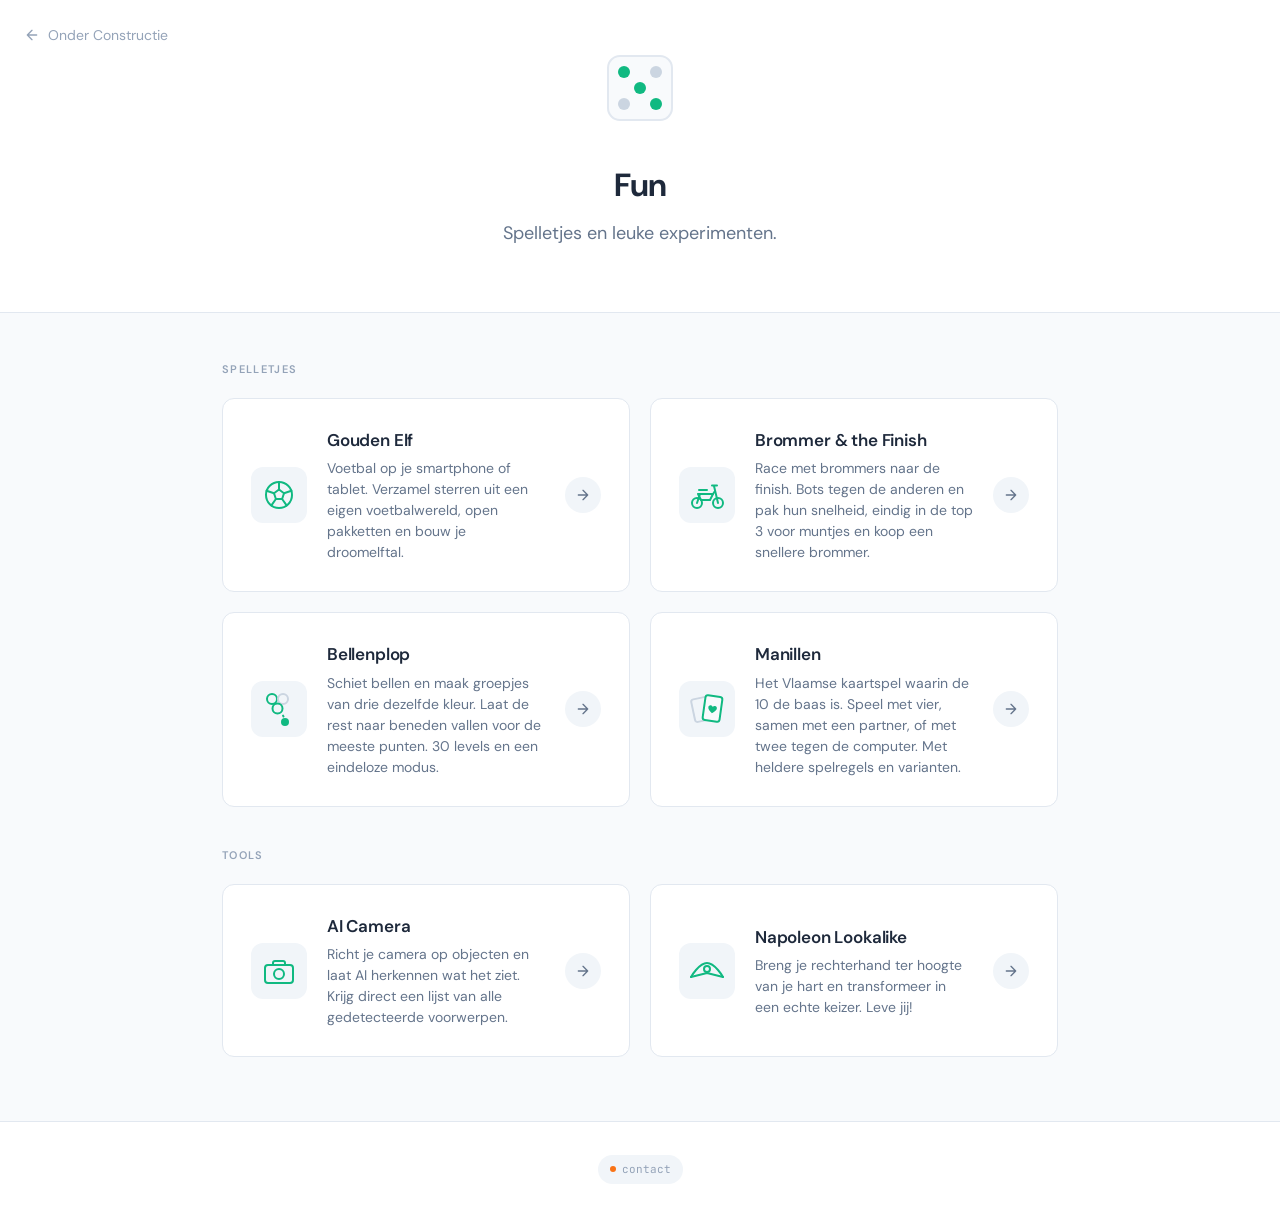
<file: index.html>
<!DOCTYPE html>
<html lang="nl">
<head>
    <meta charset="UTF-8">
    <meta name="viewport" content="width=device-width, initial-scale=1.0">
    <title>Fun – Onder Constructie</title>
    <link rel="icon" type="image/svg+xml" href="data:image/svg+xml,%3Csvg viewBox='0 0 40 40' fill='none' xmlns='http://www.w3.org/2000/svg'%3E%3Crect x='4' y='4' width='32' height='32' rx='6' fill='%23f8fafc' stroke='%23e2e8f0' stroke-width='1.5'/%3E%3Ccircle cx='12' cy='12' r='3' fill='%2310b981'/%3E%3Ccircle cx='28' cy='12' r='3' fill='%23cbd5e1'/%3E%3Ccircle cx='20' cy='20' r='3' fill='%2310b981'/%3E%3Ccircle cx='12' cy='28' r='3' fill='%23cbd5e1'/%3E%3Ccircle cx='28' cy='28' r='3' fill='%2310b981'/%3E%3C/svg%3E">
    <link href="https://fonts.googleapis.com/css2?family=DM+Sans:wght@400;500;600;700&family=JetBrains+Mono:wght@500&display=swap" rel="stylesheet">
    <style>
        :root {
            --slate-900: #0f172a;
            --slate-800: #1e293b;
            --slate-700: #334155;
            --slate-600: #475569;
            --slate-500: #64748b;
            --slate-400: #94a3b8;
            --slate-300: #cbd5e1;
            --slate-200: #e2e8f0;
            --slate-100: #f1f5f9;
            --slate-50: #f8fafc;
            --wit: #ffffff;
            --accent: #10b981;
            --accent-light: #d1fae5;
        }

        * {
            margin: 0;
            padding: 0;
            box-sizing: border-box;
        }

        body {
            font-family: 'DM Sans', system-ui, sans-serif;
            background: var(--slate-50);
            color: var(--slate-700);
            line-height: 1.6;
            min-height: 100vh;
            -webkit-font-smoothing: antialiased;
        }

        /* Header */
        .header {
            padding: 3rem 2rem 4rem;
            text-align: center;
            background: var(--wit);
            border-bottom: 1px solid var(--slate-200);
            position: relative;
        }

        .back-link {
            position: absolute;
            top: 1.5rem;
            left: 1.5rem;
            display: inline-flex;
            align-items: center;
            gap: 0.5rem;
            font-size: 0.875rem;
            color: var(--slate-400);
            text-decoration: none;
            transition: color 0.2s;
        }

        .back-link:hover {
            color: var(--accent);
        }

        .back-link svg {
            width: 16px;
            height: 16px;
        }

        .logo {
            display: inline-block;
            margin-bottom: 1.5rem;
        }

        .logo svg {
            width: 80px;
            height: 80px;
        }

        .site-title {
            font-size: 2rem;
            font-weight: 700;
            color: var(--slate-800);
            letter-spacing: -0.03em;
            margin-bottom: 0.5rem;
        }

        .site-subtitle {
            font-size: 1.125rem;
            color: var(--slate-500);
            max-width: 500px;
            margin: 0 auto;
        }

        /* Main */
        .main {
            max-width: 900px;
            margin: 0 auto;
            padding: 3rem 2rem 4rem;
        }

        .section-label {
            font-size: 0.6875rem;
            font-weight: 600;
            text-transform: uppercase;
            letter-spacing: 0.12em;
            color: var(--slate-400);
            margin-bottom: 1.25rem;
        }

        .projects + .section-label {
            margin-top: 2.5rem;
        }

        /* Project grid */
        .projects {
            display: grid;
            gap: 1.25rem;
            grid-template-columns: repeat(auto-fit, minmax(300px, 1fr));
        }

        .project-card {
            background: var(--wit);
            border-radius: 12px;
            padding: 1.75rem;
            display: grid;
            grid-template-columns: 56px 1fr auto;
            gap: 1.25rem;
            align-items: center;
            text-decoration: none;
            color: inherit;
            border: 1.5px solid var(--slate-200);
            transition: border-color 0.2s, box-shadow 0.2s, transform 0.2s;
        }

        .project-card:hover {
            border-color: var(--accent);
            box-shadow: 0 4px 12px rgba(0,0,0,0.06);
            transform: translateY(-2px);
        }

        .project-icon {
            width: 56px;
            height: 56px;
            background: var(--slate-100);
            border-radius: 12px;
            display: flex;
            align-items: center;
            justify-content: center;
            flex-shrink: 0;
            overflow: hidden;
        }

        .project-icon svg {
            width: 40px;
            height: 40px;
        }

        .project-content {
            min-width: 0;
        }

        .project-title {
            font-size: 1.0625rem;
            font-weight: 600;
            color: var(--slate-800);
            margin-bottom: 0.25rem;
            letter-spacing: -0.01em;
        }

        .project-desc {
            font-size: 0.875rem;
            color: var(--slate-500);
            line-height: 1.5;
        }

        .project-arrow {
            width: 36px;
            height: 36px;
            background: var(--slate-100);
            border-radius: 50%;
            display: flex;
            align-items: center;
            justify-content: center;
            flex-shrink: 0;
            transition: background 0.2s, transform 0.2s;
        }

        .project-card:hover .project-arrow {
            background: var(--accent);
            transform: translateX(2px);
        }

        .project-arrow svg {
            width: 16px;
            height: 16px;
            color: var(--slate-500);
            transition: color 0.2s;
        }

        .project-card:hover .project-arrow svg {
            color: var(--wit);
        }

        /* Footer */
        .footer {
            text-align: center;
            padding: 2rem;
            border-top: 1px solid var(--slate-200);
            background: var(--wit);
        }

        .footer-badge {
            display: inline-flex;
            align-items: center;
            gap: 0.375rem;
            font-family: 'JetBrains Mono', monospace;
            font-size: 0.6875rem;
            color: var(--slate-400);
            background: var(--slate-100);
            padding: 0.375rem 0.75rem;
            border-radius: 100px;
            transition: all 0.2s;
        }

        .footer-badge a {
            color: inherit;
            text-decoration: none;
        }

        .footer-badge .dot {
            width: 6px;
            height: 6px;
            background: #f97316;
            border-radius: 50%;
            transition: background 0.2s;
        }

        .footer-badge:hover .dot {
            background: var(--accent);
            animation: pulse 2s infinite;
        }

        .footer-badge:hover a {
            color: var(--slate-600);
        }

        @keyframes pulse {
            0%, 100% { opacity: 1; }
            50% { opacity: 0.4; }
        }

        /* Responsive */
        @media (max-width: 640px) {
            .header {
                padding: 2rem 1.5rem 3rem;
            }

            .site-title {
                font-size: 1.625rem;
            }

            .main {
                padding: 2rem 1.25rem 3rem;
            }

            .project-card {
                grid-template-columns: 48px 1fr;
                gap: 1rem;
                padding: 1.25rem;
            }

            .project-icon {
                width: 48px;
                height: 48px;
            }

            .project-icon svg {
                width: 32px;
                height: 32px;
            }

            .project-arrow {
                display: none;
            }
        }
    </style>
</head>
<body>
    <header class="header">
        <a href="https://onderconstructie.github.io/" class="back-link">
            <svg viewBox="0 0 24 24" fill="none" stroke="currentColor" stroke-width="2" stroke-linecap="round" stroke-linejoin="round">
                <path d="M19 12H5M12 19l-7-7 7-7"/>
            </svg>
            Onder Constructie
        </a>
        <div class="logo">
            <svg viewBox="0 0 80 80" fill="none" xmlns="http://www.w3.org/2000/svg">
                <rect x="8" y="8" width="64" height="64" rx="12" fill="#f8fafc" stroke="#e2e8f0" stroke-width="2"/>
                <circle cx="24" cy="24" r="6" fill="#10b981"/>
                <circle cx="56" cy="24" r="6" fill="#cbd5e1"/>
                <circle cx="40" cy="40" r="6" fill="#10b981"/>
                <circle cx="24" cy="56" r="6" fill="#cbd5e1"/>
                <circle cx="56" cy="56" r="6" fill="#10b981"/>
            </svg>
        </div>
        <h1 class="site-title">Fun</h1>
        <p class="site-subtitle">Spelletjes en leuke experimenten.</p>
    </header>

    <main class="main">
        <p class="section-label">Spelletjes</p>

        <div class="projects">
            <a href="voetbal/" class="project-card">
                <div class="project-icon">
                    <svg viewBox="0 0 40 40" fill="none" xmlns="http://www.w3.org/2000/svg">
                        <!-- Bal -->
                        <circle cx="20" cy="20" r="13" stroke="#10b981" stroke-width="2" fill="none"/>
                        <!-- Vijfhoek -->
                        <path d="M20 14.5L25 18.2L23.1 24H16.9L15 18.2Z" stroke="#10b981" stroke-width="2" fill="none" stroke-linejoin="round"/>
                        <path d="M20 14.5V7M25 18.2L32.4 15.8M23.1 24L27.6 30.4M16.9 24L12.4 30.4M15 18.2L7.6 15.8" stroke="#10b981" stroke-width="2" stroke-linecap="round"/>
                    </svg>
                </div>
                <div class="project-content">
                    <h3 class="project-title">Gouden Elf</h3>
                    <p class="project-desc">Voetbal op je smartphone of tablet. Verzamel sterren uit een eigen voetbalwereld, open pakketten en bouw je droomelftal.</p>
                </div>
                <div class="project-arrow">
                    <svg viewBox="0 0 24 24" fill="none" stroke="currentColor" stroke-width="2" stroke-linecap="round" stroke-linejoin="round">
                        <path d="M5 12h14M12 5l7 7-7 7"/>
                    </svg>
                </div>
            </a>

            <a href="brommer/" class="project-card">
                <div class="project-icon">
                    <svg viewBox="0 0 40 40" fill="none" xmlns="http://www.w3.org/2000/svg">
                        <!-- Wielen -->
                        <circle cx="10" cy="28" r="5" stroke="#10b981" stroke-width="2"/>
                        <circle cx="31" cy="28" r="5" stroke="#10b981" stroke-width="2"/>
                        <!-- Voorvork en stuur -->
                        <path d="M31 28L27 11M25 10.5h5" stroke="#10b981" stroke-width="2" stroke-linecap="round" stroke-linejoin="round"/>
                        <!-- Kap, motorblok en zadel -->
                        <path d="M11 19h15l-3 6h-9z" stroke="#10b981" stroke-width="2" stroke-linejoin="round"/>
                        <path d="M10 28l3-9M26 19l2-3M12 15h8" stroke="#10b981" stroke-width="2" stroke-linecap="round"/>
                    </svg>
                </div>
                <div class="project-content">
                    <h3 class="project-title">Brommer &amp; the Finish</h3>
                    <p class="project-desc">Race met brommers naar de finish. Bots tegen de anderen en pak hun snelheid, eindig in de top 3 voor muntjes en koop een snellere brommer.</p>
                </div>
                <div class="project-arrow">
                    <svg viewBox="0 0 24 24" fill="none" stroke="currentColor" stroke-width="2" stroke-linecap="round" stroke-linejoin="round">
                        <path d="M5 12h14M12 5l7 7-7 7"/>
                    </svg>
                </div>
            </a>

            <a href="bellenplop/" class="project-card">
                <div class="project-icon">
                    <svg viewBox="0 0 40 40" fill="none" xmlns="http://www.w3.org/2000/svg">
                        <!-- Bellen -->
                        <circle cx="13" cy="10" r="5" stroke="#10b981" stroke-width="2"/>
                        <circle cx="24" cy="10" r="5" stroke="#cbd5e1" stroke-width="2"/>
                        <circle cx="18.5" cy="19.5" r="5" stroke="#10b981" stroke-width="2"/>
                        <!-- Schot -->
                        <circle cx="26" cy="33" r="4" fill="#10b981"/>
                        <path d="M24.5 27.5l-1.5-3" stroke="#10b981" stroke-width="2" stroke-linecap="round" stroke-dasharray="1 3"/>
                    </svg>
                </div>
                <div class="project-content">
                    <h3 class="project-title">Bellenplop</h3>
                    <p class="project-desc">Schiet bellen en maak groepjes van drie dezelfde kleur. Laat de rest naar beneden vallen voor de meeste punten. 30 levels en een eindeloze modus.</p>
                </div>
                <div class="project-arrow">
                    <svg viewBox="0 0 24 24" fill="none" stroke="currentColor" stroke-width="2" stroke-linecap="round" stroke-linejoin="round">
                        <path d="M5 12h14M12 5l7 7-7 7"/>
                    </svg>
                </div>
            </a>

            <a href="manillen/" class="project-card">
                <div class="project-icon">
                    <svg viewBox="0 0 40 40" fill="none" xmlns="http://www.w3.org/2000/svg">
                        <!-- Kaart achteraan -->
                        <rect x="6" y="9" width="16" height="23" rx="2.5" transform="rotate(-12 14 20.5)" stroke="#cbd5e1" stroke-width="2"/>
                        <!-- Kaart vooraan met hartje -->
                        <rect x="17" y="7" width="17" height="25" rx="2.5" transform="rotate(8 25.5 19.5)" stroke="#10b981" stroke-width="2" fill="#f8fafc"/>
                        <path d="M25.6 24.2c-2.9-2.1-4.4-3.7-4.4-5.4 0-1.3 1-2.2 2.2-2.2.9 0 1.7.5 2.1 1.3.4-.8 1.2-1.3 2.1-1.3 1.2 0 2.2.9 2.2 2.2 0 1.7-1.5 3.3-4.2 5.4z" fill="#10b981" transform="rotate(8 25.5 19.5)"/>
                    </svg>
                </div>
                <div class="project-content">
                    <h3 class="project-title">Manillen</h3>
                    <p class="project-desc">Het Vlaamse kaartspel waarin de 10 de baas is. Speel met vier, samen met een partner, of met twee tegen de computer. Met heldere spelregels en varianten.</p>
                </div>
                <div class="project-arrow">
                    <svg viewBox="0 0 24 24" fill="none" stroke="currentColor" stroke-width="2" stroke-linecap="round" stroke-linejoin="round">
                        <path d="M5 12h14M12 5l7 7-7 7"/>
                    </svg>
                </div>
            </a>
        </div>

        <p class="section-label">Tools</p>

        <div class="projects">
            <a href="https://onderconstructie.github.io/camera/" class="project-card">
                <div class="project-icon">
                    <svg viewBox="0 0 40 40" fill="none" xmlns="http://www.w3.org/2000/svg">
                        <!-- Camera body -->
                        <rect x="6" y="14" width="28" height="18" rx="3" stroke="#10b981" stroke-width="2" fill="none"/>
                        <!-- Lens -->
                        <circle cx="20" cy="23" r="5" stroke="#10b981" stroke-width="2" fill="none"/>
                        <!-- Viewfinder -->
                        <path d="M14 14V12C14 11 15 10 16 10H24C25 10 26 11 26 12V14" stroke="#10b981" stroke-width="2" fill="none"/>
                    </svg>
                </div>
                <div class="project-content">
                    <h3 class="project-title">AI Camera</h3>
                    <p class="project-desc">Richt je camera op objecten en laat AI herkennen wat het ziet. Krijg direct een lijst van alle gedetecteerde voorwerpen.</p>
                </div>
                <div class="project-arrow">
                    <svg viewBox="0 0 24 24" fill="none" stroke="currentColor" stroke-width="2" stroke-linecap="round" stroke-linejoin="round">
                        <path d="M5 12h14M12 5l7 7-7 7"/>
                    </svg>
                </div>
            </a>

            <a href="https://onderconstructie.github.io/napoleon/" class="project-card">
                <div class="project-icon">
                    <svg viewBox="0 0 40 40" fill="none" xmlns="http://www.w3.org/2000/svg">
                        <!-- Steekhoed -->
                        <path d="M4 26 C4 26, 12 12, 20 12 C28 12, 36 26, 36 26" stroke="#10b981" stroke-width="2" fill="none" stroke-linecap="round" stroke-linejoin="round"/>
                        <path d="M4 26 L20 22 L36 26" stroke="#10b981" stroke-width="2" fill="none" stroke-linecap="round" stroke-linejoin="round"/>
                        <!-- Kokarde -->
                        <circle cx="20" cy="18" r="3" stroke="#10b981" stroke-width="2" fill="none"/>
                    </svg>
                </div>
                <div class="project-content">
                    <h3 class="project-title">Napoleon Lookalike</h3>
                    <p class="project-desc">Breng je rechterhand ter hoogte van je hart en transformeer in een echte keizer. Leve jij!</p>
                </div>
                <div class="project-arrow">
                    <svg viewBox="0 0 24 24" fill="none" stroke="currentColor" stroke-width="2" stroke-linecap="round" stroke-linejoin="round">
                        <path d="M5 12h14M12 5l7 7-7 7"/>
                    </svg>
                </div>
            </a>
        </div>

    </main>

    <footer class="footer">
        <div class="footer-badge">
            <span class="dot"></span>
            <a href="https://bit.ly/4azfO7S">contact</a>
        </div>
    </footer>
</body>
</html>
</file>
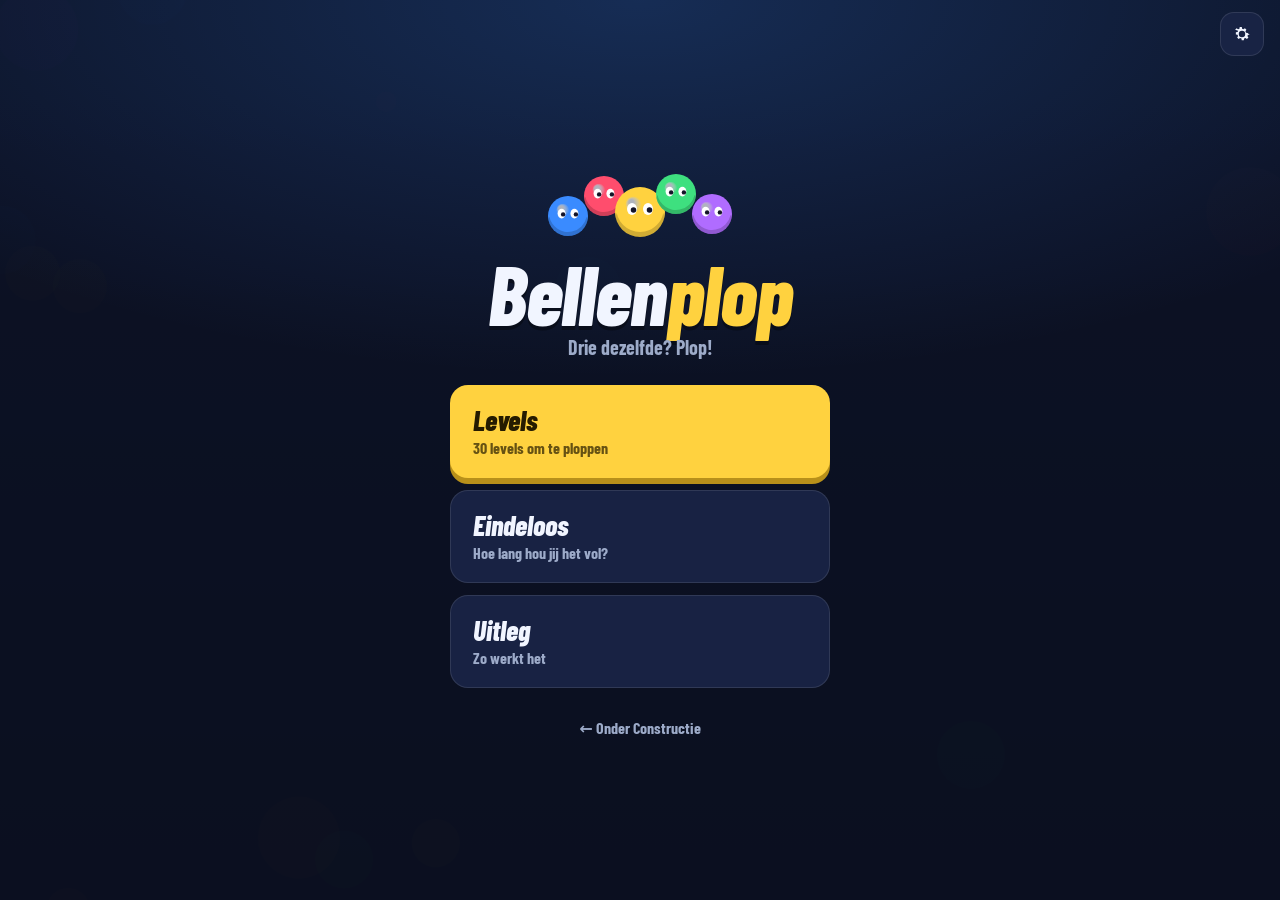
<file: bellenplop/index.html>
<!doctype html>
<html lang="nl">
<head>
  <meta charset="utf-8">
  <meta name="viewport" content="width=device-width, initial-scale=1, maximum-scale=1, user-scalable=no, viewport-fit=cover">
  <meta name="theme-color" content="#0b1020">
  <meta name="color-scheme" content="dark">
  <meta name="apple-mobile-web-app-capable" content="yes">
  <meta name="mobile-web-app-capable" content="yes">
  <meta name="apple-mobile-web-app-status-bar-style" content="black-translucent">
  <meta name="apple-mobile-web-app-title" content="Bellenplop">
  <meta name="description" content="Bellenplop: schiet bellen, maak groepjes van drie of meer van dezelfde kleur en laat de rest naar beneden vallen. 30 levels en een eindeloze modus.">
  <title>Bellenplop</title>
  <link rel="manifest" href="manifest.webmanifest">
  <link rel="icon" href="icons/icon.svg" type="image/svg+xml">
  <link rel="apple-touch-icon" href="icons/apple-touch-icon.png">
  <link rel="preload" href="fonts/bc-800i-latin.woff2" as="font" type="font/woff2" crossorigin>
  <link rel="preload" href="fonts/bc-800-latin.woff2" as="font" type="font/woff2" crossorigin>
  <link rel="stylesheet" href="css/style.css">
</head>
<body>
  <div id="app" class="is-menu">
    <canvas id="field" aria-label="Speelveld"></canvas>

    <div id="hud" hidden>
      <button class="icon-btn" id="btn-pause" aria-label="Pauze">
        <svg viewBox="0 0 24 24"><rect x="6" y="5" width="4" height="14" rx="1.5" fill="currentColor"/><rect x="14" y="5" width="4" height="14" rx="1.5" fill="currentColor"/></svg>
      </button>
      <div class="hud-mid">
        <b id="h-title">Level 1</b>
        <small id="h-sub">schoten 0</small>
      </div>
      <div class="hud-score"><b id="h-score">0</b><small>punten</small></div>
    </div>

    <div id="tip" hidden>
      <p id="tip-aim"><b>Sleep</b> om te mikken, <b>laat los</b> om te schieten.</p>
      <p>Drie dezelfde kleur raken elkaar? <b>Plop!</b> Tik op je bel om te wisselen.</p>
    </div>

    <main id="screens">
      <section class="screen" id="s-home">
        <div class="home-top">
          <button class="icon-btn" data-go="s-settings" aria-label="Instellingen">
            <svg viewBox="0 0 24 24"><path d="M12 8.5a3.5 3.5 0 1 0 0 7 3.5 3.5 0 0 0 0-7Zm8.4 4.6-1.9-.3a6.8 6.8 0 0 1-.6 1.5l1.1 1.6-1.6 1.6-1.6-1.1c-.5.3-1 .5-1.5.6l-.3 1.9h-2.3l-.3-1.9a6.8 6.8 0 0 1-1.5-.6l-1.6 1.1-1.6-1.6 1.1-1.6c-.3-.5-.5-1-.6-1.5l-1.9-.3v-2.3l1.9-.3c.1-.5.3-1 .6-1.5L4.5 7.4 6.1 5.8l1.6 1.1c.5-.3 1-.5 1.5-.6l.3-1.9h2.3l.3 1.9c.5.1 1 .3 1.5.6l1.6-1.1 1.6 1.6-1.1 1.6c.3.5.5 1 .6 1.5l1.9.3Z" fill="currentColor"/></svg>
          </button>
        </div>
        <div class="logo" aria-hidden="true">
          <canvas id="logo-cv" width="320" height="120"></canvas>
        </div>
        <h1 class="title">Bellen<span>plop</span></h1>
        <p class="tag">Drie dezelfde? Plop!</p>
        <div class="tiles">
          <button class="tile tile-main" data-go="s-levels">
            <span class="tile-title">Levels</span>
            <span class="tile-sub" id="home-levels">30 levels</span>
          </button>
          <button class="tile" id="btn-endless">
            <span class="tile-title">Eindeloos</span>
            <span class="tile-sub" id="home-endless">Hoe lang hou jij het vol?</span>
          </button>
          <button class="tile" data-go="s-help">
            <span class="tile-title">Uitleg</span>
            <span class="tile-sub">Zo werkt het</span>
          </button>
        </div>
        <footer class="home-foot"><a class="link-btn" href="../">← Onder Constructie</a></footer>
      </section>

      <section class="screen" id="s-levels" hidden>
        <header class="bar"><button class="icon-btn" data-go="s-home" aria-label="Terug"><svg viewBox="0 0 24 24"><path d="M15 4l-8 8 8 8" fill="none" stroke="currentColor" stroke-width="3" stroke-linecap="round" stroke-linejoin="round"/></svg></button><h2>Levels</h2><span class="bar-right" id="lv-stars">0 ★</span></header>
        <div class="level-grid" id="level-grid"></div>
      </section>

      <section class="screen" id="s-help" hidden>
        <header class="bar"><button class="icon-btn" data-go="s-home" aria-label="Terug"><svg viewBox="0 0 24 24"><path d="M15 4l-8 8 8 8" fill="none" stroke="currentColor" stroke-width="3" stroke-linecap="round" stroke-linejoin="round"/></svg></button><h2>Uitleg</h2><span class="bar-right"></span></header>
        <div class="help">
          <div class="help-item"><i class="dot c3"></i><div><b>Mikken en schieten</b><p>Sleep je vinger over het veld om te mikken. De stippellijn toont waar je bel blijft plakken. Laat los om te schieten. Tegen de zijkant kaatst de bel terug.</p></div></div>
          <div class="help-item"><i class="dot c0"></i><div><b>Drie dezelfde: plop</b><p>Raken drie of meer bellen van dezelfde kleur elkaar, dan ploppen ze.</p></div></div>
          <div class="help-item"><i class="dot c2"></i><div><b>Laat ze vallen</b><p>Bellen die nergens meer aan het plafond hangen, vallen naar beneden. Dat geeft de meeste punten. Ook grijze stenen vallen zo weg: ploppen kunnen ze niet.</p></div></div>
          <div class="help-item"><i class="dot c1"></i><div><b>Wisselen</b><p>Tik op je bel of op de volgende bel om ze om te wisselen.</p></div></div>
          <div class="help-item"><i class="dot c5"></i><div><b>Pas op voor het plafond</b><p>De gele stippen tonen hoeveel missers je nog mag. Zijn ze op, dan zakt het plafond een rij. In de eindeloze modus komt er na elke reeks schoten een nieuwe rij bij. Komt een bel over de stippellijn onderaan, dan is het voorbij.</p></div></div>
          <div class="help-item"><i class="dot c4"></i><div><b>Supersnoepjes</b><p>Laat je bellen vallen, dan loopt de ring rond je bel vol. Vol? Dan krijg je een <b>bom</b> die alles rondom wegblaast of een <b>regenboogbel</b> die de kleur aanneemt die het meest oplevert.</p></div></div>
          <div class="help-item"><i class="dot star">★</i><div><b>Sterren</b><p>Hoe minder schoten je nodig hebt, hoe meer sterren. In elk level zie je bovenaan hoeveel schoten je mag gebruiken voor drie sterren.</p></div></div>
        </div>
      </section>

      <section class="screen" id="s-settings" hidden>
        <header class="bar"><button class="icon-btn" data-go="s-home" aria-label="Terug"><svg viewBox="0 0 24 24"><path d="M15 4l-8 8 8 8" fill="none" stroke="currentColor" stroke-width="3" stroke-linecap="round" stroke-linejoin="round"/></svg></button><h2>Instellingen</h2><span class="bar-right"></span></header>
        <div class="settings">
          <label class="toggle"><span>Geluid</span><input type="checkbox" id="set-sound"><i></i></label>
          <label class="toggle"><span>Trillen</span><input type="checkbox" id="set-vibration"><i></i></label>
          <label class="toggle"><span>Vormpjes op de bellen<small>Handig als je sommige kleuren moeilijk uit elkaar houdt</small></span><input type="checkbox" id="set-shapes"><i></i></label>
          <button class="btn btn-ghost" id="btn-reset">Voortgang wissen</button>
        </div>
      </section>
    </main>

    <div id="overlays"></div>
  </div>
  <noscript><p style="color:#fff;padding:2rem;font-family:sans-serif">Bellenplop heeft JavaScript nodig.</p></noscript>
  <script type="module" src="js/main.js"></script>
</body>
</html>
</file>
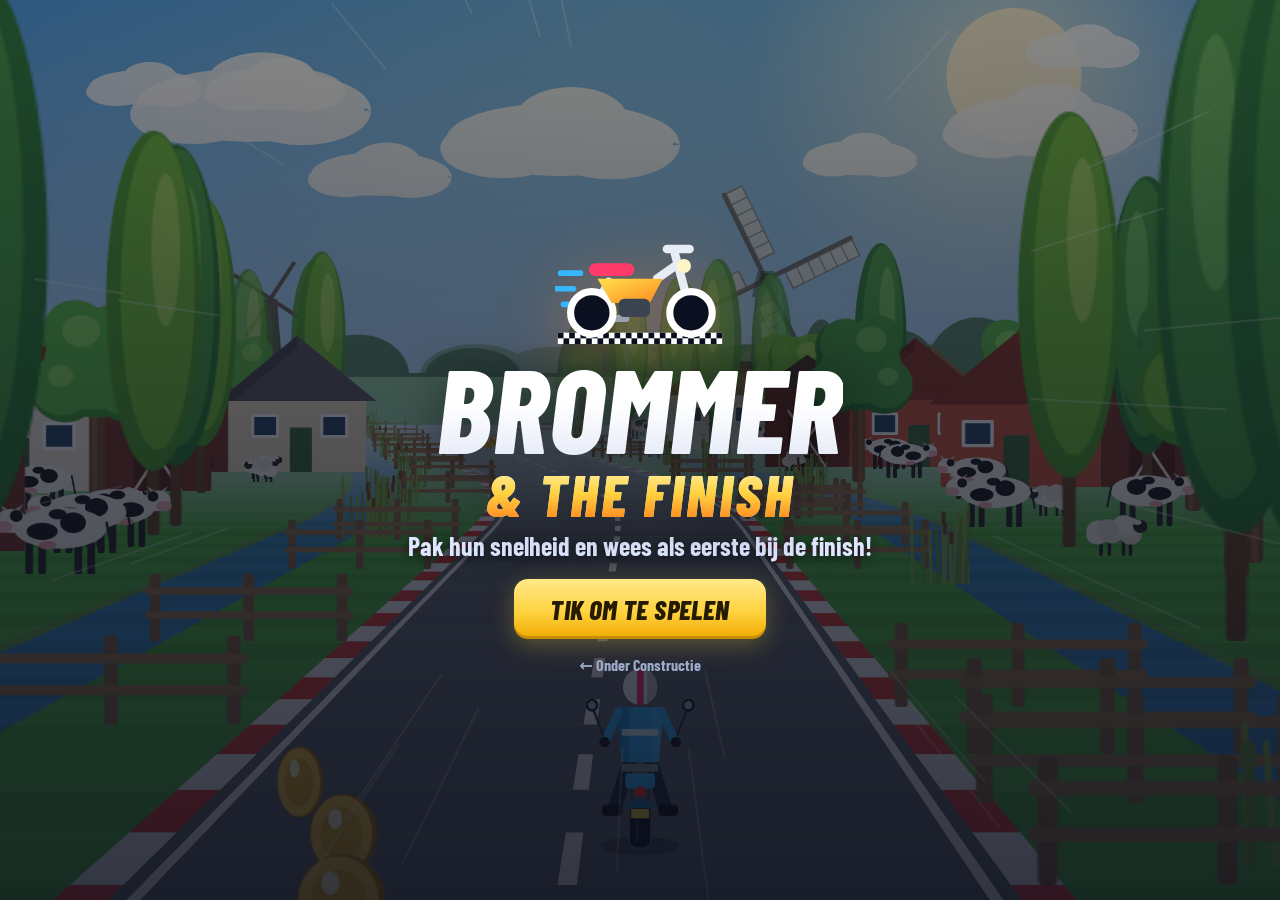
<file: brommer/index.html>
<!doctype html>
<html lang="nl">
<head>
  <meta charset="utf-8">
  <meta name="viewport" content="width=device-width, initial-scale=1, maximum-scale=1, user-scalable=no, viewport-fit=cover">
  <meta name="theme-color" content="#0b1020">
  <meta name="color-scheme" content="dark">
  <meta name="apple-mobile-web-app-capable" content="yes">
  <meta name="mobile-web-app-capable" content="yes">
  <meta name="apple-mobile-web-app-status-bar-style" content="black-translucent">
  <meta name="apple-mobile-web-app-title" content="Brommer">
  <meta name="description" content="Brommer &amp; the Finish: race met brommers naar de finish. Bots tegen de anderen en pak hun snelheid. Eindig in de top 3 voor muntjes en koop nieuwe brommers.">
  <title>Brommer &amp; the Finish</title>
  <link rel="manifest" href="manifest.webmanifest">
  <link rel="icon" href="icons/icon.svg" type="image/svg+xml">
  <link rel="apple-touch-icon" href="icons/apple-touch-icon.png">
  <link rel="preload" href="fonts/bc-800i-latin.woff2" as="font" type="font/woff2" crossorigin>
  <link rel="preload" href="fonts/bc-800-latin.woff2" as="font" type="font/woff2" crossorigin>
  <link rel="stylesheet" href="css/style.css">
</head>
<body>
  <div id="app" class="is-menu">
    <canvas id="road" aria-hidden="true"></canvas>
    <div id="menu-bg" aria-hidden="true"></div>

    <!-- Steering: hold the left or right half of the screen -->
    <div id="controls" hidden>
      <div class="zone zone-l" id="zone-l"><svg viewBox="0 0 24 24" aria-hidden="true"><path d="M15 4l-8 8 8 8" fill="none" stroke="currentColor" stroke-width="3" stroke-linecap="round" stroke-linejoin="round"/></svg></div>
      <div class="zone zone-r" id="zone-r"><svg viewBox="0 0 24 24" aria-hidden="true"><path d="M9 4l8 8-8 8" fill="none" stroke="currentColor" stroke-width="3" stroke-linecap="round" stroke-linejoin="round"/></svg></div>
    </div>

    <!-- In-race HUD -->
    <div id="hud" hidden>
      <div class="hud-tl">
        <div class="pos"><b id="h-pos">1e</b><small id="h-of">/8</small></div>
        <div class="speedo">
          <div class="kmh"><b id="h-kmh">0</b><small>km/u</small></div>
          <div class="stolen" id="h-stolen" title="Boost van gepakte snelheid">+0</div>
          <div class="turbo" title="Boost"><i id="h-turbo"></i></div>
        </div>
        <div class="lvl" id="level-tag">Level 1</div>
      </div>
      <div class="progress" aria-hidden="true"><div class="track" id="h-track"><span class="finish-flag"></span></div></div>
      <div class="hud-tr">
        <div class="hud-coins"><i class="coin"></i><b id="h-coins">0</b></div>
        <button class="hud-btn" id="btn-pause" aria-label="Pauze"><svg viewBox="0 0 24 24"><rect x="6" y="5" width="4" height="14" rx="1"/><rect x="14" y="5" width="4" height="14" rx="1"/></svg></button>
      </div>
      <button class="horn" id="btn-horn" aria-label="Toeter"><svg viewBox="0 0 40 32" aria-hidden="true"><circle cx="8" cy="16" r="7" fill="#2a2e35"/><path d="M14 13h9l13-9v24l-13-9h-9z" fill="currentColor"/><path d="M14 13h9v6h-9z" fill="#8b929c"/></svg><span>TOET</span></button>
      <button class="brake" id="btn-brake" aria-label="Rem"><svg viewBox="0 0 40 32" aria-hidden="true"><path d="M9 7l11 9 11-9M9 16l11 9 11-9" fill="none" stroke="currentColor" stroke-width="4.2" stroke-linecap="round" stroke-linejoin="round"/></svg><span>REM</span></button>
      <div id="countdown" aria-live="assertive"></div>
      <div id="banner" aria-live="polite"></div>
      <div id="warn" aria-hidden="true"><span>!</span></div>
    </div>

    <!-- Menu screens -->
    <main id="screens">
      <section class="screen" id="s-title">
        <div class="title-wrap">
          <div class="logo-mark" aria-hidden="true">
            <svg viewBox="0 0 120 84"><defs><linearGradient id="fr" x1="0" y1="0" x2="1" y2="1"><stop offset="0" stop-color="#ffe14d"/><stop offset="1" stop-color="#ff8a1f"/></linearGradient></defs><rect x="2" y="76" width="116" height="8" fill="#fff"/><rect x="2" y="76" width="4" height="4" fill="#0b1020"/><rect x="6" y="80" width="4" height="4" fill="#0b1020"/><rect x="10" y="76" width="4" height="4" fill="#0b1020"/><rect x="14" y="80" width="4" height="4" fill="#0b1020"/><rect x="18" y="76" width="4" height="4" fill="#0b1020"/><rect x="22" y="80" width="4" height="4" fill="#0b1020"/><rect x="26" y="76" width="4" height="4" fill="#0b1020"/><rect x="30" y="80" width="4" height="4" fill="#0b1020"/><rect x="34" y="76" width="4" height="4" fill="#0b1020"/><rect x="38" y="80" width="4" height="4" fill="#0b1020"/><rect x="42" y="76" width="4" height="4" fill="#0b1020"/><rect x="46" y="80" width="4" height="4" fill="#0b1020"/><rect x="50" y="76" width="4" height="4" fill="#0b1020"/><rect x="54" y="80" width="4" height="4" fill="#0b1020"/><rect x="58" y="76" width="4" height="4" fill="#0b1020"/><rect x="62" y="80" width="4" height="4" fill="#0b1020"/><rect x="66" y="76" width="4" height="4" fill="#0b1020"/><rect x="70" y="80" width="4" height="4" fill="#0b1020"/><rect x="74" y="76" width="4" height="4" fill="#0b1020"/><rect x="78" y="80" width="4" height="4" fill="#0b1020"/><rect x="82" y="76" width="4" height="4" fill="#0b1020"/><rect x="86" y="80" width="4" height="4" fill="#0b1020"/><rect x="90" y="76" width="4" height="4" fill="#0b1020"/><rect x="94" y="80" width="4" height="4" fill="#0b1020"/><rect x="98" y="76" width="4" height="4" fill="#0b1020"/><rect x="102" y="80" width="4" height="4" fill="#0b1020"/><rect x="106" y="76" width="4" height="4" fill="#0b1020"/><rect x="110" y="80" width="4" height="4" fill="#0b1020"/><rect x="114" y="76" width="4" height="4" fill="#0b1020"/><path d="M4 34h14M1 45h12M6 56h8" stroke="#35b6ff" stroke-width="4" stroke-linecap="round"/><path d="M50 66H14" stroke="#9aa3ad" stroke-width="5" stroke-linecap="round"/><path d="M26 62L38 40M72 38l14-10M96 62L84 18M79 17h16" fill="none" stroke="#e8edf5" stroke-width="6" stroke-linecap="round" stroke-linejoin="round"/><circle cx="26" cy="62" r="15" fill="#0b1020" stroke="#fff" stroke-width="5"/><circle cx="96" cy="62" r="15" fill="#0b1020" stroke="#fff" stroke-width="5"/><path d="M30 38h46l-9 17H40z" fill="url(#fr)"/><rect x="45" y="52" width="22" height="13" rx="4" fill="#3b4250"/><rect x="24" y="27" width="32" height="9" rx="4.5" fill="#ff3b6b"/><circle cx="91" cy="29" r="5" fill="#fff6c8"/></svg>
          </div>
          <h1 class="logo-text">BROMMER <span>&amp; THE FINISH</span></h1>
          <p class="tagline">Pak hun snelheid en wees als eerste bij de finish!</p>
          <button class="btn btn-primary btn-xl pulse" id="btn-start"><span>Tik om te spelen</span></button>
          <a class="back-home" href="../">← Onder Constructie</a>
        </div>
      </section>

      <section class="screen" id="s-home" hidden>
        <header class="topbar">
          <div class="tb-logo">BROMMER <span>&amp; THE FINISH</span></div>
          <div class="tb-right">
            <div class="coins" id="coins-home"><i class="coin"></i><b>0</b></div>
            <button class="icon-btn" id="btn-fullscreen" aria-label="Volledig scherm"><svg viewBox="0 0 24 24"><path d="M4 9V4h5M20 9V4h-5M4 15v5h5M20 15v5h-5" fill="none" stroke="currentColor" stroke-width="2.2" stroke-linecap="round"/></svg></button>
            <button class="icon-btn" data-go="s-settings" aria-label="Instellingen"><svg viewBox="0 0 24 24"><path d="M12 8.5a3.5 3.5 0 1 0 0 7 3.5 3.5 0 0 0 0-7zm8.4 5-.1-3 2-1.6-2-3.4-2.4.9a8 8 0 0 0-2.5-1.5L15 2h-4l-.4 2.5A8 8 0 0 0 8 6l-2.4-1-2 3.4 2 1.6a8 8 0 0 0 0 3l-2 1.6 2 3.4L8 18a8 8 0 0 0 2.6 1.5L11 22h4l.4-2.5A8 8 0 0 0 18 18l2.4.9 2-3.4z" fill="none" stroke="currentColor" stroke-width="1.7"/></svg></button>
          </div>
        </header>
        <div class="home-grid">
          <button class="tile tile-race" id="tile-race">
            <span class="tile-icon"><svg viewBox="0 0 48 48"><path d="M9 44V5" stroke="currentColor" stroke-width="3.6" stroke-linecap="round"/><path d="M11 7h28v20H11z" fill="#fff"/><path d="M11 7h7v5h-7zM25 7h7v5h-7zM18 12h7v5h-7zM32 12h7v5h-7zM11 17h7v5h-7zM25 17h7v5h-7zM18 22h7v5h-7zM32 22h7v5h-7z" fill="#1c0d00"/></svg></span>
            <span class="tile-cta">Rijden!</span>
            <span class="tile-kicker" id="race-level">Level 1</span>
            <span class="tile-title" id="race-title">Eerste ritje</span>
            <span class="tile-sub" id="race-world">De Polder</span>
          </button>
          <button class="tile tile-levels" data-go="s-levels">
            <span class="tile-icon"><svg viewBox="0 0 48 48"><path d="M6 38l10-12 8 7 8-14 10 19z" fill="currentColor"/><circle cx="36" cy="11" r="4" fill="currentColor"/></svg></span>
            <span class="tile-title">Levels</span>
            <span class="tile-sub">5 werelden en nog moeilijker</span>
          </button>
          <button class="tile tile-garage" data-go="s-garage">
            <canvas class="tile-moped" id="home-moped-cv" width="220" height="126" aria-hidden="true"></canvas>
            <span class="tile-title">Garage</span>
            <span class="tile-sub" id="home-moped">Snorretje</span>
            <span class="badge" id="garage-badge" hidden>€</span>
          </button>
          <button class="tile tile-help" data-go="s-help">
            <span class="tile-icon"><svg viewBox="0 0 48 48"><circle cx="24" cy="24" r="19" fill="none" stroke="currentColor" stroke-width="3"/><path d="M18.5 19a5.5 5.5 0 1 1 8 4.9c-1.6.8-2.5 2-2.5 3.6V29" fill="none" stroke="currentColor" stroke-width="3.2" stroke-linecap="round"/><circle cx="24" cy="35" r="2.2" fill="currentColor"/></svg></span>
            <span class="tile-title">Uitleg</span>
            <span class="tile-sub">Zo pak je hun snelheid</span>
          </button>
        </div>
        <footer class="home-foot"><a class="link-btn" href="../">← Onder Constructie</a></footer>
      </section>

      <section class="screen" id="s-levels" hidden></section>
      <section class="screen" id="s-garage" hidden></section>
      <section class="screen" id="s-help" hidden></section>
      <section class="screen" id="s-settings" hidden></section>
    </main>

    <div id="overlays"></div>
    <div id="toast" role="status"></div>
  </div>
  <noscript><p style="color:#fff;padding:2rem;font-family:sans-serif">Brommer &amp; the Finish heeft JavaScript nodig.</p></noscript>
  <script type="module" src="js/main.js"></script>
</body>
</html>
</file>
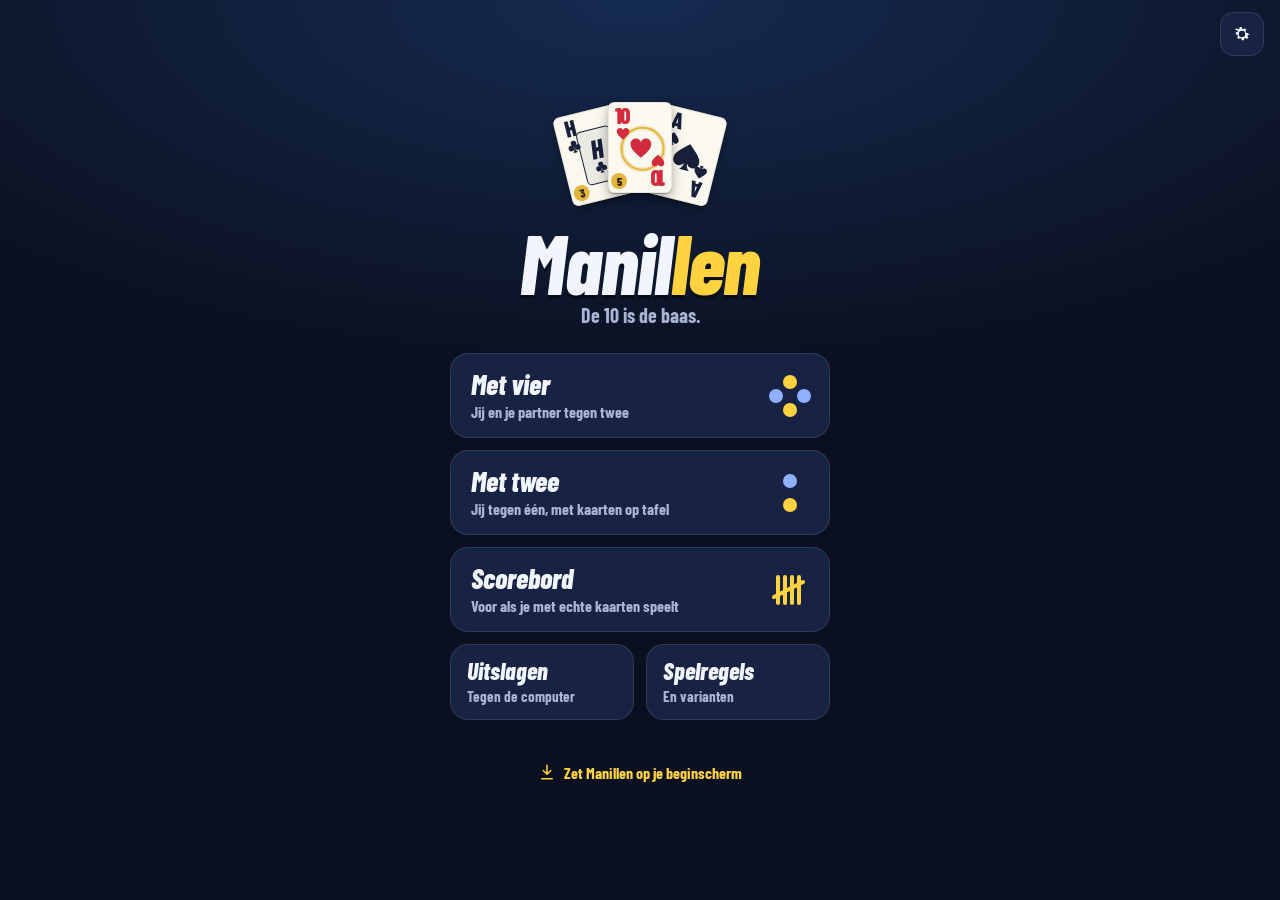
<file: manillen/index.html>
<!doctype html>
<html lang="nl">
<head>
  <meta charset="utf-8">
  <meta name="viewport" content="width=device-width, initial-scale=1, viewport-fit=cover">
  <meta name="theme-color" content="#0b1020">
  <meta name="color-scheme" content="dark">
  <meta name="apple-mobile-web-app-capable" content="yes">
  <meta name="mobile-web-app-capable" content="yes">
  <meta name="apple-mobile-web-app-status-bar-style" content="black-translucent">
  <meta name="apple-mobile-web-app-title" content="Manillen">
  <meta name="description" content="Manillen: het Vlaamse kaartspel waarin de 10 de hoogste kaart is. Speel met vier (met een partner) of met twee, tegen de computer. Met heldere spelregels en varianten.">
  <title>Manillen</title>
  <link rel="manifest" href="manifest.webmanifest">
  <link rel="icon" href="icons/icon.svg" type="image/svg+xml">
  <link rel="apple-touch-icon" href="icons/apple-touch-icon.png">
  <link rel="preload" href="fonts/bc-800i-latin.woff2" as="font" type="font/woff2" crossorigin>
  <link rel="preload" href="fonts/bc-800-latin.woff2" as="font" type="font/woff2" crossorigin>
  <link rel="stylesheet" href="css/style.css">
</head>
<body>
  <svg width="0" height="0" style="position:absolute" aria-hidden="true">
    <defs>
      <symbol id="s-h" viewBox="0 0 100 100"><path d="M50 90C22 68 5 51 5 31 5 16 16 7 29 7c10 0 17 6 21 15 4-9 11-15 21-15 13 0 24 9 24 24 0 20-17 37-45 59Z"/></symbol>
      <symbol id="s-r" viewBox="0 0 100 100"><path d="M50 4Q67 30 88 50 67 70 50 96 33 70 12 50 33 30 50 4Z"/></symbol>
      <symbol id="s-s" viewBox="0 0 100 100"><path d="M50 5C78 30 95 44 95 61c0 14-10 22-21 22-9 0-16-5-19-12 1 10 4 18 12 24H33c8-6 11-14 12-24-3 7-10 12-19 12C15 83 5 75 5 61 5 44 22 30 50 5Z"/></symbol>
      <symbol id="s-k" viewBox="0 0 100 100"><circle cx="50" cy="28" r="20"/><circle cx="27" cy="59" r="20"/><circle cx="73" cy="59" r="20"/><path d="M43 40h14v18H43z"/><path d="M46 60c0 15-4 26-13 35h34c-9-9-13-20-13-35Z"/></symbol>
    </defs>
  </svg>

  <div id="app" class="is-menu">
    <!-- ======== speeltafel ======== -->
    <section id="table" hidden aria-label="Speeltafel">
      <header id="hud">
        <button class="icon-btn" id="btn-menu" aria-label="Pauze">
          <svg viewBox="0 0 24 24"><rect x="6" y="5" width="4" height="14" rx="1.5" fill="currentColor"/><rect x="14" y="5" width="4" height="14" rx="1.5" fill="currentColor"/></svg>
        </button>
        <button class="hud-mid" id="h-mid" aria-describedby="h-round">
          <span class="trump-chip" id="h-trump">Troef?</span>
          <small id="h-round">Ronde 1</small>
        </button>
        <button class="hud-score" id="h-score"></button>
        <div id="roundbar"></div>
      </header>

      <div id="felt">
        <div class="seat" id="pos-top"></div>
        <div class="seat" id="pos-left"></div>
        <div class="seat" id="pos-right"></div>
        <div class="stacks" id="stacks-opp" role="group" aria-label="Open kaarten van de tegenspeler"></div>
        <div id="trick" role="group" aria-label="Kaarten op tafel"></div>
        <div class="stacks" id="stacks-me" role="group" aria-label="Jouw open kaarten op tafel"></div>
        <div class="seat seat-me" id="pos-me"></div>
        <div id="decide" hidden></div>
      </div>

      <div id="status-row">
        <p id="status">&nbsp;</p>
        <button class="chip-btn" id="btn-tip" hidden aria-keyshortcuts="T"><svg viewBox="0 0 24 24" aria-hidden="true"><path d="M9 18h6M10 21h4M12 3a6 6 0 0 0-3.6 10.8c.7.6 1.1 1.3 1.1 2.2h5c0-.9.4-1.6 1.1-2.2A6 6 0 0 0 12 3Z" fill="none" stroke="currentColor" stroke-width="2" stroke-linecap="round" stroke-linejoin="round"/></svg>Tip</button>
        <button class="chip-btn" id="btn-last" hidden aria-label="Vorige slag bekijken"></button>
      </div>
      <div id="hand" role="group" aria-label="Jouw kaarten"></div>
      <aside id="side" aria-label="Verloop van de ronde"></aside>
      <div id="toast" role="status" hidden></div>
    </section>

    <!-- ======== schermen ======== -->
    <main id="screens">
      <section class="screen" id="s-home">
        <div class="home-top"><button class="icon-btn" data-go="s-settings" aria-label="Instellingen"><svg viewBox="0 0 24 24"><path d="M12 8.5a3.5 3.5 0 1 0 0 7 3.5 3.5 0 0 0 0-7Zm8.4 4.6-1.9-.3a6.8 6.8 0 0 1-.6 1.5l1.1 1.6-1.6 1.6-1.6-1.1c-.5.3-1 .5-1.5.6l-.3 1.9h-2.3l-.3-1.9a6.8 6.8 0 0 1-1.5-.6l-1.6 1.1-1.6-1.6 1.1-1.6c-.3-.5-.5-1-.6-1.5l-1.9-.3v-2.3l1.9-.3c.1-.5.3-1 .6-1.5L4.5 7.4 6.1 5.8l1.6 1.1c.5-.3 1-.5 1.5-.6l.3-1.9h2.3l.3 1.9c.5.1 1 .3 1.5.6l1.6-1.1 1.6 1.6-1.1 1.6c.3.5.5 1 .6 1.5l1.9.3Z" fill="currentColor"/></svg></button></div>
        <div class="logo" aria-hidden="true" id="logo"></div>
        <h1 class="title">Manil<span>len</span></h1>
        <p class="tag">De 10 is de baas.</p>
        <div class="tiles">
          <button class="tile tile-main" id="btn-resume" hidden>
            <span class="tile-title">Verder spelen</span>
            <span class="tile-sub" id="resume-sub"></span>
          </button>
          <button class="tile" id="btn-four">
            <span class="tile-ico" aria-hidden="true"><i></i><i></i><i></i><i></i></span>
            <span class="tile-title">Met vier</span>
            <span class="tile-sub">Jij en je partner tegen twee</span>
          </button>
          <button class="tile" id="btn-two">
            <span class="tile-ico two" aria-hidden="true"><i></i><i></i></span>
            <span class="tile-title">Met twee</span>
            <span class="tile-sub">Jij tegen één, met kaarten op tafel</span>
          </button>
          <button class="tile" data-go="s-tally">
            <span class="tile-ico tally" aria-hidden="true"><svg viewBox="0 0 42 42"><path d="M9 8v26M16 8v26M23 8v26M30 8v26M5 28 34 13" fill="none" stroke="currentColor" stroke-width="4" stroke-linecap="round"/></svg></span>
            <span class="tile-title">Scorebord</span>
            <span class="tile-sub" id="tally-sub">Voor als je met echte kaarten speelt</span>
          </button>
          <div class="tile-pair">
            <button class="tile" data-go="s-score">
              <span class="tile-title">Uitslagen</span>
              <span class="tile-sub">Tegen de computer</span>
            </button>
            <button class="tile" data-go="s-rules">
              <span class="tile-title">Spelregels</span>
              <span class="tile-sub">En varianten</span>
            </button>
          </div>
        </div>
        <footer class="home-foot"><button class="link-btn install-btn" id="btn-install" hidden><svg viewBox="0 0 24 24" aria-hidden="true"><path d="M12 3v12m-5-5 5 5 5-5M5 21h14" fill="none" stroke="currentColor" stroke-width="2" stroke-linecap="round" stroke-linejoin="round"/></svg>Zet Manillen op je beginscherm</button></footer>
      </section>

      <section class="screen" id="s-rules" hidden>
        <header class="bar"><button class="icon-btn" id="rules-back" aria-label="Terug"><svg viewBox="0 0 24 24"><path d="M15 4l-8 8 8 8" fill="none" stroke="currentColor" stroke-width="3" stroke-linecap="round" stroke-linejoin="round"/></svg></button><h2>Spelregels</h2><span class="bar-right"></span></header>
        <nav class="rules-nav" aria-label="Onderdelen">
          <a href="#r-doel">Doel</a><a href="#r-kaarten">Kaarten</a><a href="#r-troef">Troef</a><a href="#r-mee">Meegaan</a><a href="#r-spelen">Spelen</a><a href="#r-tellen">Tellen</a><a href="#r-twee">Met twee</a><a href="#r-var" class="hot">Varianten</a>
        </nav>
        <div class="help" id="rules-body"></div>
      </section>

      <section class="screen" id="s-score" hidden>
        <header class="bar"><button class="icon-btn" id="score-back" aria-label="Terug"><svg viewBox="0 0 24 24"><path d="M15 4l-8 8 8 8" fill="none" stroke="currentColor" stroke-width="3" stroke-linecap="round" stroke-linejoin="round"/></svg></button><h2>Uitslagen</h2><span class="bar-right"></span></header>
        <div class="score" id="score-body"></div>
      </section>

      <section class="screen" id="s-tally" hidden>
        <header class="bar"><button class="icon-btn" id="tally-back" aria-label="Terug"><svg viewBox="0 0 24 24"><path d="M15 4l-8 8 8 8" fill="none" stroke="currentColor" stroke-width="3" stroke-linecap="round" stroke-linejoin="round"/></svg></button><h2>Scorebord</h2><span class="bar-right"><button class="icon-btn" id="tally-share" aria-label="Stand delen" hidden><svg viewBox="0 0 24 24" aria-hidden="true"><path d="M12 15V4m-4 4 4-4 4 4M6 12H5a1 1 0 0 0-1 1v6a1 1 0 0 0 1 1h14a1 1 0 0 0 1-1v-6a1 1 0 0 0-1-1h-1" fill="none" stroke="currentColor" stroke-width="2.4" stroke-linecap="round" stroke-linejoin="round"/></svg></button></span></header>
        <div class="score" id="tally-body"></div>
      </section>

      <section class="screen" id="s-settings" hidden>
        <header class="bar"><button class="icon-btn" id="settings-back" aria-label="Terug"><svg viewBox="0 0 24 24"><path d="M15 4l-8 8 8 8" fill="none" stroke="currentColor" stroke-width="3" stroke-linecap="round" stroke-linejoin="round"/></svg></button><h2>Instellingen</h2><span class="bar-right"></span></header>
        <div class="settings" id="settings-body"></div>
      </section>
    </main>

    <div id="overlays"></div>
  </div>
  <div id="sr" class="sr-only" aria-live="polite" aria-atomic="true"></div>
  <noscript><p style="color:#fff;padding:2rem;font-family:sans-serif">Manillen heeft JavaScript nodig.</p></noscript>
  <script type="module" src="js/main.js"></script>
</body>
</html>
</file>
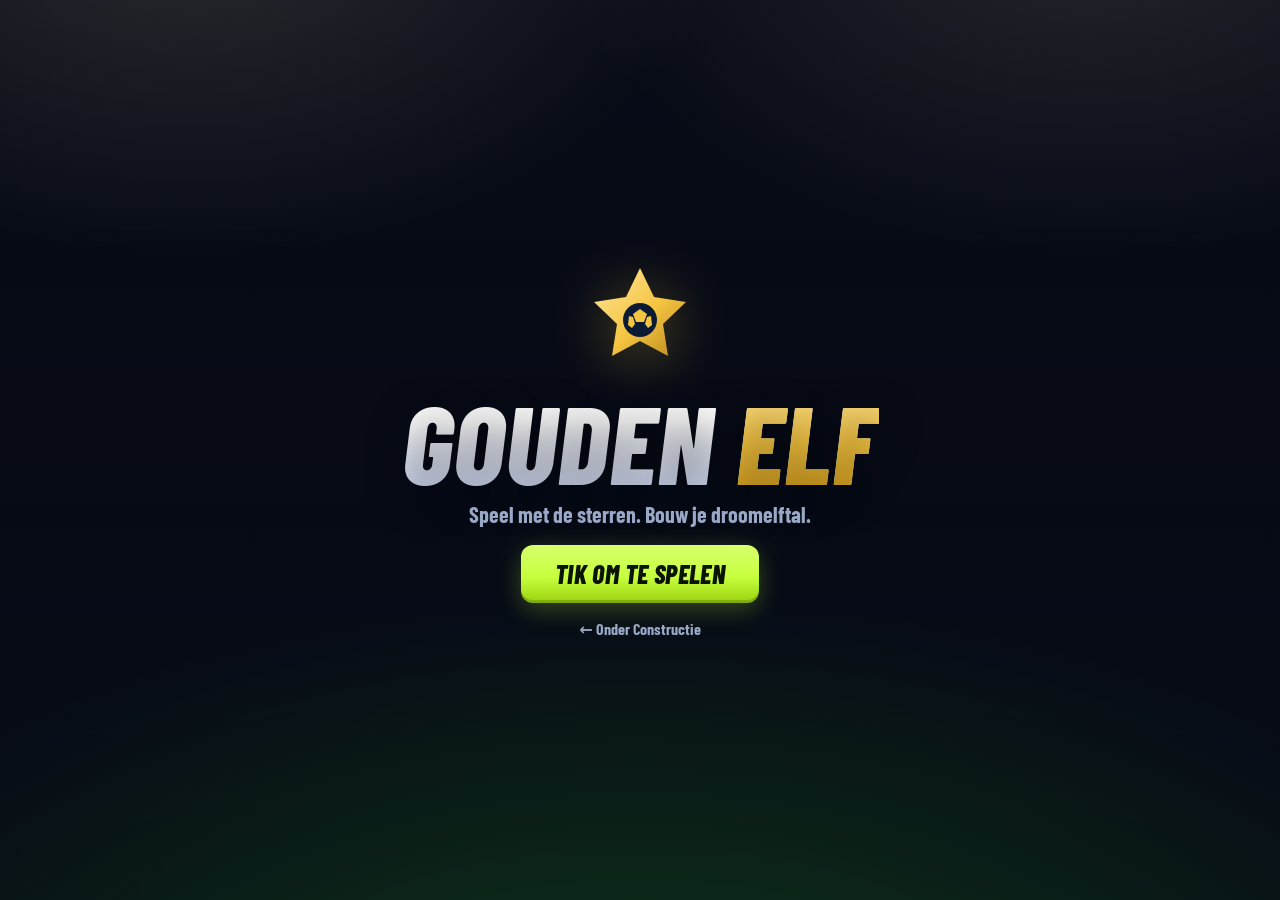
<file: voetbal/index.html>
<!doctype html>
<html lang="nl">
<head>
  <meta charset="utf-8">
  <meta name="viewport" content="width=device-width, initial-scale=1, maximum-scale=1, user-scalable=no, viewport-fit=cover">
  <meta name="theme-color" content="#070b16">
  <meta name="color-scheme" content="dark">
  <meta name="apple-mobile-web-app-capable" content="yes">
  <meta name="mobile-web-app-capable" content="yes">
  <meta name="apple-mobile-web-app-status-bar-style" content="black-translucent">
  <meta name="apple-mobile-web-app-title" content="Gouden Elf">
  <meta name="description" content="Gouden Elf: snel voetbal voor je smartphone en tablet. Verzamel sterren uit een eigen voetbalwereld, open pakketten en bouw je droomelftal.">
  <title>Gouden Elf – voetbal</title>
  <link rel="manifest" href="manifest.webmanifest">
  <link rel="icon" href="icons/icon.svg" type="image/svg+xml">
  <link rel="apple-touch-icon" href="icons/apple-touch-icon.png">
  <link rel="preload" href="fonts/bc-800i-latin.woff2" as="font" type="font/woff2" crossorigin>
  <link rel="preload" href="fonts/bc-700-latin.woff2" as="font" type="font/woff2" crossorigin>
  <link rel="stylesheet" href="css/style.css">
</head>
<body>
  <div id="app" class="is-menu">
    <canvas id="pitch" aria-hidden="true"></canvas>
    <div id="menu-bg" aria-hidden="true"></div>

    <!-- In-match HUD -->
    <div id="hud" hidden>
      <div class="scorebug" id="scorebug">
        <div class="sb-team sb-home"><span class="sb-flag" id="sb-flag0"></span><span class="sb-name" id="sb-name0">THU</span></div>
        <div class="sb-score"><span id="sb-s0">0</span><i>–</i><span id="sb-s1">0</span></div>
        <div class="sb-team sb-away"><span class="sb-name" id="sb-name1">UIT</span><span class="sb-flag" id="sb-flag1"></span></div>
        <div class="sb-clock" id="sb-clock">00:00</div>
      </div>
      <button class="hud-btn" id="btn-pause" aria-label="Pauze">
        <svg viewBox="0 0 24 24"><rect x="6" y="5" width="4" height="14" rx="1"/><rect x="14" y="5" width="4" height="14" rx="1"/></svg>
      </button>
      <canvas id="radar" aria-hidden="true"></canvas>
      <div id="banner" aria-live="polite"></div>
      <div id="hint"></div>
      <div id="goal-flash" aria-live="assertive">
        <div class="gf-word">DOELPUNT!</div>
        <div class="gf-scorer" id="gf-scorer"></div>
      </div>
      <div id="replay-tag"><span class="dot"></span>HERHALING<small>tik om over te slaan</small></div>
      <div id="attack-panel"></div>
    </div>

    <!-- Touch controls -->
    <div id="controls" hidden>
      <div class="joy" id="joy"><div class="joy-ring"></div><div class="joy-knob" id="joy-knob"></div></div>
      <div class="cbtn cbtn-shoot" id="b-shoot" data-btn="shoot">
        <svg class="power" viewBox="0 0 100 100" aria-hidden="true"><circle class="power-bg" cx="50" cy="50" r="46"/><circle class="power-fg" id="power-fg" cx="50" cy="50" r="46"/></svg>
        <span class="cbtn-label" id="l-shoot">SCHIET</span>
      </div>
      <div class="cbtn cbtn-pass" id="b-pass" data-btn="pass"><span class="cbtn-label" id="l-pass">PASS</span></div>
      <div class="cbtn cbtn-through" id="b-through" data-btn="through"><span class="cbtn-label" id="l-through">DOOR</span></div>
      <div class="cbtn cbtn-sprint" id="b-sprint" data-btn="sprint"><span class="cbtn-label" id="l-sprint">SPRINT</span></div>
    </div>

    <!-- Menu screens -->
    <main id="screens">
      <section class="screen" id="s-title">
        <div class="title-wrap">
          <div class="logo-mark" aria-hidden="true">
            <svg viewBox="0 0 120 120"><defs><linearGradient id="lg" x1="0" y1="0" x2="1" y2="1"><stop offset="0" stop-color="#ffe7a1"/><stop offset=".55" stop-color="#f5c542"/><stop offset="1" stop-color="#b8871b"/></linearGradient></defs><path d="M60 6l14 29 32 5-23 22 5 32-28-15-28 15 5-32L14 40l32-5z" fill="url(#lg)"/><circle cx="60" cy="58" r="17" fill="#0b1b33"/><path d="M60 47l7 5-3 8h-8l-3-8zM49 54l4 1 2 7-3 4-4-3zM71 54l-4 1-2 7 3 4 4-3z" fill="#f5c542"/></svg>
          </div>
          <h1 class="logo-text">GOUDEN <span>ELF</span></h1>
          <p class="tagline">Speel met de sterren. Bouw je droomelftal.</p>
          <button class="btn btn-primary btn-xl pulse" id="btn-start"><span>Tik om te spelen</span></button>
          <a class="back-home" href="../">← Onder Constructie</a>
        </div>
      </section>

      <section class="screen" id="s-home" hidden>
        <header class="topbar">
          <div class="tb-logo">GOUDEN <span>ELF</span></div>
          <div class="tb-right">
            <div class="coins" id="coins-home"><i class="coin"></i><b>0</b></div>
            <button class="icon-btn" id="btn-fullscreen" aria-label="Volledig scherm"><svg viewBox="0 0 24 24"><path d="M4 9V4h5M20 9V4h-5M4 15v5h5M20 15v5h-5" fill="none" stroke="currentColor" stroke-width="2.2" stroke-linecap="round"/></svg></button>
            <button class="icon-btn" data-go="s-settings" aria-label="Instellingen"><svg viewBox="0 0 24 24"><path d="M12 8.5a3.5 3.5 0 1 0 0 7 3.5 3.5 0 0 0 0-7zm8.4 5-.1-3 2-1.6-2-3.4-2.4.9a8 8 0 0 0-2.5-1.5L15 2h-4l-.4 2.5A8 8 0 0 0 8 6l-2.4-1-2 3.4 2 1.6a8 8 0 0 0 0 3l-2 1.6 2 3.4L8 18a8 8 0 0 0 2.6 1.5L11 22h4l.4-2.5A8 8 0 0 0 18 18l2.4.9 2-3.4z" fill="none" stroke="currentColor" stroke-width="1.7"/></svg></button>
          </div>
        </header>
        <div class="home-grid">
          <button class="tile tile-play" data-mode="match">
            <span class="tile-icon"><svg viewBox="0 0 48 48"><circle cx="24" cy="24" r="19" fill="none" stroke="currentColor" stroke-width="3"/><path d="M24 14l8 6-3 10H19l-3-10z" fill="currentColor"/></svg></span>
            <span class="tile-title">Snelle wedstrijd</span>
            <span class="tile-sub">11 tegen 11 · volledige match</span>
            <span class="tile-cta">Speel nu</span>
          </button>
          <button class="tile tile-attack" data-mode="attack">
            <span class="tile-icon"><svg viewBox="0 0 48 48"><path d="M27 4L10 27h12l-3 17 19-25H26z" fill="currentColor"/></svg></span>
            <span class="tile-title">Aanvalsduel</span>
            <span class="tile-sub">Alleen aanvallen · snel</span>
          </button>
          <button class="tile tile-cup" data-mode="cup">
            <span class="tile-icon"><svg viewBox="0 0 48 48"><path d="M14 6h20v8a10 10 0 0 1-20 0zM14 9H7a7 7 0 0 0 7 9M34 9h7a7 7 0 0 1-7 9M24 24v8M16 42h16l-2-10H18z" fill="none" stroke="currentColor" stroke-width="3" stroke-linejoin="round"/></svg></span>
            <span class="tile-title">Gouden Beker</span>
            <span class="tile-sub">Toernooi · 8 teams</span>
          </button>
          <button class="tile tile-pens" data-mode="penalties">
            <span class="tile-icon"><svg viewBox="0 0 48 48"><path d="M5 12h38v26" fill="none" stroke="currentColor" stroke-width="3"/><path d="M5 12v26" stroke="currentColor" stroke-width="3"/><circle cx="30" cy="25" r="5" fill="currentColor"/></svg></span>
            <span class="tile-title">Strafschoppen</span>
            <span class="tile-sub">Nerven van staal</span>
          </button>
          <button class="tile tile-squad" data-go="s-squad">
            <span class="tile-icon"><svg viewBox="0 0 48 48"><path d="M16 6l-10 6 4 9 5-2v23h18V19l5 2 4-9-10-6a8 8 0 0 1-16 0z" fill="currentColor"/></svg></span>
            <span class="tile-title">Mijn Elf</span>
            <span class="tile-sub" id="home-ovr">Team OVR –</span>
          </button>
          <button class="tile tile-help" data-go="s-help">
            <span class="tile-icon"><svg viewBox="0 0 48 48"><circle cx="24" cy="24" r="19" fill="none" stroke="currentColor" stroke-width="3"/><path d="M18.5 19a5.5 5.5 0 1 1 8 4.9c-1.6.8-2.5 2-2.5 3.6V29" fill="none" stroke="currentColor" stroke-width="3.2" stroke-linecap="round"/><circle cx="24" cy="35" r="2.2" fill="currentColor"/></svg></span>
            <span class="tile-title">Uitleg</span>
            <span class="tile-sub">Besturing &amp; tips</span>
          </button>
          <button class="tile tile-packs" data-go="s-packs">
            <span class="tile-icon"><svg viewBox="0 0 48 48"><rect x="9" y="6" width="24" height="34" rx="3" fill="none" stroke="currentColor" stroke-width="3"/><rect x="15" y="10" width="24" height="34" rx="3" fill="currentColor"/></svg></span>
            <span class="tile-title">Pakketten</span>
            <span class="tile-sub">Nieuwe sterren</span>
            <span class="badge" id="packs-badge" hidden>!</span>
          </button>
        </div>
        <footer class="home-foot">
          <a class="link-btn" href="../">← Onder Constructie</a>
        </footer>
      </section>

      <section class="screen" id="s-setup" hidden>
        <header class="topbar">
          <button class="icon-btn back" data-back aria-label="Terug"><svg viewBox="0 0 24 24"><path d="M15 5l-7 7 7 7" fill="none" stroke="currentColor" stroke-width="2.6" stroke-linecap="round" stroke-linejoin="round"/></svg></button>
          <h2 class="screen-title" id="setup-title">Snelle wedstrijd</h2>
          <div class="tb-right"></div>
        </header>
        <div class="setup">
          <div class="matchup">
            <div class="team-pick" id="pick0"></div>
            <div class="vs">VS</div>
            <div class="team-pick" id="pick1"></div>
          </div>
          <div class="setup-opts">
            <div class="opt-row"><span class="opt-label">Niveau</span><div class="seg" id="seg-diff"></div></div>
            <div class="opt-row" id="row-dur"><span class="opt-label" id="dur-label">Duur</span><div class="seg" id="seg-dur"></div></div>
          </div>
          <button class="btn btn-primary btn-xl" id="btn-kickoff"><span>Aftrap!</span></button>
        </div>
      </section>

      <section class="screen" id="s-squad" hidden></section>
      <section class="screen" id="s-packs" hidden></section>
      <section class="screen" id="s-cup" hidden></section>
      <section class="screen" id="s-settings" hidden></section>
      <section class="screen" id="s-help" hidden></section>
    </main>

    <!-- Overlays -->
    <div id="overlays"></div>
    <div id="rotate">
      <div class="rot-phone" aria-hidden="true"></div>
      <p>Draai je toestel voor de beste ervaring</p>
      <button class="btn btn-ghost" id="rot-quit"><span>Terug naar menu</span></button>
    </div>
    <div id="toast" role="status"></div>
  </div>
  <noscript><p style="color:#fff;padding:2rem;font-family:sans-serif">Gouden Elf heeft JavaScript nodig.</p></noscript>
  <script type="module" src="js/main.js"></script>
</body>
</html>
</file>
<file: bellenplop/css/style.css>
/* Bellenplop – styles. Dark game UI around a canvas field, both orientations, safe-area aware. */

@font-face { font-family: 'Barlow Condensed'; font-style: normal; font-weight: 700; font-display: swap; src: url(../fonts/bc-700-latin.woff2) format('woff2'); }
@font-face { font-family: 'Barlow Condensed'; font-style: normal; font-weight: 800; font-display: swap; src: url(../fonts/bc-800-latin.woff2) format('woff2'); }
@font-face { font-family: 'Barlow Condensed'; font-style: italic; font-weight: 800; font-display: swap; src: url(../fonts/bc-800i-latin.woff2) format('woff2'); }

:root {
  --bg: #0b1020;
  --panel: rgba(13, 19, 38, 0.92);
  --panel2: rgba(26, 36, 70, 0.95);
  --line: rgba(255, 255, 255, 0.1);
  --text: #f1f5ff;
  --muted: #9dabc9;
  --accent: #ffd23f;
  --accent-ink: #251b00;
  --hot: #ff4d6d;
  --c0: #ff4d6d; --c1: #ffd23f; --c2: #3ee07f; --c3: #3a8bff; --c4: #b06cff; --c5: #ff8f2e;
  --sa-t: env(safe-area-inset-top, 0px);
  --sa-r: env(safe-area-inset-right, 0px);
  --sa-b: env(safe-area-inset-bottom, 0px);
  --sa-l: env(safe-area-inset-left, 0px);
  --font: 'Barlow Condensed', 'Arial Narrow', system-ui, sans-serif;
}

* { box-sizing: border-box; margin: 0; padding: 0; }
html, body {
  height: 100%;
  background: var(--bg);
  color: var(--text);
  font-family: var(--font);
  font-weight: 700;
  overflow: hidden;
  overscroll-behavior: none;
  -webkit-font-smoothing: antialiased;
  -webkit-tap-highlight-color: transparent;
  -webkit-touch-callout: none;
  -webkit-user-select: none;
  user-select: none;
  -webkit-text-size-adjust: 100%;
}
button { font: inherit; color: inherit; background: none; border: 0; cursor: pointer; touch-action: manipulation; }
button:focus-visible, a:focus-visible, input:focus-visible + i { outline: 2px solid var(--c3); outline-offset: 2px; }
a { color: inherit; }
svg { display: block; }
[hidden] { display: none !important; }

#app { position: fixed; inset: 0; overflow: hidden; }
#field { position: absolute; inset: 0; width: 100%; height: 100%; touch-action: none; z-index: 0; }
#hud { z-index: 2; }
#tip { z-index: 3; }
#screens { z-index: 4; }
#overlays { z-index: 5; }

/* ---------- HUD ---------- */
#hud {
  position: absolute; left: 0; right: 0; top: 0;
  padding: calc(var(--sa-t) + 8px) calc(var(--sa-r) + 12px) 0 calc(var(--sa-l) + 12px);
  display: grid; grid-template-columns: 48px 1fr auto; align-items: center; gap: 10px;
  pointer-events: none;
}
#hud button { pointer-events: auto; }
.icon-btn {
  width: 44px; height: 44px; border-radius: 14px;
  display: grid; place-items: center;
  background: var(--panel2); border: 1px solid var(--line);
}
.icon-btn svg { width: 22px; height: 22px; }
.hud-mid { text-align: center; line-height: 1.05; }
.hud-mid b { font-size: 22px; font-weight: 800; font-style: italic; letter-spacing: 0.01em; }
.hud-mid small { display: block; font-size: 14px; color: var(--muted); }
.hud-mid small .ok { color: var(--accent); }
.hud-mid small .over { color: var(--muted); text-decoration: line-through; }
.hud-score { text-align: right; line-height: 1; min-width: 64px; }
.hud-score b { display: block; font-size: 26px; font-weight: 800; font-style: italic; color: var(--accent); font-variant-numeric: tabular-nums; }
.hud-score small { font-size: 12px; color: var(--muted); text-transform: uppercase; letter-spacing: 0.08em; }

#tip {
  position: absolute; left: 50%; top: 52%;
  transform: translateX(-50%);
  width: min(86vw, 360px);
  background: var(--panel); border: 1px solid var(--line); border-radius: 16px;
  padding: 14px 18px; text-align: center; font-size: 18px; line-height: 1.25;
  pointer-events: none; animation: bob 1.6s ease-in-out infinite;
}
#tip p + p { margin-top: 6px; color: var(--muted); font-size: 16px; }
#tip b { color: var(--accent); }
@keyframes bob { 50% { transform: translate(-50%, -6px); } }

/* ---------- screens ---------- */
#screens { position: absolute; inset: 0; pointer-events: none; }
.screen {
  position: absolute; inset: 0; pointer-events: auto;
  overflow-y: auto; -webkit-overflow-scrolling: touch;
  padding: calc(var(--sa-t) + 12px) calc(var(--sa-r) + 16px) calc(var(--sa-b) + 16px) calc(var(--sa-l) + 16px);
  background: radial-gradient(120% 70% at 50% 0%, rgba(58, 139, 255, 0.22), transparent 60%), rgba(11, 16, 32, 0.86);
  display: flex; flex-direction: column; align-items: center;
}
#s-home { justify-content: center; gap: 4px; }
.home-top { position: absolute; top: calc(var(--sa-t) + 12px); right: calc(var(--sa-r) + 16px); }
.logo canvas { width: 240px; height: 90px; }
.title { font-size: clamp(54px, 15vw, 84px); font-weight: 800; font-style: italic; line-height: 0.9; letter-spacing: -0.01em; text-shadow: 0 4px 0 rgba(0,0,0,0.35); }
.title span { color: var(--accent); }
.tag { color: var(--muted); font-size: 20px; margin-bottom: 22px; }
.tiles { display: grid; gap: 12px; width: min(100%, 380px); }
.tile {
  display: flex; flex-direction: column; align-items: flex-start; text-align: left;
  padding: 16px 20px; border-radius: 18px;
  background: var(--panel2); border: 1px solid var(--line);
  transition: transform 0.12s;
}
.tile:active { transform: scale(0.97); }
.tile-title { font-size: 28px; font-weight: 800; font-style: italic; line-height: 1; }
.tile-sub { font-size: 16px; color: var(--muted); margin-top: 4px; }
.tile-main { background: var(--accent); color: var(--accent-ink); border-color: transparent; box-shadow: 0 6px 0 #b8901a; }
.tile-main .tile-sub { color: rgba(37, 27, 0, 0.7); }
.home-foot { margin-top: 26px; }
.link-btn { color: var(--muted); text-decoration: none; font-size: 16px; padding: 8px; }

.bar { width: min(100%, 560px); display: grid; grid-template-columns: 44px 1fr 44px; align-items: center; gap: 10px; margin-bottom: 16px; }
.bar h2 { text-align: center; font-size: 30px; font-weight: 800; font-style: italic; }
.bar-right { text-align: right; color: var(--accent); font-size: 18px; white-space: nowrap; }

.level-grid { width: min(100%, 560px); display: grid; grid-template-columns: repeat(5, 1fr); gap: 10px; padding-bottom: 12px; }
.lv {
  aspect-ratio: 1; border-radius: 16px; background: var(--panel2); border: 1px solid var(--line);
  display: flex; flex-direction: column; align-items: center; justify-content: center; gap: 2px;
}
.lv b { font-size: 26px; font-weight: 800; font-style: italic; line-height: 1; }
.lv .st { font-size: 13px; letter-spacing: 1px; color: rgba(255,255,255,0.18); }
.lv .st .on { color: var(--accent); }
.lv.locked { opacity: 0.35; }
.lv.current { border-color: var(--accent); box-shadow: 0 0 0 2px rgba(255, 210, 63, 0.35); }
.lv:not(.locked):active { transform: scale(0.95); }

.help { width: min(100%, 560px); display: grid; gap: 14px; padding-bottom: 12px; }
.help-item { display: grid; grid-template-columns: 36px 1fr; gap: 12px; align-items: start; background: var(--panel2); border: 1px solid var(--line); border-radius: 16px; padding: 14px 16px; }
.help-item b { font-size: 21px; font-weight: 800; }
.help-item p { font-size: 17px; color: var(--muted); line-height: 1.3; margin-top: 2px; font-family: system-ui, sans-serif; font-weight: 500; }
.help-item p b { font-size: inherit; color: var(--text); }
.dot { width: 34px; height: 34px; border-radius: 50%; display: grid; place-items: center; font-style: normal; box-shadow: inset -4px -5px 0 rgba(0,0,0,0.2), inset 4px 4px 0 rgba(255,255,255,0.25); }
.dot.c0 { background: var(--c0); } .dot.c1 { background: var(--c1); } .dot.c2 { background: var(--c2); }
.dot.c3 { background: var(--c3); } .dot.c4 { background: var(--c4); } .dot.c5 { background: var(--c5); }
.dot.star { background: var(--panel); color: var(--accent); font-size: 20px; box-shadow: none; }

.settings { width: min(100%, 460px); display: grid; gap: 12px; }
.toggle { display: flex; align-items: center; justify-content: space-between; gap: 16px; background: var(--panel2); border: 1px solid var(--line); border-radius: 16px; padding: 14px 16px; font-size: 21px; cursor: pointer; }
.toggle small { display: block; font-size: 15px; color: var(--muted); font-family: system-ui, sans-serif; font-weight: 500; }
.toggle input { position: absolute; opacity: 0; pointer-events: none; }
.toggle i { flex: none; width: 52px; height: 30px; border-radius: 15px; background: rgba(255,255,255,0.15); position: relative; transition: background 0.2s; }
.toggle i::after { content: ''; position: absolute; top: 3px; left: 3px; width: 24px; height: 24px; border-radius: 50%; background: #fff; transition: transform 0.2s; }
.toggle input:checked + i { background: var(--c2); }
.toggle input:checked + i::after { transform: translateX(22px); }

.btn { display: inline-flex; align-items: center; justify-content: center; min-height: 52px; padding: 0 22px; border-radius: 16px; font-size: 22px; font-weight: 800; font-style: italic; }
.btn-main { background: var(--accent); color: var(--accent-ink); box-shadow: 0 5px 0 #b8901a; }
.btn-main:active { transform: translateY(3px); box-shadow: 0 2px 0 #b8901a; }
.btn-ghost { background: var(--panel2); border: 1px solid var(--line); }
#btn-reset { margin-top: 18px; color: var(--muted); font-size: 18px; min-height: 46px; }

/* ---------- overlays ---------- */
.overlay {
  position: absolute; inset: 0; display: grid; place-items: center;
  background: rgba(5, 8, 20, 0.6); padding: 20px;
  animation: fade 0.2s ease-out;
}
@keyframes fade { from { opacity: 0; } }
.card {
  width: min(100%, 360px); background: var(--panel); border: 1px solid var(--line); border-radius: 22px;
  padding: 22px 20px 20px; text-align: center; display: grid; gap: 10px;
  animation: pop 0.28s cubic-bezier(.2,1.4,.4,1);
}
@keyframes pop { from { transform: scale(0.85); opacity: 0; } }
.card h3 { font-size: 40px; font-weight: 800; font-style: italic; line-height: 1; }
.card h3.win { color: var(--accent); }
.card h3.lose { color: var(--hot); }
.card p { color: var(--muted); font-size: 18px; }
.card .stats { display: grid; grid-template-columns: 1fr 1fr; gap: 8px; margin: 6px 0; }
.card .stats div { background: var(--panel2); border-radius: 12px; padding: 8px; }
.card .stats b { display: block; font-size: 26px; font-style: italic; font-weight: 800; }
.card .stats small { color: var(--muted); font-size: 14px; }
.card .new { color: var(--accent); }
.card .row { display: grid; grid-template-columns: 1fr 1fr; gap: 10px; margin-top: 6px; }
.card .row .btn { width: 100%; }
.card .btn-wide { width: 100%; }
.stars { display: flex; justify-content: center; gap: 6px; font-size: 52px; line-height: 1; }
.stars span { color: rgba(255,255,255,0.15); transform: scale(0.6); transition: transform 0.3s cubic-bezier(.2,1.6,.4,1), color 0.2s; }
.stars span.on { color: var(--accent); transform: scale(1); text-shadow: 0 0 18px rgba(255,210,63,0.5); }
.goal { font-size: 15px !important; }

@media (min-height: 760px) {
  .tile { padding: 20px 22px; }
}
@media (orientation: landscape) and (max-height: 500px) {
  .logo { display: none; }
  .tag { margin-bottom: 12px; }
  #s-home { justify-content: flex-start; }
  .tiles { grid-template-columns: 1fr 1fr 1fr; width: min(100%, 640px); }
  .level-grid { grid-template-columns: repeat(10, 1fr); }
}
</file>
<file: brommer/css/style.css>
/* Brommer & the Finish – styles. Dark game UI over the road, both orientations, safe-area aware. */

@font-face { font-family: 'Barlow Condensed'; font-style: normal; font-weight: 700; font-display: swap; src: url(../fonts/bc-700-latin.woff2) format('woff2'); }
@font-face { font-family: 'Barlow Condensed'; font-style: normal; font-weight: 800; font-display: swap; src: url(../fonts/bc-800-latin.woff2) format('woff2'); }
@font-face { font-family: 'Barlow Condensed'; font-style: italic; font-weight: 800; font-display: swap; src: url(../fonts/bc-800i-latin.woff2) format('woff2'); }

:root {
  --bg: #0b1020;
  --panel: rgba(13, 19, 38, 0.9);
  --panel2: rgba(22, 31, 60, 0.95);
  --line: rgba(255, 255, 255, 0.1);
  --text: #f1f5ff;
  --muted: #9dabc9;
  --accent: #ffd23f;
  --accent-ink: #251b00;
  --hot: #ff3b6b;
  --cyan: #35b6ff;
  --gain: #7df9ff;
  --loss: #ff5c7a;
  --gold: #f5c542;
  --silver: #cfd7e2;
  --bronze: #d6904e;
  --ok: #3ee07f;
  --sa-t: env(safe-area-inset-top, 0px);
  --sa-r: env(safe-area-inset-right, 0px);
  --sa-b: env(safe-area-inset-bottom, 0px);
  --sa-l: env(safe-area-inset-left, 0px);
  --font: 'Barlow Condensed', 'Arial Narrow', system-ui, sans-serif;
}

* { box-sizing: border-box; margin: 0; padding: 0; }
html, body {
  height: 100%;
  background: var(--bg);
  color: var(--text);
  font-family: var(--font);
  font-weight: 700;
  overflow: hidden;
  overscroll-behavior: none;
  -webkit-font-smoothing: antialiased;
  -webkit-tap-highlight-color: transparent;
  -webkit-touch-callout: none;
  -webkit-user-select: none;
  user-select: none;
  -webkit-text-size-adjust: 100%;
}
button { font: inherit; color: inherit; background: none; border: 0; cursor: pointer; touch-action: manipulation; }
button:focus-visible, a:focus-visible, input:focus-visible { outline: 2px solid var(--cyan); outline-offset: 2px; }
a { color: inherit; }
svg { display: block; }
[hidden] { display: none !important; }

#app { position: fixed; inset: 0; overflow: hidden; }
#road { position: absolute; inset: 0; width: 100%; height: 100%; touch-action: none; z-index: 0; }
/* Stacking: road < menu shade < steering zones < HUD (only its buttons take touches) < screens < overlays */
#menu-bg { z-index: 1; }
#controls { z-index: 2; }
#hud { z-index: 3; }
#screens { z-index: 4; }
#overlays { z-index: 5; }

/* ---------------------------------------------------------------- menu shade over the demo race */
#menu-bg {
  position: absolute; inset: 0; pointer-events: none;
  background:
    radial-gradient(80% 60% at 50% 0%, rgba(255, 210, 63, 0.1), transparent 70%),
    linear-gradient(180deg, rgba(8, 12, 26, 0.5), rgba(8, 12, 26, 0.82));
  transition: opacity .4s;
}
#app:not(.is-menu) #menu-bg { opacity: 0; }
#menu-bg.deep { background: linear-gradient(180deg, rgba(8, 12, 26, 0.8), rgba(8, 12, 26, 0.92)); }

/* ---------------------------------------------------------------- screens */
#screens { position: absolute; inset: 0; pointer-events: none; }
.screen {
  position: absolute; inset: 0;
  padding: calc(var(--sa-t) + 10px) calc(var(--sa-r) + 16px) calc(var(--sa-b) + 10px) calc(var(--sa-l) + 16px);
  display: flex; flex-direction: column;
  pointer-events: auto;
  animation: screenIn .28s ease-out;
}
@keyframes screenIn { from { opacity: 0; transform: translateY(8px); } to { opacity: 1; transform: none; } }
.scroll { overflow-y: auto; -webkit-overflow-scrolling: touch; touch-action: pan-y; overscroll-behavior: contain; }

.topbar { display: flex; align-items: center; gap: 12px; min-height: 48px; flex: 0 0 auto; }
.tb-logo { font-style: italic; font-weight: 800; font-size: 26px; letter-spacing: .5px; line-height: .9; white-space: nowrap; }
.tb-logo span { display: block; font-size: .62em; letter-spacing: 1.2px; }
.tb-logo span, .logo-text span { color: var(--accent); }
.tb-right { margin-left: auto; display: flex; align-items: center; gap: 8px; }
.screen-title { font-style: italic; font-weight: 800; font-size: 28px; letter-spacing: .3px; text-transform: uppercase; }
.icon-btn {
  width: 44px; height: 44px; border-radius: 12px;
  display: grid; place-items: center;
  background: var(--panel); border: 1px solid var(--line);
}
.icon-btn svg { width: 22px; height: 22px; fill: currentColor; }
.icon-btn:active { transform: scale(.94); }

.coins {
  display: inline-flex; align-items: center; gap: 7px;
  height: 38px; padding: 0 13px 0 8px; border-radius: 999px;
  background: var(--panel); border: 1px solid var(--line);
  font-weight: 800; font-size: 20px; font-variant-numeric: tabular-nums;
}
.coin {
  width: 20px; height: 20px; border-radius: 50%; flex: 0 0 auto;
  background: radial-gradient(circle at 35% 30%, #fff3c2, var(--gold) 45%, #b07d12);
  box-shadow: inset 0 0 0 2px rgba(120, 80, 0, .35);
  display: inline-block;
}

/* ---------------------------------------------------------------- buttons */
.btn {
  display: inline-flex; align-items: center; justify-content: center; gap: 8px;
  height: 50px; padding: 0 26px;
  border-radius: 14px; font-weight: 800; font-style: italic; font-size: 22px; letter-spacing: .4px;
  text-transform: uppercase; transition: transform .12s, filter .12s;
}
.btn svg { width: 22px; height: 22px; }
.btn:active { transform: scale(.96); }
.btn-primary { background: linear-gradient(180deg, #ffe98a, var(--accent) 55%, #f0a900); color: var(--accent-ink); box-shadow: 0 6px 24px rgba(255, 210, 63, .28), inset 0 -3px 0 rgba(0, 0, 0, .18); }
.btn-gold { background: linear-gradient(180deg, #ffe7a1, var(--gold) 55%, #c9951c); color: #2a1a00; box-shadow: 0 6px 24px rgba(245, 197, 66, .3), inset 0 -3px 0 rgba(0, 0, 0, .18); }
.btn-ghost { background: var(--panel); border: 1px solid var(--line); color: var(--text); }
.btn-xl { height: 60px; padding: 0 36px; font-size: 27px; }
.btn-sm { height: 40px; padding: 0 16px; font-size: 18px; }
.btn[disabled] { opacity: .75; pointer-events: none; }
.pulse { animation: pulse 1.8s ease-in-out infinite; }
@keyframes pulse { 0%, 100% { box-shadow: 0 6px 24px rgba(255, 210, 63, .25); } 50% { box-shadow: 0 6px 44px rgba(255, 210, 63, .6); } }
.link-btn { color: var(--muted); font-weight: 700; font-size: 17px; text-decoration: none; padding: 8px 6px; }
.link-btn:hover { color: var(--text); }

/* ---------------------------------------------------------------- title */
#s-title { align-items: center; justify-content: center; text-align: center; }
.title-wrap { display: flex; flex-direction: column; align-items: center; gap: 10px; }
.logo-mark { width: clamp(100px, 22vmin, 170px); filter: drop-shadow(0 10px 30px rgba(255, 138, 31, .35)); animation: ride 1.2s ease-in-out infinite; }
@keyframes ride { 50% { transform: translateY(-4px) rotate(-2deg); } }
.logo-text {
  font-style: italic; font-weight: 800; line-height: .9;
  font-size: clamp(56px, 14vmin, 118px); letter-spacing: 1px;
  background: linear-gradient(180deg, #ffffff 30%, #c9d4ee);
  -webkit-background-clip: text; background-clip: text; color: transparent;
  filter: drop-shadow(0 8px 24px rgba(0, 0, 0, .45));
}
.logo-text span { display: block; font-size: .5em; letter-spacing: 3px; margin-top: .12em; background: linear-gradient(180deg, #fff1a8, var(--accent) 50%, #ff8a1f); -webkit-background-clip: text; background-clip: text; color: transparent; }
.tagline { color: #dfe6ff; font-size: clamp(19px, 4vmin, 26px); font-weight: 700; margin-bottom: 8px; text-shadow: 0 2px 10px rgba(0, 0, 0, .6); }
.back-home { color: var(--muted); font-weight: 700; text-decoration: none; margin-top: 6px; font-size: 16px; }

/* ---------------------------------------------------------------- home */
.home-grid {
  flex: 1 1 auto; min-height: 0;
  display: grid; gap: 12px; margin: 10px 0;
  grid-template-columns: 1.5fr 1fr 1fr; grid-template-rows: repeat(2, 1fr);
}
.tile {
  position: relative; overflow: hidden; text-align: left;
  border-radius: 20px; padding: 14px 16px;
  display: flex; flex-direction: column; justify-content: flex-end; gap: 2px;
  border: 1px solid rgba(255, 255, 255, .14);
  box-shadow: 0 10px 30px rgba(0, 0, 0, .35), inset 0 1px 0 rgba(255, 255, 255, .15);
  transition: transform .15s;
  min-height: 92px;
}
.tile:active { transform: scale(.97); }
.tile::after { content: ''; position: absolute; inset: 0; background: linear-gradient(120deg, rgba(255, 255, 255, .14), transparent 42%); pointer-events: none; }
.tile-icon { position: absolute; top: 12px; left: 14px; width: 40px; height: 40px; }
.tile-icon svg { width: 100%; height: 100%; }
.tile-title { font-style: italic; font-weight: 800; font-size: clamp(22px, 4.6vmin, 30px); text-transform: uppercase; line-height: 1; letter-spacing: .3px; }
.tile-sub { font-size: 16px; font-weight: 700; opacity: .85; }
.tile-kicker { font-weight: 800; font-size: 18px; letter-spacing: 1px; text-transform: uppercase; opacity: .8; }
.tile-cta {
  position: absolute; top: 14px; right: 14px;
  background: rgba(0, 0, 0, .3); padding: 6px 14px; border-radius: 999px;
  font-weight: 800; font-style: italic; text-transform: uppercase; font-size: 18px;
}
.tile-race { grid-row: span 2; background: linear-gradient(150deg, #b3261e, #ff5a36 45%, #ffc93f); color: #1c0d00; }
.tile-race .tile-title { font-size: clamp(34px, 8vmin, 54px); }
.tile-race .tile-icon { width: 64px; height: 64px; }
.tile-garage { grid-row: span 2; background: linear-gradient(150deg, #0b2f5c, #1d6fd1 60%, #35d0ff); }
.tile-moped { position: absolute; left: 50%; top: 44%; transform: translate(-50%, -50%); width: 92%; max-width: 260px; height: auto; filter: drop-shadow(0 10px 14px rgba(0, 0, 0, .35)); }
.tile-levels { background: linear-gradient(150deg, #0f4a2a, #2f9e44 60%, #9be15d); color: #04140a; }
.tile-help { background: linear-gradient(150deg, #2a1150, #6d28d9 60%, #c084fc); }
.badge {
  position: absolute; top: 12px; right: 12px;
  min-width: 30px; height: 30px; border-radius: 999px; padding: 0 8px;
  background: var(--gold); color: #2a1a00; font-weight: 800; display: grid; place-items: center;
  animation: pulse-badge 1.4s infinite;
}
@keyframes pulse-badge { 50% { transform: scale(1.15); } }
.home-foot { display: flex; justify-content: center; flex: 0 0 auto; }

@media (orientation: portrait) {
  .home-grid { grid-template-columns: repeat(2, 1fr); grid-template-rows: none; grid-auto-rows: minmax(130px, 1fr); }
  .tile-race { grid-column: span 2; grid-row: auto; min-height: 190px; }
  .tile-garage { grid-row: span 2; }
}

/* ---------------------------------------------------------------- levels */
.levels { flex: 1 1 auto; min-height: 0; padding: 4px 2px 16px; margin-top: 6px; }
.world { margin-bottom: 14px; }
.world h3 { display: flex; align-items: center; gap: 10px; font-style: italic; font-weight: 800; font-size: 22px; text-transform: uppercase; margin: 6px 2px 8px; }
.world-sub { color: var(--muted); font-size: 16px; margin: -4px 2px 8px; }
.wdot { width: 14px; height: 14px; border-radius: 4px; display: inline-block; }
.lv-row { display: grid; gap: 10px; grid-template-columns: repeat(auto-fill, minmax(170px, 1fr)); }
.lv {
  position: relative; display: grid; grid-template-columns: auto 1fr auto; align-items: center; gap: 10px;
  min-height: 70px; padding: 10px 12px 10px 16px; border-radius: 16px; text-align: left;
  background: var(--panel); border: 1px solid var(--line); overflow: hidden;
}
.lv::before { content: ''; position: absolute; left: 0; top: 0; bottom: 0; width: 6px; background: var(--tc, #888); }
.lv:active { transform: scale(.97); }
.lv-n { font-style: italic; font-weight: 800; font-size: 36px; line-height: 1; min-width: 32px; }
.lv-t { font-weight: 800; font-size: 18px; line-height: 1.05; }
.lv-r small { display: inline-flex; align-items: center; gap: 4px; color: var(--gold); font-weight: 800; font-size: 15px; }
.lv-r small .coin { width: 14px; height: 14px; }
.lv.boss .lv-r { margin-top: 14px; }
.lv-lock svg { width: 22px; height: 22px; color: var(--muted); }
.lv.locked { opacity: .55; }
.lv.boss { border-color: rgba(245, 197, 66, .55); box-shadow: inset 0 0 0 1px rgba(245, 197, 66, .25); }
.lv-boss { position: absolute; top: 5px; right: 8px; font-size: 11px; font-weight: 800; letter-spacing: 1.5px; color: var(--gold); }
.th-polder { --tc: #58b947; background-color: #58b947; }
.th-bollen { --tc: #ff3355; background-color: #ff3355; }
.th-stad { --tc: #c2703f; background-color: #c2703f; }
.th-strand { --tc: #2f8fe0; background-color: #2f8fe0; }
.th-bos { --tc: #2e7d32; background-color: #2e7d32; }
.th-endless { background: linear-gradient(135deg, #ff3b6b, #8b5cf6); }
.lv[class*="th-"] { background-color: var(--panel); }

.medal {
  display: inline-grid; place-items: center; width: 34px; height: 34px; border-radius: 50%;
  font-style: italic; font-weight: 800; font-size: 19px; color: #2a1a00;
  box-shadow: inset 0 -3px 0 rgba(0, 0, 0, .2), 0 3px 10px rgba(0, 0, 0, .35);
}
.medal.m1 { background: radial-gradient(circle at 35% 30%, #fff6c8, var(--gold) 55%, #b07d12); }
.medal.m2 { background: radial-gradient(circle at 35% 30%, #ffffff, var(--silver) 55%, #8d98a8); }
.medal.m3 { background: radial-gradient(circle at 35% 30%, #ffe1c2, var(--bronze) 55%, #8a5222); }

/* ---------------------------------------------------------------- garage */
.garage { flex: 1 1 auto; min-height: 0; display: flex; flex-direction: column; gap: 10px; margin-top: 6px; }
.g-main { flex: 1 1 auto; min-height: 0; display: grid; grid-template-columns: 1.1fr 1fr; gap: 14px; }
.g-stage {
  position: relative; min-height: 0; border-radius: 20px; overflow: hidden;
  background: radial-gradient(90% 70% at 50% 85%, rgba(53, 182, 255, .28), transparent 70%), linear-gradient(180deg, #16213f, #0c1226);
  border: 1px solid var(--line); display: grid; place-items: center;
}
.g-stage canvas { position: absolute; inset: 8px 10px 4px; width: calc(100% - 20px); height: calc(100% - 12px); object-fit: contain; }
.g-top { position: absolute; left: 14px; top: 10px; font-style: italic; font-size: 18px; color: var(--muted); }
.g-top b { font-size: 34px; color: var(--text); }
.g-info { display: flex; flex-direction: column; gap: 8px; min-height: 0; overflow-y: auto; padding: 12px 14px; border-radius: 20px; background: var(--panel); border: 1px solid var(--line); }
.g-name { font-style: italic; font-weight: 800; font-size: 34px; text-transform: uppercase; line-height: 1; }
.g-desc { color: #d3dcf2; font-size: 18px; line-height: 1.15; }
.g-stats { display: grid; gap: 5px; }
.stat { display: grid; grid-template-columns: 86px 1fr; align-items: center; gap: 10px; font-size: 16px; color: var(--muted); }
.stat .bar { height: 10px; border-radius: 999px; background: rgba(255, 255, 255, .1); overflow: hidden; }
.stat .bar i { display: block; height: 100%; border-radius: 999px; background: linear-gradient(90deg, var(--cyan), var(--gain)); }
.g-act .btn { width: 100%; }
.g-stage.has-paint canvas { bottom: 70px; height: calc(100% - 78px); }
.g-paint { position: absolute; left: 10px; right: 10px; bottom: 8px; display: flex; flex-direction: column; gap: 5px; align-items: center; }
.g-sw { display: flex; align-items: center; justify-content: center; gap: 6px; flex-wrap: wrap; }
.g-sw > span { color: var(--muted); font-size: 14px; margin-right: 2px; }
.sw { width: 26px; height: 26px; border-radius: 50%; background: var(--c); border: 2px solid rgba(255, 255, 255, .35); }
.g-sw.helm .sw { width: 22px; height: 22px; }
.sw.on { border-color: #fff; box-shadow: 0 0 0 3px var(--accent); }
.g-list { flex: 0 0 auto; display: flex; gap: 10px; overflow-x: auto; padding: 2px 2px 6px; touch-action: pan-x; scrollbar-width: none; }
.g-list::-webkit-scrollbar { display: none; }
.gcard {
  position: relative; flex: 0 0 auto; width: 132px; border-radius: 14px; padding: 6px 6px 8px;
  background: var(--panel); border: 1px solid var(--line); display: flex; flex-direction: column; align-items: center; gap: 2px;
}
.gcard canvas { width: 118px; height: 67px; }
.gcard.sel { border-color: var(--accent); box-shadow: 0 0 0 2px rgba(255, 210, 63, .45); }
.gcard:not(.own) canvas { filter: saturate(.5) brightness(.8); }
.gc-name { font-weight: 800; font-size: 16px; }
.gc-badge { position: absolute; top: 5px; right: 5px; display: inline-flex; align-items: center; gap: 4px; font-size: 13px; background: rgba(0, 0, 0, .45); padding: 2px 7px 2px 3px; border-radius: 999px; }
.gc-badge .coin { width: 14px; height: 14px; }
.gc-badge.on { background: var(--ok); color: #03220f; padding: 3px; }
.gc-badge.on svg { width: 14px; height: 14px; }

@media (orientation: portrait) {
  .g-main { grid-template-columns: 1fr; grid-template-rows: minmax(150px, 34vh) 1fr; }
}

/* ---------------------------------------------------------------- help & settings */
.help-body { flex: 1 1 auto; min-height: 0; padding: 6px 2px 12px; }
.help-grid { display: grid; gap: 12px; grid-template-columns: repeat(auto-fill, minmax(250px, 1fr)); }
.help-card { background: var(--panel); border: 1px solid var(--line); border-radius: 16px; padding: 12px 14px; }
.help-card h3 { font-style: italic; font-weight: 800; font-size: 22px; text-transform: uppercase; margin-bottom: 4px; }
.help-card p { font-size: 18px; line-height: 1.2; color: #dbe3f7; }
.help-card b { color: var(--accent); }
.help-card.hot { border-color: rgba(125, 249, 255, .45); background: linear-gradient(160deg, rgba(53, 182, 255, .18), var(--panel)); }
.help-card.gold { border-color: rgba(245, 197, 66, .45); background: linear-gradient(160deg, rgba(245, 197, 66, .15), var(--panel)); }
.warn-chip { display: inline-grid; place-items: center; width: 22px; height: 22px; border-radius: 50%; background: var(--loss); color: #fff !important; font-size: 15px; }
.legal { color: var(--muted); font-size: 14px; line-height: 1.3; margin-top: 12px; text-align: center; }

.settings-list { flex: 1 1 auto; min-height: 0; display: flex; flex-direction: column; gap: 8px; padding: 8px 2px; max-width: 640px; width: 100%; margin: 0 auto; }
.set-item { display: flex; align-items: center; justify-content: space-between; gap: 14px; background: var(--panel); border: 1px solid var(--line); border-radius: 14px; padding: 10px 14px; }
.si-label { font-weight: 800; font-size: 20px; }
.si-sub { color: var(--muted); font-size: 15px; }
.switch { position: relative; width: 56px; height: 32px; border-radius: 999px; background: rgba(255, 255, 255, .15); flex: 0 0 auto; transition: background .2s; }
.switch::after { content: ''; position: absolute; top: 4px; left: 4px; width: 24px; height: 24px; border-radius: 50%; background: #fff; transition: transform .2s; }
.switch[aria-checked="true"] { background: var(--ok); }
.switch[aria-checked="true"]::after { transform: translateX(24px); }
.seg { display: inline-flex; background: rgba(0, 0, 0, .25); border: 1px solid var(--line); border-radius: 12px; padding: 3px; gap: 2px; flex: 0 0 auto; }
.seg button { height: 36px; padding: 0 14px; border-radius: 9px; font-weight: 800; font-size: 17px; color: var(--muted); }
.seg button[aria-pressed="true"] { background: var(--accent); color: var(--accent-ink); }
.name-in {
  width: 150px; height: 40px; border-radius: 10px; border: 1px solid var(--line); background: rgba(0, 0, 0, .3);
  color: var(--text); font: inherit; font-weight: 800; font-size: 20px; padding: 0 12px; -webkit-user-select: text; user-select: text;
}

/* ---------------------------------------------------------------- HUD */
#hud { position: absolute; inset: 0; pointer-events: none; }
.hud-tl { position: absolute; top: calc(var(--sa-t) + 8px); left: calc(var(--sa-l) + 12px); }
.pos {
  display: flex; align-items: baseline; gap: 2px; padding: 2px 14px 4px; border-radius: 14px;
  background: rgba(10, 16, 32, .78); border: 1px solid rgba(255, 255, 255, .12);
  font-style: italic; font-weight: 800; font-variant-numeric: tabular-nums;
}
.pos b { font-size: 44px; line-height: 1; }
.pos small { font-size: 20px; color: var(--muted); }
.pos.podium b { color: var(--accent); }
.lvl { margin-top: 4px; font-size: 14px; color: #dfe6ff; text-shadow: 0 1px 4px rgba(0, 0, 0, .8); padding-left: 4px; }
.progress {
  position: absolute; top: calc(var(--sa-t) + 16px); left: 50%; transform: translateX(-50%);
  width: min(42vw, 440px); padding: 10px 16px; border-radius: 999px; background: rgba(10, 16, 32, .6);
}
.track { position: relative; height: 6px; border-radius: 3px; background: rgba(255, 255, 255, .25); }
.track .dot { position: absolute; left: -6px; top: -4px; width: 14px; height: 14px; border-radius: 50%; border: 2px solid rgba(0, 0, 0, .55); will-change: transform; }
.track .dot.boss { box-shadow: 0 0 0 2px var(--gold); }
.track .dot.me { width: 20px; height: 20px; left: -9px; top: -7px; border: 3px solid #fff; z-index: 2; box-shadow: 0 0 10px rgba(255, 255, 255, .6); }
.finish-flag {
  position: absolute; right: -10px; top: -9px; width: 14px; height: 24px; border-radius: 2px;
  background: conic-gradient(#fff 25%, #111 0 50%, #fff 0 75%, #111 0) 0 0 / 7px 6px;
}
.hud-tr { position: absolute; top: calc(var(--sa-t) + 8px); right: calc(var(--sa-r) + 10px); display: flex; align-items: center; gap: 8px; }
.hud-coins { display: flex; align-items: center; gap: 6px; height: 40px; padding: 0 12px 0 8px; border-radius: 999px; background: rgba(10, 16, 32, .78); font-weight: 800; font-size: 20px; }
.hud-btn {
  width: 46px; height: 46px; border-radius: 13px; pointer-events: auto;
  display: grid; place-items: center; background: rgba(10, 16, 32, .78); border: 1px solid rgba(255, 255, 255, .14);
}
.hud-btn svg { width: 20px; height: 20px; fill: #fff; }
.speedo {
  position: relative; margin-top: 6px; display: inline-flex; flex-direction: column; align-items: flex-start; gap: 3px;
  padding: 2px 12px 6px; border-radius: 14px; background: rgba(10, 16, 32, .7);
}
.kmh { display: flex; align-items: baseline; gap: 5px; font-style: italic; font-weight: 800; font-variant-numeric: tabular-nums; }
.kmh b { font-size: 38px; line-height: 1; min-width: 2.1ch; text-align: right; }
.kmh small { font-size: 17px; color: var(--muted); }
.stolen {
  position: absolute; left: calc(100% + 6px); top: 4px; padding: 2px 10px; border-radius: 999px; white-space: nowrap;
  background: var(--gain); color: #032a33; font-weight: 800; font-style: italic; font-size: 20px;
  transform: scale(0); transform-origin: left center; transition: transform .2s;
}
.stolen.show { transform: scale(1); }
.stolen.neg { background: var(--loss); color: #fff; }
.turbo { width: 100%; min-width: 96px; height: 6px; border-radius: 3px; background: rgba(255, 255, 255, .14); overflow: hidden; }
.turbo i { display: block; height: 100%; width: 100%; transform-origin: left; transform: scaleX(0); background: linear-gradient(90deg, #3c7bff, var(--gain), #fff); transition: transform .12s linear; }
.horn {
  position: absolute; right: calc(var(--sa-r) + 14px); top: 50%; transform: translateY(-50%);
  width: 66px; height: 66px; border-radius: 50%; pointer-events: auto;
  display: flex; flex-direction: column; align-items: center; justify-content: center; gap: 0; color: #251b00;
  background: radial-gradient(circle at 35% 30%, #fff1a8, var(--accent) 60%, #d99a00);
  box-shadow: 0 6px 16px rgba(0, 0, 0, .4), inset 0 -3px 0 rgba(0, 0, 0, .2);
  transition: filter .2s, transform .1s;
}
.horn svg { width: 36px; height: 29px; }
.horn span { font-style: italic; font-weight: 800; font-size: 13px; letter-spacing: .5px; line-height: 1; margin-top: -1px; }
.horn:active { transform: translateY(-50%) scale(.9); }
.horn.cool { filter: grayscale(1) brightness(.7); }
.brake {
  position: absolute; left: calc(var(--sa-l) + 14px); top: 50%; transform: translateY(-50%);
  width: 66px; height: 66px; border-radius: 50%; pointer-events: auto; touch-action: none;
  display: flex; flex-direction: column; align-items: center; justify-content: center; color: #fff;
  background: radial-gradient(circle at 35% 30%, #ff9aa9, #ff3b5c 60%, #a8102b);
  box-shadow: 0 6px 16px rgba(0, 0, 0, .4), inset 0 -3px 0 rgba(0, 0, 0, .2);
  transition: transform .1s, box-shadow .1s;
}
.brake svg { width: 30px; height: 24px; }
.brake span { font-style: italic; font-weight: 800; font-size: 13px; letter-spacing: .5px; line-height: 1; margin-top: 1px; }
.brake.on { transform: translateY(-50%) scale(.9); box-shadow: 0 0 0 5px rgba(255, 59, 92, .45), 0 4px 10px rgba(0, 0, 0, .4); }
#countdown {
  position: absolute; left: 0; right: 0; top: 26%; text-align: center; opacity: 0;
  font-style: italic; font-weight: 800; font-size: clamp(90px, 26vmin, 190px); line-height: 1;
  color: #fff; text-shadow: 0 8px 30px rgba(0, 0, 0, .55), 0 0 2px rgba(0, 0, 0, .8);
}
#countdown.show { animation: countIn .9s ease-out forwards; }
#countdown.go { color: var(--accent); }
@keyframes countIn {
  0% { opacity: 0; transform: scale(1.8); }
  18% { opacity: 1; transform: scale(1); }
  70% { opacity: 1; }
  100% { opacity: 0; transform: scale(.85); }
}
#banner {
  position: absolute; top: calc(var(--sa-t) + 62px); left: 50%; transform: translateX(-50%) translateY(-10px);
  background: rgba(10, 16, 32, .88); border: 1px solid rgba(255, 255, 255, .14);
  padding: 7px 22px; border-radius: 999px; font-style: italic; font-weight: 800; font-size: 23px; text-transform: uppercase; letter-spacing: .5px;
  opacity: 0; transition: opacity .25s, transform .25s; white-space: nowrap; text-align: center; max-width: 92vw; overflow: hidden; text-overflow: ellipsis;
}
#banner small { font-size: 16px; opacity: .85; margin-left: 6px; text-transform: none; }
#banner.show { opacity: 1; transform: translateX(-50%) translateY(0); }
#banner.good { background: rgba(6, 70, 84, .92); border-color: rgba(125, 249, 255, .5); color: #d9fdff; }
#banner.warn { background: rgba(120, 18, 40, .92); border-color: rgba(255, 92, 122, .6); }
#banner.intro, #banner.boss { top: 30%; padding: 10px 28px 12px; border-radius: 20px; font-size: 34px; display: flex; flex-direction: column; align-items: center; line-height: 1; }
#banner.intro small, #banner.boss small { margin: 0 0 4px; font-size: 17px; letter-spacing: 2px; text-transform: uppercase; color: var(--muted); }
#banner.boss { background: linear-gradient(160deg, rgba(76, 29, 149, .95), rgba(30, 12, 60, .95)); border-color: var(--gold); color: var(--gold); }
#warn {
  --c: #fff;
  position: absolute; left: 50%; bottom: calc(var(--sa-b) + 22px);
  width: 50px; height: 50px; border-radius: 50%; display: grid; place-items: center;
  background: var(--loss); border: 4px solid var(--c); color: #fff; font-weight: 800; font-size: 30px;
  box-shadow: 0 0 0 4px rgba(255, 92, 122, .35), 0 6px 18px rgba(0, 0, 0, .45);
  opacity: 0; transition: opacity .15s;
}
#warn.show { opacity: 1; animation: warnPulse .5s ease-in-out infinite alternate; }
@keyframes warnPulse { to { box-shadow: 0 0 0 12px rgba(255, 92, 122, 0), 0 6px 18px rgba(0, 0, 0, .45); } }

/* ---------------------------------------------------------------- steering zones */
#controls { position: absolute; inset: 0; touch-action: none; }
.zone {
  position: absolute; bottom: calc(var(--sa-b) + 18px); width: 96px; height: 96px; border-radius: 26px;
  display: grid; place-items: center; color: #fff; pointer-events: none;
  background: rgba(10, 16, 32, .28); border: 2px solid rgba(255, 255, 255, .35);
  opacity: .55; transition: opacity .1s, transform .1s, background .1s;
}
.zone svg { width: 46px; height: 46px; }
.zone-l { left: calc(var(--sa-l) + 18px); }
.zone-r { right: calc(var(--sa-r) + 18px); }
.zone.on { opacity: 1; transform: scale(.94); background: rgba(255, 210, 63, .35); border-color: var(--accent); }

/* ---------------------------------------------------------------- overlays */
#overlays { position: absolute; inset: 0; pointer-events: none; }
.overlay {
  position: absolute; inset: 0; pointer-events: auto;
  display: flex; align-items: center; justify-content: center;
  background: rgba(4, 7, 15, .66); backdrop-filter: blur(5px); -webkit-backdrop-filter: blur(5px);
  padding: calc(var(--sa-t) + 10px) calc(var(--sa-r) + 14px) calc(var(--sa-b) + 10px) calc(var(--sa-l) + 14px);
  animation: fadeIn .2s ease-out;
}
@keyframes fadeIn { from { opacity: 0; } }
.panel {
  background: linear-gradient(180deg, var(--panel2), var(--panel)); border: 1px solid var(--line); border-radius: 22px;
  padding: 16px 20px; width: min(560px, 100%); max-height: 100%; overflow: auto;
  box-shadow: 0 20px 60px rgba(0, 0, 0, .5);
  -webkit-overflow-scrolling: touch; touch-action: pan-y;
}
.panel h2 { font-style: italic; font-weight: 800; font-size: 34px; text-transform: uppercase; text-align: center; line-height: 1; margin-bottom: 12px; }
.panel .btns { display: flex; gap: 10px; justify-content: center; flex-wrap: wrap; margin-top: 14px; }
.menu-list { display: flex; flex-direction: column; gap: 10px; }
.menu-list .btn { width: 100%; }

.tut { width: min(760px, 100%); }
.tut-grid { display: grid; gap: 12px; grid-template-columns: repeat(3, 1fr); }
.tut-card { background: rgba(255, 255, 255, .05); border: 1px solid var(--line); border-radius: 16px; padding: 12px; text-align: center; }
.tut-card h3 { font-style: italic; font-weight: 800; font-size: 22px; text-transform: uppercase; line-height: 1.05; margin: 6px 0 4px; }
.tut-card p { font-size: 17px; line-height: 1.2; color: #dbe3f7; }
.tut-card b { color: var(--accent); }
.tut-card.hot { border-color: rgba(125, 249, 255, .5); }
.tut-card.gold { border-color: rgba(245, 197, 66, .5); }
.tut-ico { height: 54px; display: grid; place-items: center; color: #fff; }
.tut-ico svg { height: 100%; }

.results { width: min(860px, 100%); display: grid; grid-template-columns: 1.1fr 1fr; gap: 16px; align-items: start; }
.res-head { display: flex; align-items: center; gap: 14px; margin-bottom: 8px; }
.res-head h2 { text-align: left; margin: 0; }
.res-sub { color: #dbe3f7; font-size: 18px; line-height: 1.15; margin-top: 4px; }
.res-place {
  flex: 0 0 auto; width: 84px; height: 84px; border-radius: 50%; display: grid; place-items: center; grid-auto-flow: column; align-items: baseline;
  font-style: italic; font-weight: 800; font-size: 50px; color: #2a1a00; padding-top: 10px;
  box-shadow: inset 0 -5px 0 rgba(0, 0, 0, .2), 0 8px 24px rgba(0, 0, 0, .4);
}
.res-place small { font-size: 22px; }
.res-place.p1 { background: radial-gradient(circle at 35% 30%, #fff6c8, var(--gold) 55%, #b07d12); }
.res-place.p2 { background: radial-gradient(circle at 35% 30%, #ffffff, var(--silver) 55%, #8d98a8); }
.res-place.p3 { background: radial-gradient(circle at 35% 30%, #ffe1c2, var(--bronze) 55%, #8a5222); }
.res-place.p4 { background: rgba(255, 255, 255, .1); color: var(--text); }
.results.won .res-place { animation: pop .6s ease-out; }
@keyframes pop { 0% { transform: scale(.3) rotate(-20deg); } 60% { transform: scale(1.15) rotate(6deg); } 100% { transform: none; } }
.standings { list-style: none; display: flex; flex-direction: column; gap: 3px; }
.standings li { display: grid; grid-template-columns: 22px 12px 1fr auto 70px; align-items: center; gap: 8px; padding: 4px 10px; border-radius: 10px; background: rgba(255, 255, 255, .04); font-size: 18px; }
.standings li.me { background: rgba(255, 210, 63, .18); box-shadow: inset 0 0 0 1px rgba(255, 210, 63, .5); }
.st-pos { font-style: italic; font-weight: 800; text-align: right; color: var(--muted); }
.standings li.pod .st-pos { color: var(--gold); }
.st-dot { width: 12px; height: 12px; border-radius: 50%; border: 2px solid rgba(0, 0, 0, .4); }
.st-name { font-weight: 800; white-space: nowrap; overflow: hidden; text-overflow: ellipsis; }
.st-steals { color: var(--gain); font-size: 15px; }
.st-time { text-align: right; color: var(--muted); font-variant-numeric: tabular-nums; font-size: 16px; }
.res-stats { display: flex; flex-wrap: wrap; gap: 6px 14px; justify-content: center; color: var(--muted); font-size: 17px; margin-bottom: 10px; }
.res-stats b { color: var(--text); font-size: 20px; }
.rewards { background: rgba(0, 0, 0, .22); border-radius: 16px; padding: 8px 14px; }
.rw { display: flex; justify-content: space-between; font-size: 18px; padding: 3px 0; color: #dbe3f7; }
.rw b { color: var(--gold); }
.rw.total { justify-content: center; align-items: center; gap: 10px; border-top: 1px solid var(--line); margin-top: 4px; padding-top: 8px; }
.rw.total b { font-style: italic; font-size: 34px; }
.rw.total .coin { width: 28px; height: 28px; }
.unlock { margin-top: 10px; padding: 8px 12px; border-radius: 12px; background: rgba(62, 224, 127, .16); border: 1px solid rgba(62, 224, 127, .45); font-size: 18px; text-align: center; }
.unlock.locked { display: flex; align-items: center; justify-content: center; gap: 8px; background: rgba(255, 255, 255, .06); border-color: var(--line); color: var(--muted); }
.unlock.locked svg { width: 18px; height: 18px; }
.unlock.shop { background: rgba(245, 197, 66, .14); border-color: rgba(245, 197, 66, .45); }
.unlock.shop b { color: var(--gold); }
.results .btns { margin-top: 12px; }

@media (orientation: portrait) {
  .results { grid-template-columns: 1fr; }
  .tut-grid { grid-template-columns: 1fr; }
  .progress { width: 40vw; top: auto; bottom: calc(var(--sa-b) + 44px); padding: 8px 14px; }
  #warn { bottom: calc(var(--sa-b) + 84px); }
  #banner { top: calc(var(--sa-t) + 150px); }
  .horn { top: auto; bottom: calc(var(--sa-b) + 132px); transform: none; }
  .horn:active { transform: scale(.9); }
  .brake { top: auto; bottom: calc(var(--sa-b) + 132px); transform: none; }
  .brake.on { transform: scale(.9); }
}

/* Short landscape phones: tighten everything. */
@media (max-height: 430px) and (orientation: landscape) {
  .screen { padding-top: calc(var(--sa-t) + 6px); padding-bottom: calc(var(--sa-b) + 6px); }
  .topbar { min-height: 44px; }
  .home-grid { gap: 10px; margin: 6px 0; }
  .home-foot { display: none; }
  .panel { padding: 12px 16px; }
  .panel h2 { font-size: 28px; margin-bottom: 8px; }
  .results { gap: 12px; }
  .res-place { width: 64px; height: 64px; font-size: 38px; padding-top: 6px; }
  .standings li { padding: 2px 10px; font-size: 16px; }
  .rw { font-size: 16px; padding: 1px 0; }
  .rw.total b { font-size: 28px; }
  .unlock { margin-top: 6px; padding: 5px 10px; font-size: 16px; }
  .btn { height: 44px; font-size: 20px; padding: 0 18px; }
  .btn-xl { height: 52px; font-size: 24px; }
  .tut-card p { font-size: 15px; }
  .tut-ico { height: 40px; }
  .g-info { padding: 10px 12px; gap: 6px; }
  .g-desc { font-size: 15px; }
  .g-name { font-size: 26px; }
  .g-stats { grid-template-columns: 1fr 1fr; gap: 4px 14px; }
  .stat { grid-template-columns: 1fr; gap: 2px; font-size: 14px; }
  .stat .bar { height: 8px; }
  .g-act .btn { height: 42px; }
  .g-paint { gap: 3px; bottom: 6px; }
  .g-sw { gap: 4px; flex-wrap: nowrap; }
  .sw { width: 20px; height: 20px; }
  .g-sw.helm .sw { width: 18px; height: 18px; }
  .g-stage.has-paint canvas { height: calc(100% - 64px); }
  .gcard canvas { width: 96px; height: 55px; }
  .gcard { width: 110px; }
  .lv { min-height: 60px; }
  .kmh b { font-size: 32px; }
  .pos b { font-size: 38px; }
  .zone { width: 82px; height: 82px; }
}

#toast {
  position: absolute; left: 50%; bottom: calc(var(--sa-b) + 18px); transform: translate(-50%, 20px);
  background: rgba(10, 16, 32, .96); border: 1px solid var(--line); border-radius: 12px; padding: 10px 18px;
  font-weight: 700; font-size: 18px; opacity: 0; transition: opacity .25s, transform .25s; pointer-events: none; z-index: 60; max-width: 90vw; text-align: center;
}
#toast.show { opacity: 1; transform: translate(-50%, 0); }

@media (prefers-reduced-motion: reduce) {
  .pulse, .logo-mark, .badge, #warn.show { animation: none; }
}
</file>
<file: manillen/css/style.css>
/* Manillen – styles. Same dark game look as the other Fun games, with a real card table. */

@font-face { font-family: 'Barlow Condensed'; font-style: normal; font-weight: 700; font-display: swap; src: url(../fonts/bc-700-latin.woff2) format('woff2'); }
@font-face { font-family: 'Barlow Condensed'; font-style: normal; font-weight: 800; font-display: swap; src: url(../fonts/bc-800-latin.woff2) format('woff2'); }
@font-face { font-family: 'Barlow Condensed'; font-style: italic; font-weight: 800; font-display: swap; src: url(../fonts/bc-800i-latin.woff2) format('woff2'); }

:root {
  --bg: #0b1020;
  --panel: rgba(13, 19, 38, 0.96);
  --panel2: rgba(26, 36, 70, 0.95);
  --line: rgba(255, 255, 255, 0.1);
  --text: #f1f5ff;
  --muted: #a9b6d3;
  --accent: #ffd23f;
  --accent-ink: #251b00;
  --hot: #c62a47;
  --ok: #3ee07f;
  --blue: #3a8bff;
  --them: #8fb0ff;
  --them-deep: #2b3d7c;
  --felt: #12473a;
  --felt2: #0a2a23;
  --rim: #071a16;
  --paper: #fbf8ef;
  --card-red: #d22b3d;
  --card-black: #18203a;
  --card-blue: #1c5ccc;
  --card-green: #12763a;
  --gold: #e2b53c;
  --sa-t: env(safe-area-inset-top, 0px);
  --sa-r: env(safe-area-inset-right, 0px);
  --sa-b: env(safe-area-inset-bottom, 0px);
  --sa-l: env(safe-area-inset-left, 0px);
  --font: 'Barlow Condensed', 'Arial Narrow', system-ui, sans-serif;
  --body: system-ui, -apple-system, 'Segoe UI', sans-serif;
  --cw: 64px;
  --ease: cubic-bezier(.2, .8, .25, 1);
}

* { box-sizing: border-box; margin: 0; padding: 0; }
html, body {
  height: 100%;
  background: var(--bg);
  color: var(--text);
  font-family: var(--font);
  font-weight: 700;
  overflow: hidden;
  overscroll-behavior: none;
  -webkit-font-smoothing: antialiased;
  -webkit-tap-highlight-color: transparent;
  -webkit-touch-callout: none;
  -webkit-user-select: none;
  user-select: none;
  -webkit-text-size-adjust: 100%;
}
button { font: inherit; color: inherit; background: none; border: 0; cursor: pointer; touch-action: manipulation; }
button:focus-visible, a:focus-visible, input:focus-visible + i, [tabindex]:focus-visible { outline: 3px solid #8ec5ff; outline-offset: 2px; }
a { color: inherit; }
svg { display: block; }
[hidden] { display: none !important; }
.sr-only { position: absolute !important; width: 1px; height: 1px; overflow: hidden; clip: rect(0 0 0 0); clip-path: inset(50%); white-space: nowrap; }

#app { position: fixed; inset: 0; overflow: hidden; }
#table { z-index: 1; }
#screens { z-index: 4; }
#overlays { z-index: 8; position: absolute; inset: 0; pointer-events: none; }
#overlays .overlay { pointer-events: auto; }

/* ---------- buttons, shared ---------- */
.icon-btn {
  width: 44px; height: 44px; border-radius: 14px;
  display: grid; place-items: center;
  background: var(--panel2); border: 1px solid var(--line);
}
.icon-btn svg { width: 22px; height: 22px; }
.btn { display: inline-flex; align-items: center; justify-content: center; gap: 8px; min-height: 52px; padding: 0 22px; border-radius: 16px; font-size: 22px; font-weight: 800; font-style: italic; }
.btn-main { background: var(--accent); color: var(--accent-ink); box-shadow: 0 5px 0 #b8901a; }
.btn-main:active { transform: translateY(3px); box-shadow: 0 2px 0 #b8901a; }
.btn-ghost { background: var(--panel2); border: 1px solid var(--line); }
.btn-ghost:active { transform: scale(0.97); }
.chip-btn { display: inline-flex; align-items: center; gap: 6px; min-height: 44px; min-width: 44px; padding: 0 12px; border-radius: 13px; background: var(--panel2); border: 1px solid var(--line); color: var(--text); font-size: 17px; white-space: nowrap; }
.chip-btn svg { width: 18px; height: 18px; }

/* ---------- cards ---------- */
.card {
  --ink: var(--card-black);
  position: relative; flex: none;
  width: var(--cw); height: calc(var(--cw) * 1.42);
  border-radius: calc(var(--cw) * 0.1);
  background: var(--paper);
  box-shadow: 0 1px 0 rgba(0,0,0,0.25), 0 4px 12px rgba(0,0,0,0.32), inset 0 0 0 1px rgba(0,0,0,0.08);
  color: var(--ink); fill: var(--ink);
  overflow: hidden;
  font-family: var(--font);
  text-align: left;
}
.card.red { --ink: var(--card-red); }
body.four-color .card.s-r { --ink: var(--card-blue); }
body.four-color .card.s-k { --ink: var(--card-green); }
.card .ix { position: absolute; top: 4.5%; left: 5%; width: 0.36em; display: flex; flex-direction: column; align-items: center; line-height: 0.84; z-index: 1; font-size: var(--cw); }
.card .ix b { font-size: calc(var(--cw) * 0.36); font-weight: 800; letter-spacing: -0.05em; color: var(--ink); }
.card.r10 .ix b { letter-spacing: -0.11em; margin-left: -0.09em; }
.card .pip-ix { width: calc(var(--cw) * 0.22); height: calc(var(--cw) * 0.22); margin-top: calc(var(--cw) * 0.03); }
.card .ix2 { top: auto; left: auto; bottom: 4.5%; right: 5%; transform: rotate(180deg); }
.card .mid { position: absolute; inset: 0; display: grid; place-items: center; }
.card .pip-mid { width: 36%; height: auto; aspect-ratio: 1; translate: 8% 4%; }
.card .pip-big { width: 46%; height: auto; aspect-ratio: 1; translate: 6% 4%; }
.card .mid-10::before {
  content: ''; position: absolute; width: 62%; aspect-ratio: 1; border-radius: 50%; translate: 6% 4%;
  border: calc(var(--cw) * 0.035) solid var(--gold);
  box-shadow: 0 0 0 calc(var(--cw) * 0.02) rgba(226, 181, 60, 0.35), inset 0 0 0 calc(var(--cw) * 0.02) rgba(226, 181, 60, 0.35);
}
.card .mid-10 .pip-big { width: 36%; }
.card .face {
  position: absolute; inset: 21% 15% 19% 30%;
  border-radius: calc(var(--cw) * 0.08);
  background: rgba(24, 32, 58, 0.07);
  border: calc(var(--cw) * 0.025) solid currentColor;
  display: grid; place-items: center; align-content: center; gap: 2px;
}
.card.red .face { background: rgba(210, 43, 61, 0.08); }
.card .face b { font-size: calc(var(--cw) * 0.42); font-weight: 800; font-style: italic; line-height: 0.85; color: var(--ink); }
.card .pip-f { width: calc(var(--cw) * 0.2); height: calc(var(--cw) * 0.2); }
.card .pt {
  position: absolute; left: 5%; bottom: 4.5%;
  min-width: calc(var(--cw) * 0.25); height: calc(var(--cw) * 0.25); padding: 0 3px;
  border-radius: 99px; background: var(--gold); color: #2a1d00;
  font-style: normal; font-size: calc(var(--cw) * 0.18); font-weight: 800; line-height: calc(var(--cw) * 0.25); text-align: center;
}
body.no-pts .card .pt { display: none; }
/* trump cards: a thin gold frame, visible in a fan and on the table */
.card.trump { background: linear-gradient(180deg, #fff1c9, #fbf3dc 40%, var(--paper)); }
.card.trump::after { content: ''; position: absolute; inset: calc(var(--cw) * 0.035); border-radius: calc(var(--cw) * 0.07); border: 1px solid rgba(201, 150, 20, 0.55); pointer-events: none; }
.card.back {
  background:
    repeating-linear-gradient(45deg, rgba(255, 210, 63, 0.16) 0 3px, transparent 3px 9px),
    repeating-linear-gradient(-45deg, rgba(255, 210, 63, 0.16) 0 3px, transparent 3px 9px),
    linear-gradient(160deg, #24357a, #141d45);
  box-shadow: 0 1px 0 rgba(0,0,0,0.3), 0 4px 10px rgba(0,0,0,0.3), inset 0 0 0 calc(var(--cw) * 0.06) var(--paper);
}
.card.mini { --cw: 30px; display: inline-block; vertical-align: middle; box-shadow: 0 1px 3px rgba(0,0,0,0.35); }
.card.mini .ix2, .card.mini .pt, .card.mini .mid, .card.mini .face { display: none; }
.card.mini .ix { left: 0; right: 0; width: auto; top: 50%; translate: 0 -50%; }
.card.mini .ix b { font-size: 12px; }
.card.mini .pip-ix { width: 9px; height: 9px; margin-top: 1px; }

/* ---------- table: layout ---------- */
#table {
  position: absolute; inset: 0;
  display: grid;
  grid-template-columns: minmax(0, 1fr);
  grid-template-rows: auto minmax(0, 1fr) auto auto;
  grid-template-areas: "hud" "felt" "status" "hand";
  row-gap: 6px;
  padding: calc(var(--sa-t) + 6px) calc(var(--sa-r) + 10px) calc(var(--sa-b) + 8px) calc(var(--sa-l) + 10px);
  background: radial-gradient(120% 60% at 50% 0%, rgba(58, 139, 255, 0.16), transparent 60%), var(--bg);
}
#table.wide {
  grid-template-columns: minmax(0, 1fr) 300px;
  grid-template-areas: "hud side" "felt side" "status side" "hand side";
  column-gap: 16px;
  padding: 12px 16px 12px;
}
#table.land {
  grid-template-columns: minmax(170px, 230px) minmax(0, 1fr);
  grid-template-rows: auto minmax(0, 1fr) auto;
  grid-template-areas: "hud hud" "felt felt" "status hand";
  column-gap: 10px; row-gap: 4px;
  padding: calc(var(--sa-t) + 4px) calc(var(--sa-r) + 10px) calc(var(--sa-b) + 4px) calc(var(--sa-l) + 10px);
}

/* hud */
#hud { grid-area: hud; display: grid; grid-template-columns: 44px minmax(0, 1fr) auto; grid-template-areas: "menu mid score" "bar bar bar"; align-items: center; gap: 6px 10px; }
#btn-menu { grid-area: menu; }
.hud-mid { grid-area: mid; justify-self: center; display: grid; justify-items: center; gap: 3px; min-height: 44px; padding: 2px 6px; border-radius: 14px; min-width: 0; max-width: 100%; }
.trump-chip {
  display: inline-flex; align-items: center; gap: 6px; padding: 3px 12px 3px 10px; border-radius: 999px;
  background: var(--paper); color: var(--card-black); fill: var(--card-black);
  font-size: 21px; font-weight: 800; font-style: italic; line-height: 1.15; white-space: nowrap;
  box-shadow: 0 3px 0 rgba(0,0,0,0.35);
}
.trump-chip .sicon { width: 20px; height: 20px; }
.trump-chip.red .sicon { fill: var(--card-red); }
body.four-color .trump-chip.s-r .sicon { fill: var(--card-blue); }
body.four-color .trump-chip.s-k .sicon { fill: var(--card-green); }
.trump-chip.open { background: transparent; color: var(--text); box-shadow: inset 0 0 0 2px rgba(255,255,255,0.35); border-style: dashed; }
.trump-chip .x { font-style: normal; font-size: 15px; color: var(--accent-ink); background: var(--accent); border-radius: 8px; padding: 0 6px; line-height: 1.35; }
.hud-mid small { display: block; font-size: 15px; color: var(--muted); white-space: nowrap; overflow: hidden; text-overflow: ellipsis; max-width: 100%; }
.hud-score { grid-area: score; display: grid; justify-items: end; text-align: right; line-height: 1; font-variant-numeric: tabular-nums; min-width: 64px; }
.hud-score small { font-size: 12px; color: var(--muted); text-transform: uppercase; letter-spacing: 0.08em; }
.hud-score small:last-child { text-transform: none; letter-spacing: 0; font-size: 13px; }
.sc2 { display: flex; align-items: baseline; gap: 4px; margin: 2px 0; }
.sc2 b { font-size: 24px; font-weight: 800; font-style: italic; }
.sc2 b.us { color: var(--accent); } .sc2 b.them { color: var(--them); }
.sc2 span { color: var(--muted); font-size: 18px; }

/* live round bar */
#roundbar { grid-area: bar; display: grid; grid-template-columns: auto minmax(0, 1fr) auto; align-items: center; gap: 10px; min-height: 34px; padding: 0 2px 8px; }
.rb-team { display: flex; align-items: baseline; gap: 5px; font-size: 15px; color: var(--muted); font-variant-numeric: tabular-nums; }
.rb-team b { font-size: 22px; font-style: italic; font-weight: 800; min-width: 22px; display: inline-block; }
.rb-team.us b { color: var(--accent); text-align: right; }
.rb-team.them b { color: var(--them); }
.rb-team b.bump { animation: bump 0.45s var(--ease); }
@keyframes bump { 40% { transform: scale(1.35); } }
.rb-track, .eb-track { position: relative; height: 12px; border-radius: 99px; background: rgba(255,255,255,0.08); box-shadow: inset 0 1px 2px rgba(0,0,0,0.4); }
.rb-track i, .eb-track i { position: absolute; top: 0; bottom: 0; border-radius: 99px; transition: width 0.6s var(--ease); }
.rb-us { left: 0; background: linear-gradient(90deg, #c9a019, var(--accent)); }
.rb-them { right: 0; background: linear-gradient(270deg, #5b7fe0, var(--them)); }
.rb-mid { position: absolute; left: 50%; top: -5px; bottom: -5px; width: 2px; margin-left: -1px; background: #fff; border-radius: 2px; box-shadow: 0 0 0 2px rgba(11,16,32,0.7); font-style: normal; }
.rb-mid span { position: absolute; left: 50%; top: calc(100% + 1px); translate: -50% 0; font-size: 11px; color: var(--muted); line-height: 1; }
#roundbar.us-over .rb-us { box-shadow: 0 0 12px rgba(255,210,63,0.6); }
#roundbar.them-over .rb-them { box-shadow: 0 0 12px rgba(143,176,255,0.6); }

/* felt */
#felt {
  grid-area: felt; position: relative; min-height: 0;
  border-radius: 34px;
  background:
    radial-gradient(70% 55% at 50% 48%, rgba(255,255,255,0.07), transparent 70%),
    radial-gradient(100% 90% at 50% 45%, #17594a, var(--felt) 55%, var(--felt2));
  box-shadow: 0 0 0 5px var(--rim), 0 0 0 6px rgba(255,255,255,0.06), inset 0 0 0 1px rgba(255,255,255,0.05), inset 0 14px 50px rgba(0,0,0,0.35);
  margin: 5px;
}
#felt::before { /* table centre mark */
  content: ''; position: absolute; left: 50%; top: 50%; width: min(48%, 260px); aspect-ratio: 1; translate: -50% -50%;
  border-radius: 50%; border: 1px solid rgba(255,255,255,0.05); pointer-events: none;
}
#side { grid-area: side; display: none; }
#status-row { grid-area: status; }
#hand { grid-area: hand; }

/* seats, four players */
.seat { position: absolute; display: flex; align-items: center; gap: 8px; text-align: left; z-index: 2; }
.seat:empty { display: none; }
.four #pos-top { top: 8px; left: 50%; translate: -50% 0; }
.four #pos-left { left: 6px; top: 50%; translate: 0 -50%; flex-direction: column; text-align: center; gap: 4px; width: 64px; }
.four #pos-right { right: 6px; top: 50%; translate: 0 -50%; flex-direction: column; text-align: center; gap: 4px; width: 64px; }
.four #pos-me { bottom: 8px; left: 50%; translate: -50% 0; }
.four #pos-left .who, .four #pos-right .who { display: grid; justify-items: center; }
.four #trick { position: absolute; left: 70px; right: 70px; top: 76px; bottom: 54px; }

.avatar {
  position: relative; width: 44px; height: 44px; border-radius: 50%; flex: none;
  display: grid; place-items: center;
  background: var(--them-deep); color: #dfe8ff; border: 2px solid rgba(255,255,255,0.18);
  transition: box-shadow 0.25s;
}
.us .avatar, .avatar.us { background: #6b5410; color: #fff3c4; }
.avatar svg { width: 82%; height: 82%; display: block; fill: currentColor; border-radius: 50%; }
.avatar svg .hl { fill: var(--hl, #16214a); }
.us .avatar { --hl: #3d2f08; }
.seat.turn .avatar { box-shadow: 0 0 0 3px var(--accent), 0 0 18px rgba(255, 210, 63, 0.6); }
.seat.turn .avatar::after { content: ''; position: absolute; inset: -3px; border-radius: 50%; border: 2px solid var(--accent); animation: halo 1.4s ease-out infinite; }
@keyframes halo { from { opacity: 0.9; transform: scale(1); } to { opacity: 0; transform: scale(1.55); } }
.seat .nm { font-size: 17px; line-height: 1; display: flex; align-items: baseline; gap: 5px; white-space: nowrap; }
.seat .cnt { font-size: 13px; color: var(--muted); }
.seat .info { display: flex; gap: 4px; flex-wrap: wrap; margin-top: 3px; }
.four #pos-left .info, .four #pos-right .info { justify-content: center; flex-direction: column; align-items: center; }
.tag-s { font-size: 13px; line-height: 1; padding: 3px 6px; border-radius: 7px; background: rgba(0,0,0,0.35); color: #d6deef; white-space: nowrap; }
.tag-s.deal { background: rgba(255,255,255,0.14); color: var(--text); }
.tag-s.turn-t { background: var(--accent); color: var(--accent-ink); }
.tag-s.mee { background: var(--hot); color: #fff; }
.tag-s.terug { background: #2457c9; color: #fff; }
.seat .backs { display: flex; height: 17px; margin-top: 3px; padding-left: 7px; }
.seat .backs i { width: 12px; height: 17px; margin-left: -7px; border-radius: 2.5px; background: linear-gradient(160deg, #2f43a0, #18225a); box-shadow: inset 0 0 0 1.5px var(--paper), 0 1px 2px rgba(0,0,0,0.4); }
.four #pos-left .backs, .four #pos-right .backs { justify-content: center; }

.bubble {
  position: absolute; z-index: 6; white-space: nowrap;
  background: var(--paper); color: #18203a; font-size: 18px; font-weight: 800; font-style: italic;
  padding: 6px 12px; border-radius: 14px; box-shadow: 0 6px 16px rgba(0,0,0,0.35);
  animation: pop 0.25s cubic-bezier(.2,1.4,.4,1);
  pointer-events: none;
}
.bubble.loud { background: var(--accent); color: var(--accent-ink); }
.bubble .sicon { display: inline-block; width: 16px; height: 16px; vertical-align: -2px; }
.bubble .sicon.red { fill: var(--card-red); } .bubble .sicon.black { fill: var(--card-black); }
body.four-color .bubble .sicon.s-r { fill: var(--card-blue); } body.four-color .bubble .sicon.s-k { fill: var(--card-green); }
#pos-top .bubble { top: 100%; left: 50%; translate: -50% 0; margin-top: 6px; }
#pos-left .bubble { top: 100%; left: 0; margin-top: 6px; }
#pos-right .bubble { top: 100%; right: 0; margin-top: 6px; }
#pos-me .bubble { bottom: 100%; left: 0; margin-bottom: 6px; }

/* points flying from a won trick */
.gain { position: absolute; left: 22px; top: 0; translate: -50% 0; z-index: 7; font-size: 24px; font-weight: 800; font-style: italic; pointer-events: none; text-shadow: 0 2px 0 rgba(0,0,0,0.5); animation: gain 1.2s var(--ease) forwards; }
.gain.us { color: var(--accent); } .gain.them { color: var(--them); }
@keyframes gain { 0% { opacity: 0; transform: translateY(6px) scale(0.7); } 20% { opacity: 1; transform: translateY(-8px) scale(1.15); } 100% { opacity: 0; transform: translateY(-34px) scale(1); } }

/* trick */
#trick { z-index: 1; }
.tc { position: absolute; left: 50%; top: 50%; --x: 0px; --y: 0px; --r: 0deg; transform: translate(-50%, -50%) translate(var(--x), var(--y)) rotate(var(--r)); }
.tc .card { --cw: var(--cwt); transition: box-shadow 0.2s; }
.four .tc.p0 { --y: calc(var(--cwt) * 0.56); --r: 2deg; }
.four .tc.p2 { --y: calc(var(--cwt) * -0.56); --r: -2deg; }
.four .tc.p1 { --x: calc(var(--cwt) * -0.8); --y: calc(var(--cwt) * -0.05); --r: -7deg; }
.four .tc.p3 { --x: calc(var(--cwt) * 0.8); --y: calc(var(--cwt) * 0.05); --r: 6deg; }
.two .tc.p1 { --x: calc(var(--cwt) * -0.46); --y: calc(var(--cwt) * -0.1); --r: -4deg; }
.two .tc.p0 { --x: calc(var(--cwt) * 0.46); --y: calc(var(--cwt) * 0.1); --r: 4deg; }
.tc.lead .card { box-shadow: 0 0 0 3px var(--accent), 0 8px 22px rgba(0,0,0,0.45); }
.tc.win .card { box-shadow: 0 0 0 4px var(--accent), 0 0 28px rgba(255, 210, 63, 0.7); }
.win-chip { position: absolute; left: 50%; top: 0; translate: -50% -88%; z-index: 3; white-space: nowrap; font-size: 13px; line-height: 1; padding: 4px 8px; border-radius: 99px; background: var(--rim); color: var(--accent); box-shadow: 0 0 0 1.5px var(--accent); }
.win-chip.done { background: var(--accent); color: var(--accent-ink); font-size: 18px; font-style: italic; padding: 4px 10px; animation: pop 0.3s cubic-bezier(.2,1.4,.4,1); }
.lead-hint { position: absolute; inset: 0; display: grid; place-items: center; align-content: center; color: rgba(255,255,255,0.62); font-size: 22px; font-style: italic; text-align: center; padding: 0 10px; line-height: 1.1; pointer-events: none; }
.lead-hint small { font-size: 17px; font-style: normal; }

/* status + hand */
#status-row { display: grid; grid-template-columns: minmax(0, 1fr) auto auto; align-items: center; gap: 8px; min-height: 48px; padding: 0 2px; }
#status { font-size: 18px; line-height: 1.18; color: var(--text); min-width: 0; font-weight: 700; }
#status b { font-weight: 800; }
#status .mut { color: var(--muted); }
.gain-t { display: inline-block; font-style: italic; font-weight: 800; padding: 0 6px; border-radius: 7px; }
.gain-t.us { background: var(--accent); color: var(--accent-ink); } .gain-t.them { background: var(--them); color: #0b1530; }
#btn-tip { color: var(--accent); border-color: rgba(255,210,63,0.45); }
#btn-last { padding: 0 8px; gap: 6px; color: var(--muted); }
.lt-cards { display: inline-flex; }
.lt-cards i { width: 19px; height: 26px; margin-left: -3px; border-radius: 3px; background: var(--paper); color: var(--card-black); font-style: normal; font-size: 13px; line-height: 26px; text-align: center; box-shadow: 0 1px 2px rgba(0,0,0,0.5); letter-spacing: -0.05em; }
.lt-cards i:first-child { margin-left: 0; }
.lt-cards i.red { color: var(--card-red); }
body.four-color .lt-cards i.s-r { color: var(--card-blue); } body.four-color .lt-cards i.s-k { color: var(--card-green); }
.lt-cards i.w { box-shadow: 0 0 0 2px var(--accent); position: relative; z-index: 1; }

#hand { position: relative; height: calc(var(--cw) * 1.42 + 30px); margin: 0 -8px; }
#hand .card {
  position: absolute; bottom: 8px;
  transform-origin: 50% 100%;
  transform: translateY(calc(var(--dy, 0px) + var(--lift, 0px))) rotate(var(--rot, 0deg));
  transition: transform 0.18s var(--ease), filter 0.18s, left 0.25s var(--ease), box-shadow 0.18s;
  touch-action: none;
}
#hand .card.legal, .stack .card.legal { --lift: -12px; box-shadow: 0 1px 0 rgba(0,0,0,0.25), 0 10px 18px rgba(0,0,0,0.38), 0 0 0 2.5px rgba(255, 210, 63, 0.9); }
#hand .card.dim, .stack .card.dim { filter: brightness(0.55) saturate(0.45); }
#hand .card.sel, .stack .card.sel { --lift: -34px; box-shadow: 0 14px 24px rgba(0,0,0,0.45), 0 0 0 4px var(--accent); }
#hand .card.tip, .stack .card.tip { --lift: -26px; animation: tip 1.1s ease-in-out infinite; }
@keyframes tip { 50% { box-shadow: 0 14px 24px rgba(0,0,0,0.45), 0 0 0 5px var(--accent), 0 0 26px rgba(255,210,63,0.8); } }
#hand .card:focus-visible, .stack .card:focus-visible { --lift: -26px; outline: 3px solid #8ec5ff; outline-offset: 3px; z-index: 40 !important; }
#hand .card.drag, .stack .card.drag { transition: none; z-index: 60 !important; scale: 1.06; box-shadow: 0 20px 34px rgba(0,0,0,0.5), 0 0 0 3px var(--accent); }
#hand .card.drag.drop-ok, .stack .card.drag.drop-ok { scale: 1.12; }
#hand.hidden-hand .card { filter: none; }
.card.shake { animation: shake 0.32s; }
@keyframes shake { 25% { translate: -6px 0; } 50% { translate: 6px 0; } 75% { translate: -3px 0; } }
@media (hover: hover) and (pointer: fine) {
  #hand .card.legal:hover, .stack .card.legal:hover { --lift: -24px; }
}

#toast {
  position: absolute; left: 50%; top: 22%; translate: -50% 0;
  width: min(calc(100% - 24px), 400px);
  background: var(--panel); border: 1px solid rgba(255, 210, 63, 0.55); border-radius: 16px;
  padding: 12px 16px; text-align: center; font-size: 17px; line-height: 1.3;
  font-family: var(--body); font-weight: 600;
  box-shadow: 0 10px 30px rgba(0,0,0,0.5); z-index: 9;
}
#toast.pop { animation: pop 0.22s cubic-bezier(.2,1.4,.4,1); }
#toast b { color: var(--accent); }

/* decision panel over the table */
#decide {
  position: absolute; z-index: 5; left: 50%; top: 50%; translate: -50% -50%;
  width: min(calc(100% - 20px), 390px);
  background: var(--panel); border: 1px solid var(--line); border-radius: 22px;
  padding: 16px; text-align: center; display: grid; gap: 10px;
  box-shadow: 0 16px 40px rgba(0,0,0,0.5);
  animation: pop 0.25s cubic-bezier(.2,1.4,.4,1);
}
#decide.min { top: auto; bottom: 8px; translate: -50% 0; width: auto; padding: 6px; border-radius: 16px; }
#decide h3 { font-size: 28px; font-weight: 800; font-style: italic; line-height: 1; }
#decide p { color: var(--muted); font-size: 16px; line-height: 1.35; font-family: var(--body); font-weight: 500; }
#decide p b { color: var(--text); }
.suit-grid { display: grid; grid-template-columns: repeat(4, 1fr); gap: 8px; }
.suit-btn {
  min-height: 70px; border-radius: 14px; background: var(--paper); color: #18203a; fill: var(--card-black);
  display: grid; place-items: center; gap: 2px; padding: 6px 0;
  font-size: 16px; box-shadow: 0 4px 0 #b9b3a0;
}
.suit-btn .sicon { width: 28px; height: 28px; }
.suit-btn.red { color: var(--card-red); fill: var(--card-red); }
body.four-color .suit-btn.s-r { color: var(--card-blue); fill: var(--card-blue); }
body.four-color .suit-btn.s-k { color: var(--card-green); fill: var(--card-green); }
.suit-btn:active { transform: translateY(3px); box-shadow: 0 1px 0 #b9b3a0; }
.suit-btn small { font-size: 12.5px; line-height: 1.2; color: #4b5270; font-family: var(--body); font-weight: 600; }
#decide .row { display: grid; grid-template-columns: 1fr 1fr; gap: 10px; }
#decide .btn { width: 100%; font-size: 20px; padding: 0 10px; }
#decide .dbl { font-size: 15px; opacity: 0.8; font-style: normal; }
#decide .min-btn { justify-self: center; }
#decide .tip, .suit-btn.tip { box-shadow: 0 0 0 4px var(--accent), 0 0 22px rgba(255,210,63,0.6); animation: tipb 1.1s ease-in-out infinite; }
@keyframes tipb { 50% { box-shadow: 0 0 0 2px var(--accent), 0 0 8px rgba(255,210,63,0.3); } }

/* two players */
.stacks { display: none; }
.two #felt { display: flex; flex-direction: column; align-items: center; justify-content: space-between; padding: 8px 8px 8px; gap: 6px; }
.two .seat { position: relative; }
.two #pos-left, .two #pos-right { display: none; }
.two .stacks { display: flex; justify-content: center; gap: 8px; }
.two #trick { position: relative; flex: 1; align-self: stretch; min-height: calc(var(--cwt) * 1.5); }
.stack { position: relative; width: var(--cws); height: calc(var(--cws) * 1.42 + 5px); --cw: var(--cws); }
.stack > .card { position: absolute; left: 0; }
.stack > .card.under { top: 0; }
.stack > .card.top { top: 5px; transition: transform 0.18s var(--ease), filter 0.18s, box-shadow 0.18s; transform: translateY(var(--lift, 0px)); touch-action: none; }
.stack.empty { border: 2px dashed rgba(255,255,255,0.14); border-radius: calc(var(--cws) * 0.1); height: calc(var(--cws) * 1.42); margin-top: 5px; }

/* side panel (wide screens) */
#table.wide #side { display: flex; flex-direction: column; min-height: 0; background: var(--panel2); border: 1px solid var(--line); border-radius: 22px; padding: 18px 16px; overflow: auto; }
#side h2 { font-size: 30px; font-style: italic; font-weight: 800; line-height: 1; }
#side h3 { font-size: 14px; text-transform: uppercase; letter-spacing: 0.1em; color: var(--muted); margin: 16px 0 8px; }
.side-sub { color: var(--muted); font-size: 17px; margin-top: 4px; }
.side-x { margin-top: 8px; font-family: var(--body); font-weight: 600; font-size: 15px; color: var(--accent); line-height: 1.45; }
.side-empty { font-family: var(--body); font-weight: 500; font-size: 15px; color: var(--muted); line-height: 1.45; }
.tricks { list-style: none; display: grid; gap: 6px; }
.tricks li { display: grid; grid-template-columns: 20px auto 1fr auto; align-items: center; gap: 8px; padding: 6px 8px; border-radius: 12px; background: rgba(0,0,0,0.22); font-size: 16px; }
.tricks li:first-child { animation: fade 0.4s; }
.tricks .n { color: var(--muted); font-size: 14px; text-align: right; }
.tricks .mini-row span.w .card { box-shadow: 0 0 0 2px var(--accent); }
.tricks .who-w { color: var(--muted); white-space: nowrap; overflow: hidden; text-overflow: ellipsis; }
.tricks li.us b { color: var(--accent); } .tricks li.them b { color: var(--them); }
.tricks b { font-style: italic; font-size: 19px; }

/* ---------- screens ---------- */
#screens { position: absolute; inset: 0; pointer-events: none; }
.screen {
  position: absolute; inset: 0; pointer-events: auto;
  overflow-y: auto; -webkit-overflow-scrolling: touch; scroll-behavior: smooth;
  padding: calc(var(--sa-t) + 12px) calc(var(--sa-r) + 16px) calc(var(--sa-b) + 16px) calc(var(--sa-l) + 16px);
  background: radial-gradient(120% 70% at 50% 0%, rgba(58, 139, 255, 0.22), transparent 60%), var(--bg);
  display: flex; flex-direction: column; align-items: center;
}
.screen h2:focus { outline: none; }
#s-home { justify-content: safe center; gap: 4px; }
.home-top { position: absolute; top: calc(var(--sa-t) + 12px); right: calc(var(--sa-r) + 16px); }
.logo { position: relative; width: 200px; height: 112px; margin-bottom: 6px; }
#s-home > * { flex: none; }
.logo .card { position: absolute; top: 8px; --cw: 64px; }
.logo .card:nth-child(1) { left: 22px; transform: rotate(-14deg); }
.logo .card:nth-child(2) { left: 68px; top: 0; transform: rotate(0deg); z-index: 1; }
.logo .card:nth-child(3) { left: 114px; transform: rotate(14deg); }
.title { font-size: clamp(54px, 15vw, 84px); font-weight: 800; font-style: italic; line-height: 0.9; letter-spacing: -0.01em; text-shadow: 0 4px 0 rgba(0,0,0,0.35); }
.title span { color: var(--accent); }
.tag { color: var(--muted); font-size: 20px; margin-bottom: 22px; }
.tiles { display: grid; gap: 12px; width: min(100%, 380px); }
.tile {
  position: relative;
  display: flex; flex-direction: column; align-items: flex-start; text-align: left;
  padding: 16px 20px; border-radius: 18px;
  background: var(--panel2); border: 1px solid var(--line);
  transition: transform 0.12s;
}
.tile:active { transform: scale(0.97); }
.tile-title { font-size: 28px; font-weight: 800; font-style: italic; line-height: 1; }
.tile-sub { font-size: 16px; color: var(--muted); margin-top: 4px; }
.tile-main { background: var(--accent); color: var(--accent-ink); border-color: transparent; box-shadow: 0 6px 0 #b8901a; }
.tile-main .tile-sub { color: rgba(37, 27, 0, 0.75); }
.tile-ico { position: absolute; right: 18px; top: 50%; translate: 0 -50%; width: 42px; height: 42px; }
.tile-ico i { position: absolute; width: 14px; height: 14px; border-radius: 50%; background: var(--accent); }
.tile-ico i:nth-child(2n) { background: var(--them); }
.tile-ico i:nth-child(1) { left: 14px; bottom: 0; } .tile-ico i:nth-child(2) { left: 0; top: 14px; }
.tile-ico i:nth-child(3) { left: 14px; top: 0; } .tile-ico i:nth-child(4) { right: 0; top: 14px; }
.tile-ico.two i:nth-child(1) { left: 14px; bottom: 2px; } .tile-ico.two i:nth-child(2) { left: 14px; top: 2px; }
.home-foot { margin-top: 26px; }
.link-btn { color: var(--muted); text-decoration: none; font-size: 16px; padding: 12px 8px; display: inline-block; }

.bar { width: min(100%, 620px); display: grid; grid-template-columns: 44px 1fr 44px; align-items: center; gap: 10px; margin-bottom: 12px; }
.bar h2 { text-align: center; font-size: 30px; font-weight: 800; font-style: italic; }

.rules-nav { width: min(100%, 620px); display: flex; flex-wrap: wrap; gap: 6px; margin-bottom: 14px; }
.rules-nav a { text-decoration: none; font-size: 16px; padding: 0 12px; min-height: 44px; display: inline-flex; align-items: center; border-radius: 10px; background: var(--panel2); border: 1px solid var(--line); color: var(--muted); }
.rules-nav a.hot { background: var(--accent); color: var(--accent-ink); border-color: transparent; }

.help { width: min(100%, 620px); display: grid; gap: 14px; padding-bottom: 24px; }
.help-item { display: grid; grid-template-columns: 36px 1fr; gap: 12px; align-items: start; background: var(--panel2); border: 1px solid var(--line); border-radius: 16px; padding: 14px 16px; scroll-margin-top: 12px; }
.help-item > div > b { font-size: 23px; font-weight: 800; display: block; }
.help-item p { font-size: 17px; color: var(--muted); line-height: 1.45; margin-top: 6px; font-family: var(--body); font-weight: 500; -webkit-user-select: text; user-select: text; }
.help-item p b { color: var(--text); font-weight: 700; }
.help-item p.rule { padding-left: 12px; border-left: 3px solid rgba(255, 210, 63, 0.6); }
.help-item .ex { display: flex; flex-wrap: wrap; align-items: center; gap: 6px; background: rgba(0,0,0,0.25); border-radius: 12px; padding: 8px 10px; margin-top: 8px; font-size: 17px; color: var(--muted); line-height: 1.4; font-family: var(--body); font-weight: 500; }
.help-item .ex b { color: var(--text); }
.help-item p.hint { color: var(--accent); }
.dot { width: 34px; height: 34px; border-radius: 50%; display: grid; place-items: center; font-style: normal; background: var(--accent); color: var(--accent-ink); font-size: 19px; font-weight: 800; }
.dot.star { background: var(--paper); }
.dot.star .sicon { width: 18px; height: 18px; fill: var(--card-black); }
.mini-row { display: inline-flex; gap: 3px; }
table.pts { margin-top: 8px; border-collapse: collapse; font-family: var(--body); font-weight: 500; font-size: 16px; color: var(--muted); }
table.pts td { padding: 3px 12px 3px 0; vertical-align: middle; }
table.pts td b { color: var(--accent); font-size: 18px; }

.var-list, .settings { display: grid; gap: 10px; margin-top: 12px; }
.settings { width: min(100%, 620px); padding-bottom: 24px; }
.settings .btn { width: 100%; font-size: 20px; }
.toggle { display: flex; align-items: center; justify-content: space-between; gap: 14px; background: rgba(0,0,0,0.22); border: 1px solid var(--line); border-radius: 14px; padding: 12px 14px; font-size: 20px; cursor: pointer; min-height: 56px; }
.toggle small { display: block; font-size: 15px; color: var(--muted); font-family: var(--body); font-weight: 500; line-height: 1.35; margin-top: 2px; }
.toggle small em { font-style: normal; color: var(--accent); }
.toggle input { position: absolute; opacity: 0; pointer-events: none; }
.toggle i { flex: none; width: 52px; height: 30px; border-radius: 15px; background: rgba(255,255,255,0.18); position: relative; transition: background 0.2s; }
.toggle i::after { content: ''; position: absolute; top: 3px; left: 3px; width: 24px; height: 24px; border-radius: 50%; background: #fff; transition: transform 0.2s; }
.toggle input:checked + i { background: #1f9d55; }
.toggle input:checked + i::after { transform: translateX(22px); }
.toggle.off-classic { border-color: rgba(255, 210, 63, 0.55); }
.toggle .preview { margin-top: 8px; gap: 5px; }
.toggle .preview .card { --cw: 34px; }
.toggle .preview.four .card.s-r { --ink: var(--card-blue); }
.toggle .preview.four .card.s-k { --ink: var(--card-green); }
.seg-wrap { background: rgba(0,0,0,0.22); border: 1px solid var(--line); border-radius: 14px; padding: 12px 14px; font-size: 20px; }
.seg-wrap .var-note { display: block; }
.seg { display: grid; grid-auto-columns: 1fr; grid-auto-flow: column; gap: 6px; margin-top: 8px; }
.seg button { min-height: 44px; border-radius: 10px; background: var(--panel2); border: 1px solid var(--line); font-size: 19px; padding: 0 6px; }
.seg button[aria-pressed="true"] { background: var(--accent); color: var(--accent-ink); border-color: transparent; }
.var-actions { display: flex; flex-wrap: wrap; gap: 10px; align-items: center; margin-top: 4px; }
.var-actions .btn { font-size: 18px; min-height: 46px; }
.var-note { font-size: 15px; color: var(--muted); font-family: var(--body); font-weight: 500; }
.sub-h { font-size: 15px; letter-spacing: 0.1em; text-transform: uppercase; color: var(--muted); margin-top: 10px; }

/* ---------- overlays ---------- */
.overlay {
  position: absolute; inset: 0; display: grid; justify-items: center; align-items: start;
  background: rgba(5, 8, 20, 0.66); padding: 16px; overflow-y: auto;
  animation: fade 0.2s ease-out;
}
@keyframes fade { from { opacity: 0; } }
.sheet {
  position: relative; z-index: 1; margin: auto 0;
  width: min(100%, 400px); background: var(--panel); border: 1px solid var(--line); border-radius: 24px;
  padding: 22px 20px 20px; text-align: center; display: grid; gap: 12px;
  box-shadow: 0 24px 60px rgba(0,0,0,0.55);
  animation: pop 0.28s cubic-bezier(.2,1.4,.4,1);
}
@keyframes pop { from { transform: scale(0.88); opacity: 0; } }
.sheet h3 { font-size: 36px; font-weight: 800; font-style: italic; line-height: 1; }
.sheet h3.win { color: var(--accent); }
.sheet h3.lose { color: #ff8a9e; }
.sheet p { color: var(--muted); font-size: 18px; line-height: 1.3; }
.sheet p b { color: var(--text); }
.sheet p b.us-t { color: var(--accent); }
.sheet p.fine { font-size: 15px; }
.sheet p.lead { font-family: var(--body); font-weight: 500; font-size: 16px; line-height: 1.4; }
.sheet .eyebrow { font-size: 14px; letter-spacing: 0.12em; text-transform: uppercase; color: var(--muted); margin-bottom: -6px; }
.sheet .row { display: grid; grid-template-columns: 1fr 1fr; gap: 10px; }
.sheet .btn { width: 100%; }
.sheet-end { width: min(100%, 440px); gap: 14px; }
.sheet-end.won { box-shadow: 0 0 0 2px var(--accent), 0 24px 60px rgba(0,0,0,0.55), 0 0 80px rgba(255,210,63,0.25); }

.end-bar { display: grid; gap: 6px; padding-top: 12px; }
.eb-track { height: 18px; }
.eb-track i { width: var(--w); }
.end-bar .rb-mid span { top: auto; bottom: calc(100% + 2px); font-size: 12px; }
.eb-lab { display: flex; justify-content: space-between; gap: 8px; font-size: 16px; color: var(--muted); }
.eb-lab b { font-size: 28px; font-style: italic; font-weight: 800; vertical-align: -3px; }
.eb-lab .us b { color: var(--accent); } .eb-lab .them b { color: var(--them); }
.eb-lab .best { color: var(--text); }

.who-got { display: grid; grid-template-columns: repeat(4, 1fr); gap: 6px; }
.wg { display: grid; justify-items: center; gap: 2px; padding: 8px 2px 6px; border-radius: 14px; background: rgba(0,0,0,0.25); }
.wg.top { box-shadow: inset 0 0 0 2px rgba(255,210,63,0.6); }
.avatar.sm { width: 30px; height: 30px; border-width: 1.5px; }
.wg.us .avatar { background: #6b5410; color: #fff3c4; --hl: #3d2f08; }
.wg-n { font-size: 15px; color: var(--muted); }
.wg b { font-size: 24px; font-style: italic; line-height: 1; }
.wg.us b { color: var(--accent); } .wg.them b { color: var(--them); }
.wg small { font-size: 12px; color: var(--muted); }

.calc { background: rgba(0,0,0,0.25); border-radius: 14px; padding: 10px 12px; text-align: left; font-family: var(--body); font-weight: 500; font-size: 16px; color: var(--muted); display: grid; gap: 5px; }
.calc div { display: flex; justify-content: space-between; gap: 10px; }
.calc div b { color: var(--text); white-space: nowrap; }
.calc .tot { border-top: 1px solid var(--line); padding-top: 7px; margin-top: 2px; font-size: 18px; color: var(--text); }
.calc .tot b { color: var(--accent); font-size: 20px; }
.calc .tot.them b { color: var(--them); }

.stand { display: grid; gap: 6px; }
.st { display: grid; grid-template-columns: 54px 1fr 44px; align-items: center; gap: 8px; text-align: left; font-size: 16px; color: var(--muted); }
.st b { font-size: 22px; font-style: italic; text-align: right; font-variant-numeric: tabular-nums; }
.st.us b { color: var(--accent); } .st.them b { color: var(--them); }
.st-track { position: relative; height: 10px; border-radius: 99px; background: rgba(255,255,255,0.08); overflow: hidden; }
.st-track i { position: absolute; top: 0; bottom: 0; }
.st-old { left: 0; border-radius: 99px; }
.st.us .st-old { background: #a8861a; } .st.them .st-old { background: #4d66b3; }
.st-new { transform-origin: left center; border-radius: 0 99px 99px 0; background: repeating-linear-gradient(-45deg, var(--accent) 0 5px, #ffe58a 5px 10px); }
.st.them .st-new { background: repeating-linear-gradient(-45deg, var(--them) 0 5px, #c6d6ff 5px 10px); }
.st-goal { font-size: 13px; color: var(--muted); text-align: right; }

.last-trick { display: flex; justify-content: center; gap: 6px; flex-wrap: wrap; }
.last-trick figure { display: grid; justify-items: center; gap: 4px; font-size: 15px; color: var(--muted); }
.last-trick figure.win .card { box-shadow: 0 0 0 3px var(--accent); }
.last-trick .card { --cw: 62px; }

/* end-of-game: a gentle shower of suit pips, once */
.confetti { position: absolute; inset: 0; overflow: hidden; pointer-events: none; }
.cf { position: absolute; top: -40px; width: var(--s); height: var(--s); opacity: 0; animation: fall var(--d) var(--dl) cubic-bezier(.3,.1,.6,1) forwards; }
.cf svg { width: 100%; height: 100%; fill: var(--accent); }
.cf.black svg { fill: var(--paper); }
@keyframes fall { 0% { opacity: 0; transform: translateY(0) rotate(0); } 10% { opacity: 0.95; } 85% { opacity: 0.8; } 100% { opacity: 0; transform: translateY(105vh) rotate(var(--r)); } }

/* ---------- first-time tour ---------- */
.coach { position: fixed; inset: 0; z-index: 30; }
.coach-spot { position: absolute; border-radius: 18px; box-shadow: 0 0 0 200vmax rgba(5, 8, 20, 0.76); outline: 3px solid var(--accent); outline-offset: 0; transition: all 0.3s var(--ease); pointer-events: none; }
.coach-card { position: absolute; left: 50%; translate: -50% 0; width: min(calc(100vw - 24px), 380px); background: var(--panel); border: 1px solid rgba(255,210,63,0.5); border-radius: 20px; padding: 16px; display: grid; gap: 8px; box-shadow: 0 20px 50px rgba(0,0,0,0.6); animation: pop 0.25s cubic-bezier(.2,1.4,.4,1); }
.coach-card h3 { font-size: 28px; font-style: italic; font-weight: 800; line-height: 1; }
.coach-card p { font-family: var(--body); font-weight: 500; color: var(--muted); font-size: 16px; line-height: 1.4; }
.coach-card .coach-n { font-family: var(--font); font-weight: 700; font-size: 14px; letter-spacing: 0.1em; text-transform: uppercase; color: var(--accent); }
.coach-card .row { display: grid; grid-template-columns: 1fr 1fr; gap: 10px; margin-top: 4px; }
.coach-card .btn { width: 100%; font-size: 20px; }

/* phone/tablet upright, four players: opponents along the top, the trick gets the full width */
#table.port.four #pos-left { top: 10px; translate: 0 0; }
#table.port.four #pos-right { top: 10px; translate: 0 0; }
#table.port.four #trick { left: 6px; right: 6px; top: 116px; bottom: 58px; }
#table.port.four #pos-left .bubble { left: 4px; }
#table.port.four #pos-right .bubble { right: 4px; }

@media (max-width: 430px) { .lt-l { display: none; } #btn-last { padding: 0 10px; } }

/* ---------- bigger screens ---------- */
@media (min-width: 700px) and (min-height: 700px) {
  .avatar { width: 52px; height: 52px; }
  .seat .nm { font-size: 20px; }
  .four #pos-left, .four #pos-right { width: 92px; }
  .four #trick { left: 100px; right: 100px; top: 92px; bottom: 64px; }
  #table.port.four #trick { left: 10px; right: 10px; top: 140px; bottom: 70px; }
  #table.port.four #pos-left, #table.port.four #pos-right { width: 110px; }
  #status { font-size: 20px; }
  .trump-chip { font-size: 24px; }
  .seat .backs i { width: 15px; height: 21px; }
  .seat .backs { height: 21px; }
}

/* ---------- scoreboard ---------- */
.sheet .row-next { grid-template-columns: auto 1fr; }
.row-next .btn { padding: 0 14px; white-space: nowrap; }
.hud-score { cursor: pointer; border-radius: 10px; }
.score { width: min(100%, 620px); display: grid; gap: 10px; padding-bottom: 24px; }
.score .btn { width: 100%; font-size: 20px; margin-top: 6px; }
.sb-note { font-family: var(--body); font-weight: 500; font-size: 15px; line-height: 1.4; color: var(--muted); }
.sb-now { display: grid; grid-template-columns: 1fr auto 1fr; align-items: center; background: var(--panel2); border: 1px solid var(--line); border-radius: 16px; padding: 12px 16px; font-variant-numeric: tabular-nums; }
.sb-now > span { display: grid; justify-items: center; line-height: 1; }
.sb-now small { font-size: 16px; color: var(--muted); }
.sb-now b { font-size: 44px; font-weight: 800; font-style: italic; margin-top: 2px; }
.sb-now .us b { color: var(--accent); } .sb-now .them b { color: var(--them); }
.sb-goal { color: var(--muted); font-size: 16px; }
.sb-table { width: 100%; border-collapse: collapse; background: var(--panel2); border: 1px solid var(--line); border-radius: 16px; overflow: hidden; font-variant-numeric: tabular-nums; }
.sb-table th { font-size: 14px; font-weight: 700; letter-spacing: 0.04em; text-transform: uppercase; color: var(--muted); padding: 10px 6px 6px; text-align: center; }
.sb-table th.us { color: var(--accent); } .sb-table th.them { color: var(--them); }
.sb-table td { padding: 7px 6px; text-align: center; border-top: 1px solid var(--line); font-size: 19px; vertical-align: middle; }
.sb-table td b { font-size: 23px; font-weight: 800; font-style: italic; }
.sb-table td small { display: block; font-size: 14px; color: var(--muted); line-height: 1; margin-top: 1px; }
.sb-table td.us small { color: var(--accent); } .sb-table td.them small { color: var(--them); }
.sb-n, .sb-p { color: var(--muted); }
.sb-t { white-space: nowrap; }
.sb-suit { display: inline-grid; place-items: center; width: 26px; height: 26px; border-radius: 7px; background: var(--paper); vertical-align: middle; }
.sb-suit .sicon { width: 18px; height: 18px; fill: var(--card-black); }
.sb-suit.red .sicon { fill: var(--card-red); }
body.four-color .sb-suit.s-r .sicon { fill: var(--card-blue); }
body.four-color .sb-suit.s-k .sicon { fill: var(--card-green); }
.sb-zt { font-size: 16px; color: var(--text); vertical-align: middle; }
.sb-t .x { display: inline-block; margin-left: 4px; font-size: 14px; font-weight: 700; color: var(--accent-ink); background: var(--accent); border-radius: 7px; padding: 0 5px; line-height: 1.4; vertical-align: middle; }
.sb-stats { display: grid; grid-template-columns: 1fr 1fr; gap: 10px; }
.sb-stat { background: var(--panel2); border: 1px solid var(--line); border-radius: 16px; padding: 12px 14px; }
.sb-stat h3 { font-size: 22px; font-weight: 800; font-style: italic; line-height: 1; margin-bottom: 8px; }
.sb-stat dl > div { display: flex; justify-content: space-between; align-items: baseline; gap: 8px; padding: 2px 0; }
.sb-stat dt { font-size: 17px; color: var(--muted); }
.sb-stat dd { font-size: 22px; font-weight: 800; font-variant-numeric: tabular-nums; margin: 0; }
.sb-stat dd.us { color: var(--accent); }
.sb-recent { display: grid; gap: 8px; }
.sb-game { background: var(--panel2); border: 1px solid var(--line); border-radius: 14px; }
.sb-game summary { display: grid; grid-template-columns: 1fr auto; gap: 2px 10px; align-items: baseline; padding: 10px 14px; min-height: 56px; cursor: pointer; list-style: none; }
.sb-game summary::-webkit-details-marker { display: none; }
.sb-game summary small { grid-column: 1 / -1; font-size: 15px; color: var(--muted); }
.sb-res { font-size: 21px; font-weight: 800; font-style: italic; color: #ff8a9e; }
.sb-res.won { color: var(--accent); }
.sb-final { font-size: 22px; font-weight: 800; font-variant-numeric: tabular-nums; }
.sb-game .sb-table { border-width: 1px 0 0; border-radius: 0 0 14px 14px; }
.sb-game .sb-note { padding: 0 14px 12px; }

/* ---------- scoreboard for real cards ---------- */
.tile-pair { display: grid; grid-template-columns: 1fr 1fr; gap: 12px; }
.tile-pair .tile { padding: 14px 16px; }
.tile-pair .tile-title { font-size: 24px; }
.tile-pair .tile-sub { font-size: 15px; }
.tile-ico.tally { color: var(--accent); }
.tile-ico.tally svg { width: 100%; height: 100%; display: block; }
#s-tally input { -webkit-user-select: text; user-select: text; font-family: var(--body); color: var(--text); background: rgba(0,0,0,0.3); border: 1px solid var(--line); border-radius: 12px; }
#s-tally input::placeholder { color: rgba(169, 182, 211, 0.55); }
#s-tally input:focus { outline: 3px solid #8ec5ff; outline-offset: 1px; }
.t-seg { margin-top: 0; }
#t-order:empty { display: none; }
#tally-share[hidden] { display: none; }
.t-share-game { width: calc(100% - 28px) !important; margin: 10px 14px 14px !important; }
.t-copy { width: 100%; padding: 10px 12px; font-family: var(--body); font-size: 15px; line-height: 1.4; color: var(--text); background: rgba(0,0,0,0.3); border: 1px solid var(--line); border-radius: 12px; resize: none; -webkit-user-select: text; user-select: text; }
.t-dealers { grid-auto-flow: row; grid-template-columns: 1fr 1fr; }
.t-dealers button { overflow: hidden; text-overflow: ellipsis; white-space: nowrap; }
.t-teams { display: grid; grid-template-columns: 1fr 1fr; gap: 10px; }
.t-team { display: grid; gap: 8px; align-content: start; background: var(--panel2); border: 1px solid var(--line); border-radius: 16px; padding: 12px; min-width: 0; }
.t-team h3 { font-size: 20px; font-weight: 800; font-style: italic; line-height: 1; }
.t-team.us h3 { color: var(--accent); } .t-team.them h3 { color: var(--them); }
.t-name { width: 100%; min-width: 0; height: 46px; padding: 0 12px; font-size: 16px; font-weight: 500; }
.t-link { color: var(--accent); text-decoration: underline; font-family: inherit; font-size: inherit; font-weight: 600; padding: 4px 0; }
.t-vs { font-size: 20px; font-weight: 800; line-height: 1.1; min-width: 0; overflow-wrap: anywhere; }
.t-vs i { color: var(--muted); font-weight: 600; font-size: 16px; }
.t-now small { text-align: center; line-height: 1.1; min-height: 2.2em; display: flex; align-items: flex-end; overflow-wrap: anywhere; }
.t-series { display: block; font-size: 15px; text-align: center; margin-top: 4px; min-height: 0 !important; }
.sb-goal { display: grid; justify-items: center; }
.t-entry, .t-win { display: grid; gap: 10px; background: var(--panel2); border: 1px solid var(--line); border-radius: 16px; padding: 14px; }
.t-entry h3 { display: flex; justify-content: space-between; align-items: baseline; gap: 10px; font-size: 26px; font-weight: 800; font-style: italic; line-height: 1; }
.t-entry h3 small { font-size: 17px; font-weight: 600; font-style: normal; color: var(--muted); text-align: right; }
.t-chips { display: flex; flex-wrap: wrap; gap: 6px; }
.t-chip { min-height: 44px; padding: 0 12px; border-radius: 12px; background: rgba(0,0,0,0.25); border: 1px solid var(--line); font-size: 18px; font-weight: 600; }
.t-chip b { font-weight: 800; color: var(--muted); }
.t-chip[aria-pressed="true"] { background: var(--accent); color: var(--accent-ink); border-color: transparent; }
.t-chip[aria-pressed="true"] b { color: var(--accent-ink); }
.t-chip:disabled { opacity: 0.4; cursor: default; }
.t-chip[hidden] { display: none; }
.t-pts { display: grid; grid-template-columns: 1fr 1fr; gap: 10px; }
.t-pts label { display: flex; flex-direction: column; justify-content: flex-end; gap: 6px; min-width: 0; font-size: 18px; font-weight: 700; line-height: 1.1; overflow-wrap: anywhere; }
.t-pts .us span { color: var(--accent); } .t-pts .them span { color: var(--them); }
.t-pts input { width: 100%; min-width: 0; height: 64px; text-align: center; font-size: 34px !important; font-weight: 700; font-variant-numeric: tabular-nums; }
.t-preview { min-height: 1.4em; font-family: var(--body); font-weight: 500; font-size: 17px; line-height: 1.35; color: var(--text); }
.t-preview b.us { color: var(--accent); } .t-preview b.them { color: var(--them); }
.t-entry .btn, .t-win .btn { margin-top: 0; }
.btn:disabled { opacity: 0.45; box-shadow: none; cursor: default; }
.t-row { display: grid; grid-template-columns: 1fr 1fr; gap: 10px; }
.t-win { text-align: center; }
.t-win h3 { font-size: 34px; font-weight: 800; font-style: italic; line-height: 1.05; color: var(--accent); overflow-wrap: anywhere; }
.t-win > p:not(.eyebrow):not(.sb-note) { color: var(--muted); font-size: 18px; margin-top: -6px; }
.t-table th.us, .t-table th.them { text-transform: none; letter-spacing: 0; font-size: 15px; line-height: 1.1; overflow-wrap: anywhere; vertical-align: bottom; max-width: 90px; }
.t-edit { display: inline-flex; align-items: center; justify-content: center; gap: 4px; min-width: 44px; min-height: 40px; color: var(--muted); font-size: 19px; border-radius: 10px; background: rgba(255,255,255,0.05); }
.t-edit svg { width: 13px; height: 13px; }

/* ---------- phone on its side ---------- */
#table.land #hud { grid-template-columns: 44px auto minmax(0, 1fr) auto; grid-template-areas: "menu mid bar score"; gap: 10px; }
#table.land .hud-mid { min-height: 40px; grid-auto-flow: column; align-items: center; gap: 8px; }
#table.land .hud-mid small { font-size: 14px; }
#table.land .trump-chip { font-size: 18px; }
#table.land .hud-score { grid-auto-flow: column; gap: 8px; align-items: center; }
#table.land #felt { margin: 4px 4px 2px; border-radius: 24px; }
#table.land .avatar { width: 36px; height: 36px; }
#table.land .seat .nm { font-size: 16px; }
#table.land.four #pos-top { top: 4px; }
#table.land.four #pos-me { left: 10px; bottom: 6px; translate: 0 0; }
#table.land.four #pos-left { left: 8px; }
#table.land.four #pos-right { right: 8px; }
#table.land.four #trick { top: 44px; bottom: 4px; left: 84px; right: 84px; }
#table.land #status-row { grid-template-columns: 1fr 1fr; grid-template-rows: 1fr auto; align-self: stretch; align-content: center; gap: 6px; }
#table.land #status { grid-column: 1 / -1; font-size: 16px; }
#table.land #btn-tip, #table.land #btn-last { min-height: 40px; justify-content: center; }
#table.land #hand { height: calc(var(--cw) * 1.42 + 14px); margin: 0; }
#table.land #toast { top: 18%; }
#table.land #decide { padding: 10px 14px; gap: 6px; width: min(calc(100% - 20px), 460px); }
#table.land #decide h3 { font-size: 22px; }
#table.land #decide p { font-size: 15px; }
#table.land .suit-btn { min-height: 50px; grid-template-columns: auto auto; column-gap: 6px; }
#table.land .suit-btn small { grid-column: 1 / -1; }
#table.land #decide .btn { min-height: 44px; font-size: 18px; }
#table.land.two #felt { display: grid; grid-template-columns: auto minmax(0, 1fr) auto; grid-template-rows: auto minmax(0, 1fr); grid-template-areas: "top trick me" "opp trick mine"; padding: 6px 10px; gap: 4px 12px; align-items: start; }
#table.land.two #pos-top { grid-area: top; }
#table.land.two #pos-me { grid-area: me; justify-self: end; }
#table.land.two #stacks-opp { grid-area: opp; display: grid; grid-template-columns: repeat(2, auto); gap: 4px 6px; align-self: center; }
#table.land.two #stacks-me { grid-area: mine; display: grid; grid-template-columns: repeat(2, auto); gap: 4px 6px; align-self: center; }
#table.land.two #trick { grid-area: trick; align-self: stretch; height: 100%; min-height: 0; }

@media (orientation: landscape) and (max-height: 560px) {
  .overlay { padding: 10px; }
  .sheet { padding: 14px 16px; gap: 8px; }
  .sheet h3 { font-size: 30px; }
  .sheet-end { width: min(100%, 780px); grid-template-columns: 1fr 1fr; grid-auto-flow: row dense; column-gap: 16px; align-items: start; }
  .sheet-end > .eyebrow, .sheet-end > h3, .sheet-end > .lead { grid-column: 1 / -1; }
  .sheet-end > .end-bar, .sheet-end > .who-got { grid-column: 1; }
  .sheet-end > .calc, .sheet-end > .stand, .sheet-end > .btn, .sheet-end > .row { grid-column: 2; }
  .wg { padding: 6px 2px 4px; }
}

@media (prefers-reduced-motion: reduce) {
  .bubble, #decide, .sheet, .overlay, #toast.pop, .card.shake, .win-chip.done, .coach-card, .tricks li:first-child, .gain, .rb-team b.bump,
  #hand .card.tip, .stack .card.tip, #decide .tip, .suit-btn.tip { animation: none !important; }
  .seat.turn .avatar::after { animation: none; opacity: 0.6; transform: scale(1.18); }
  #hand .card, .stack .card, .tc .card, .toggle i, .toggle i::after, .rb-track i, .coach-spot { transition: none !important; }
  .gain { opacity: 1; transform: translateY(-12px); }
  .screen { scroll-behavior: auto; }
}

/* Installeren als app */
.install-btn { color: var(--accent); font-weight: 700; display: inline-flex; align-items: center; gap: 8px; min-height: 44px; background: none; border: 0; cursor: pointer; font: inherit; }
.install-btn[hidden] { display: none; }
.install-btn svg { width: 18px; height: 18px; }
.install-sheet p { margin: 10px 0 4px; }
.install-steps { text-align: left; margin: 12px 0 18px; padding-left: 1.4em; display: grid; gap: 8px; line-height: 1.4; }
</file>
<file: voetbal/css/style.css>
/* Gouden Elf – styles. Dark stadium UI, landscape-first, safe-area aware. */

@font-face { font-family: 'Barlow Condensed'; font-style: normal; font-weight: 600; font-display: swap; src: url(../fonts/bc-600-latin.woff2) format('woff2'); unicode-range: U+0000-00FF, U+0131, U+0152-0153, U+02BB-02BC, U+02C6, U+02DA, U+02DC, U+0304, U+0308, U+0329, U+2000-206F, U+20AC, U+2122, U+2191, U+2193, U+2212, U+2215, U+FEFF, U+FFFD; }
@font-face { font-family: 'Barlow Condensed'; font-style: normal; font-weight: 600; font-display: swap; src: url(../fonts/bc-600-latin-ext.woff2) format('woff2'); unicode-range: U+0100-02BA, U+02BD-02C5, U+02C7-02CC, U+02CE-02D7, U+02DD-02FF, U+0304, U+0308, U+0329, U+1D00-1DBF, U+1E00-1E9F, U+1EF2-1EFF, U+2020, U+20A0-20AB, U+20AD-20C0, U+2113, U+2C60-2C7F, U+A720-A7FF; }
@font-face { font-family: 'Barlow Condensed'; font-style: normal; font-weight: 700; font-display: swap; src: url(../fonts/bc-700-latin.woff2) format('woff2'); unicode-range: U+0000-00FF, U+0131, U+0152-0153, U+02BB-02BC, U+02C6, U+02DA, U+02DC, U+0304, U+0308, U+0329, U+2000-206F, U+20AC, U+2122, U+2191, U+2193, U+2212, U+2215, U+FEFF, U+FFFD; }
@font-face { font-family: 'Barlow Condensed'; font-style: normal; font-weight: 700; font-display: swap; src: url(../fonts/bc-700-latin-ext.woff2) format('woff2'); unicode-range: U+0100-02BA, U+02BD-02C5, U+02C7-02CC, U+02CE-02D7, U+02DD-02FF, U+0304, U+0308, U+0329, U+1D00-1DBF, U+1E00-1E9F, U+1EF2-1EFF, U+2020, U+20A0-20AB, U+20AD-20C0, U+2113, U+2C60-2C7F, U+A720-A7FF; }
@font-face { font-family: 'Barlow Condensed'; font-style: normal; font-weight: 800; font-display: swap; src: url(../fonts/bc-800-latin.woff2) format('woff2'); unicode-range: U+0000-00FF, U+0131, U+0152-0153, U+02BB-02BC, U+02C6, U+02DA, U+02DC, U+0304, U+0308, U+0329, U+2000-206F, U+20AC, U+2122, U+2191, U+2193, U+2212, U+2215, U+FEFF, U+FFFD; }
@font-face { font-family: 'Barlow Condensed'; font-style: normal; font-weight: 800; font-display: swap; src: url(../fonts/bc-800-latin-ext.woff2) format('woff2'); unicode-range: U+0100-02BA, U+02BD-02C5, U+02C7-02CC, U+02CE-02D7, U+02DD-02FF, U+0304, U+0308, U+0329, U+1D00-1DBF, U+1E00-1E9F, U+1EF2-1EFF, U+2020, U+20A0-20AB, U+20AD-20C0, U+2113, U+2C60-2C7F, U+A720-A7FF; }
@font-face { font-family: 'Barlow Condensed'; font-style: italic; font-weight: 800; font-display: swap; src: url(../fonts/bc-800i-latin.woff2) format('woff2'); unicode-range: U+0000-00FF, U+0131, U+0152-0153, U+02BB-02BC, U+02C6, U+02DA, U+02DC, U+0304, U+0308, U+0329, U+2000-206F, U+20AC, U+2122, U+2191, U+2193, U+2212, U+2215, U+FEFF, U+FFFD; }
@font-face { font-family: 'Barlow Condensed'; font-style: italic; font-weight: 800; font-display: swap; src: url(../fonts/bc-800i-latin-ext.woff2) format('woff2'); unicode-range: U+0100-02BA, U+02BD-02C5, U+02C7-02CC, U+02CE-02D7, U+02DD-02FF, U+0304, U+0308, U+0329, U+1D00-1DBF, U+1E00-1E9F, U+1EF2-1EFF, U+2020, U+20A0-20AB, U+20AD-20C0, U+2113, U+2C60-2C7F, U+A720-A7FF; }

:root {
  --bg: #070b16;
  --bg2: #0d1426;
  --panel: rgba(15, 23, 42, 0.88);
  --panel2: rgba(22, 33, 60, 0.92);
  --line: rgba(255, 255, 255, 0.09);
  --text: #eef2ff;
  --muted: #9aa8c7;
  --accent: #c6ff3d;
  --accent-ink: #0b1400;
  --gold: #f5c542;
  --gold2: #ffe7a1;
  --cyan: #35f0ff;
  --danger: #ff4d6d;
  --ok: #3ee07f;
  --radius: 14px;
  --sa-t: env(safe-area-inset-top, 0px);
  --sa-r: env(safe-area-inset-right, 0px);
  --sa-b: env(safe-area-inset-bottom, 0px);
  --sa-l: env(safe-area-inset-left, 0px);
  --bs: 1; /* control button scale */
  --font: 'Barlow Condensed', 'Arial Narrow', system-ui, sans-serif;
}

* { box-sizing: border-box; margin: 0; padding: 0; }
html, body {
  height: 100%;
  background: var(--bg);
  color: var(--text);
  font-family: var(--font);
  font-weight: 600;
  overflow: hidden;
  overscroll-behavior: none;
  -webkit-font-smoothing: antialiased;
  -webkit-tap-highlight-color: transparent;
  -webkit-touch-callout: none;
  -webkit-user-select: none;
  user-select: none;
  -webkit-text-size-adjust: 100%;
}
button { font: inherit; color: inherit; background: none; border: 0; cursor: pointer; touch-action: manipulation; }
button:focus-visible, a:focus-visible, [tabindex]:focus-visible { outline: 2px solid var(--cyan); outline-offset: 2px; }
a { color: inherit; }
svg { display: block; }
[hidden] { display: none !important; }

#app { position: fixed; inset: 0; overflow: hidden; }
#pitch { position: absolute; inset: 0; width: 100%; height: 100%; touch-action: none; z-index: 0; }
/* Stacking: pitch < menu bg < controls < HUD (only its buttons take touches) < screens < overlays */
#menu-bg { z-index: 1; }
#controls { z-index: 2; }
#hud { z-index: 3; }
#screens { z-index: 4; }
#overlays { z-index: 5; }

/* ---------------------------------------------------------------- menu background */
#menu-bg {
  position: absolute; inset: 0; pointer-events: none;
  background:
    radial-gradient(60% 55% at 15% -10%, rgba(255, 244, 200, 0.14), transparent 70%),
    radial-gradient(60% 55% at 85% -10%, rgba(255, 244, 200, 0.12), transparent 70%),
    radial-gradient(120% 90% at 50% 120%, rgba(34, 139, 34, 0.35), transparent 60%),
    linear-gradient(180deg, rgba(7, 11, 22, 0.55), rgba(7, 11, 22, 0.88));
  transition: opacity .4s;
}
#app:not(.is-menu) #menu-bg { opacity: 0; }

/* ---------------------------------------------------------------- screens */
#screens { position: absolute; inset: 0; pointer-events: none; }
.screen {
  position: absolute; inset: 0;
  padding: calc(var(--sa-t) + 10px) calc(var(--sa-r) + 16px) calc(var(--sa-b) + 10px) calc(var(--sa-l) + 16px);
  display: flex; flex-direction: column;
  pointer-events: auto;
  animation: screenIn .28s ease-out;
}
@keyframes screenIn { from { opacity: 0; transform: translateY(8px); } to { opacity: 1; transform: none; } }

.topbar { display: flex; align-items: center; gap: 12px; min-height: 48px; flex: 0 0 auto; }
.tb-logo { font-style: italic; font-weight: 800; font-size: 26px; letter-spacing: .5px; }
.tb-logo span, .logo-text span { color: var(--gold); }
.tb-right { margin-left: auto; display: flex; align-items: center; gap: 8px; }
.screen-title { font-style: italic; font-weight: 800; font-size: 26px; letter-spacing: .3px; text-transform: uppercase; }
.icon-btn {
  width: 42px; height: 42px; border-radius: 12px;
  display: grid; place-items: center;
  background: var(--panel); border: 1px solid var(--line);
}
.icon-btn svg { width: 22px; height: 22px; fill: currentColor; }
.icon-btn:active { transform: scale(.94); }

.coins {
  display: inline-flex; align-items: center; gap: 7px;
  height: 36px; padding: 0 12px 0 8px; border-radius: 999px;
  background: var(--panel); border: 1px solid var(--line);
  font-weight: 800; font-size: 19px; font-variant-numeric: tabular-nums;
}
.coin {
  width: 20px; height: 20px; border-radius: 50%;
  background: radial-gradient(circle at 35% 30%, #fff3c2, var(--gold) 45%, #b07d12);
  box-shadow: inset 0 0 0 2px rgba(120, 80, 0, .35);
  display: inline-block;
}

/* ---------------------------------------------------------------- buttons */
.btn {
  display: inline-flex; align-items: center; justify-content: center; gap: 8px;
  height: 48px; padding: 0 26px;
  border-radius: 12px; font-weight: 800; font-style: italic; font-size: 21px; letter-spacing: .4px;
  text-transform: uppercase; transition: transform .12s, filter .12s;
}
.btn:active { transform: scale(.96); }
.btn-primary { background: linear-gradient(180deg, #d9ff6e, var(--accent) 55%, #9ad10f); color: var(--accent-ink); box-shadow: 0 6px 24px rgba(198, 255, 61, .25), inset 0 -3px 0 rgba(0, 0, 0, .18); }
.btn-gold { background: linear-gradient(180deg, var(--gold2), var(--gold) 55%, #c9951c); color: #2a1a00; box-shadow: 0 6px 24px rgba(245, 197, 66, .25), inset 0 -3px 0 rgba(0, 0, 0, .18); }
.btn-ghost { background: var(--panel); border: 1px solid var(--line); color: var(--text); }
.btn-xl { height: 58px; padding: 0 34px; font-size: 26px; }
.btn[disabled] { filter: grayscale(1) brightness(.6); pointer-events: none; }
.pulse { animation: pulse 1.8s ease-in-out infinite; }
@keyframes pulse { 0%, 100% { box-shadow: 0 6px 24px rgba(198, 255, 61, .25); } 50% { box-shadow: 0 6px 40px rgba(198, 255, 61, .55); } }
.link-btn { color: var(--muted); font-weight: 700; font-size: 17px; text-decoration: none; padding: 8px 6px; }
.link-btn:hover { color: var(--text); }

/* ---------------------------------------------------------------- title */
#s-title { align-items: center; justify-content: center; text-align: center; }
.title-wrap { display: flex; flex-direction: column; align-items: center; gap: 10px; }
.logo-mark { width: clamp(70px, 16vmin, 120px); filter: drop-shadow(0 8px 30px rgba(245, 197, 66, .35)); animation: float 4s ease-in-out infinite; }
@keyframes float { 50% { transform: translateY(-6px) rotate(-3deg); } }
.logo-text {
  font-style: italic; font-weight: 800; line-height: .9;
  font-size: clamp(54px, 13vmin, 110px); letter-spacing: 1px;
  background: linear-gradient(180deg, #ffffff 30%, #c9d4ee);
  -webkit-background-clip: text; background-clip: text; color: transparent;
  text-shadow: 0 10px 40px rgba(0, 0, 0, .35);
}
.logo-text span { background: linear-gradient(180deg, var(--gold2), var(--gold) 50%, #c48e12); -webkit-background-clip: text; background-clip: text; color: transparent; }
.tagline { color: var(--muted); font-size: clamp(17px, 3.4vmin, 22px); font-weight: 700; margin-bottom: 8px; }
.back-home { color: var(--muted); font-weight: 700; text-decoration: none; margin-top: 6px; font-size: 16px; }

/* ---------------------------------------------------------------- home */
.home-grid {
  flex: 1 1 auto; min-height: 0;
  display: grid; gap: 12px; margin: 10px 0;
  grid-template-columns: 1.35fr repeat(3, 1fr); grid-template-rows: repeat(2, 1fr);
}
.tile {
  position: relative; overflow: hidden; text-align: left;
  border-radius: 18px; padding: 14px 16px;
  display: flex; flex-direction: column; justify-content: flex-end; gap: 2px;
  border: 1px solid rgba(255, 255, 255, .12);
  box-shadow: 0 10px 30px rgba(0, 0, 0, .35), inset 0 1px 0 rgba(255, 255, 255, .12);
  transition: transform .15s, filter .15s;
  min-height: 92px;
}
.tile:active { transform: scale(.97); }
.tile::after { content: ''; position: absolute; inset: 0; background: linear-gradient(120deg, rgba(255, 255, 255, .12), transparent 40%); pointer-events: none; }
.tile-icon { position: absolute; top: 12px; left: 14px; width: 38px; height: 38px; opacity: .95; }
.tile-icon svg { width: 100%; height: 100%; }
.tile-title { font-style: italic; font-weight: 800; font-size: clamp(19px, 4.2vmin, 28px); text-transform: uppercase; line-height: 1; letter-spacing: .3px; }
.tile-sub { font-size: 16px; font-weight: 700; opacity: .8; }
.tile-cta {
  position: absolute; top: 14px; right: 14px;
  background: rgba(0, 0, 0, .28); padding: 5px 12px; border-radius: 999px;
  font-weight: 800; font-style: italic; text-transform: uppercase; font-size: 16px;
}
.tile-play { grid-row: span 2; background: linear-gradient(145deg, #2d6a12, #7fbf1c 55%, #c6ff3d); color: #07130a; }
.tile-play .tile-title { font-size: clamp(30px, 7vmin, 46px); }
.tile-play .tile-icon { width: 64px; height: 64px; }
.tile-attack { background: linear-gradient(145deg, #0b3a66, #1d7fd1 60%, #35f0ff); }
.tile-cup { background: linear-gradient(145deg, #5b3a00, #c48e12 55%, #ffe7a1); color: #1d1300; }
.tile-pens { background: linear-gradient(145deg, #2a1150, #6d28d9 60%, #c084fc); }
.tile-squad { background: linear-gradient(145deg, #111a33, #22345e 60%, #3a5aa0); }
.tile-packs { background: linear-gradient(145deg, #3a2400, #9a6b0a 50%, #f5c542); color: #1d1300; }
.tile-help { background: linear-gradient(145deg, #0f1f1a, #16493a 60%, #1f7a5c); }
.badge {
  position: absolute; top: 10px; right: 10px;
  min-width: 26px; height: 26px; border-radius: 999px; padding: 0 7px;
  background: var(--danger); color: #fff; font-weight: 800; display: grid; place-items: center;
  animation: pulse-badge 1.4s infinite;
}
@keyframes pulse-badge { 50% { transform: scale(1.15); } }
.home-foot { display: flex; justify-content: center; align-items: center; gap: 10px; flex: 0 0 auto; }
.dot-sep { width: 4px; height: 4px; border-radius: 50%; background: var(--muted); opacity: .5; }

@media (orientation: portrait) {
  .home-grid { grid-template-columns: repeat(2, 1fr); grid-template-rows: none; grid-auto-rows: minmax(120px, 1fr); }
  .tile-play { grid-column: span 2; grid-row: auto; min-height: 170px; }
}

/* ---------------------------------------------------------------- setup */
.setup { flex: 1 1 auto; min-height: 0; display: flex; flex-direction: column; align-items: center; justify-content: center; gap: 12px; }
.matchup { display: flex; align-items: stretch; justify-content: center; gap: 14px; width: 100%; max-width: 860px; }
.vs { align-self: center; font-style: italic; font-weight: 800; font-size: 34px; color: var(--gold); text-shadow: 0 4px 20px rgba(245, 197, 66, .35); }
.team-pick {
  flex: 1 1 0; max-width: 360px; min-width: 0;
  background: var(--panel); border: 1px solid var(--line); border-radius: 18px;
  padding: 10px 12px; display: grid; grid-template-columns: 40px 1fr 40px; align-items: center; gap: 6px;
  position: relative;
}
.tp-arrow { width: 40px; height: 40px; border-radius: 12px; display: grid; place-items: center; background: rgba(255, 255, 255, .06); }
.tp-arrow svg { width: 20px; height: 20px; }
.tp-arrow:active { transform: scale(.92); }
.tp-body { text-align: center; min-width: 0; }
.tp-side { font-size: 14px; font-weight: 800; letter-spacing: 1.5px; color: var(--muted); text-transform: uppercase; }
.tp-side.me { color: var(--cyan); }
.tp-flag { width: 56px; height: 37px; margin: 4px auto; border-radius: 5px; overflow: hidden; box-shadow: 0 4px 14px rgba(0, 0, 0, .4); }
.tp-flag svg { width: 100%; height: 100%; }
.tp-name { font-style: italic; font-weight: 800; font-size: 26px; text-transform: uppercase; white-space: nowrap; overflow: hidden; text-overflow: ellipsis; line-height: 1.05; }
.tp-ovr { display: inline-block; font-weight: 800; font-size: 16px; background: rgba(245, 197, 66, .15); color: var(--gold); padding: 1px 9px; border-radius: 999px; margin: 2px 0; }
.tp-stars { font-size: 15px; color: var(--muted); white-space: nowrap; overflow: hidden; text-overflow: ellipsis; }
.setup-opts { display: flex; flex-wrap: wrap; gap: 8px 22px; justify-content: center; }
.opt-row { display: flex; align-items: center; gap: 10px; }
.opt-label { color: var(--muted); font-weight: 800; text-transform: uppercase; letter-spacing: 1px; font-size: 15px; }
.seg { display: inline-flex; background: var(--panel); border: 1px solid var(--line); border-radius: 12px; padding: 3px; gap: 2px; }
.seg button { height: 36px; padding: 0 13px; border-radius: 9px; font-weight: 800; font-size: 17px; color: var(--muted); white-space: nowrap; }
.seg button[aria-pressed="true"] { background: var(--accent); color: var(--accent-ink); }

@media (orientation: portrait) {
  .matchup { flex-direction: column; align-items: center; }
  .team-pick { width: 100%; }
  .vs { font-size: 26px; }
}

/* ---------------------------------------------------------------- HUD */
#hud { position: absolute; inset: 0; pointer-events: none; }
.scorebug {
  position: absolute; top: calc(var(--sa-t) + 8px); left: calc(var(--sa-l) + 10px);
  display: grid; grid-template-columns: auto auto auto; grid-template-rows: auto auto; align-items: center;
  background: linear-gradient(180deg, rgba(10, 16, 32, .92), rgba(10, 16, 32, .82));
  border: 1px solid rgba(255, 255, 255, .1); border-radius: 10px; overflow: hidden;
  box-shadow: 0 6px 20px rgba(0, 0, 0, .35);
}
.sb-team { display: flex; align-items: center; gap: 6px; padding: 5px 8px; font-weight: 800; font-size: 18px; letter-spacing: .5px; }
.sb-flag { width: 22px; height: 15px; border-radius: 2px; overflow: hidden; display: block; }
.sb-flag svg { width: 100%; height: 100%; }
.sb-score { background: var(--gold); color: #1b1200; font-weight: 800; font-size: 21px; padding: 3px 10px; display: flex; gap: 6px; font-variant-numeric: tabular-nums; }
.sb-score i { font-style: normal; opacity: .6; }
.sb-clock { grid-column: 1 / -1; text-align: center; font-size: 14px; font-weight: 800; color: var(--muted); background: rgba(0, 0, 0, .3); padding: 1px 0 2px; font-variant-numeric: tabular-nums; letter-spacing: .5px; }
.sb-score.bump { animation: bump .6s; }
@keyframes bump { 30% { transform: scale(1.25); } }

.hud-btn {
  position: absolute; top: calc(var(--sa-t) + 8px); right: calc(var(--sa-r) + 10px);
  width: 44px; height: 44px; border-radius: 12px; pointer-events: auto;
  display: grid; place-items: center; background: rgba(10, 16, 32, .75); border: 1px solid rgba(255, 255, 255, .12);
}
.hud-btn svg { width: 20px; height: 20px; fill: #fff; }
#radar {
  position: absolute; left: 50%; transform: translateX(-50%);
  bottom: calc(var(--sa-b) + 8px);
  width: clamp(120px, 19vw, 200px); aspect-ratio: 105 / 68;
  border-radius: 8px; opacity: .92;
}
#banner {
  position: absolute; top: calc(var(--sa-t) + 12px); left: 50%; transform: translateX(-50%) translateY(-10px);
  background: rgba(10, 16, 32, .88); border: 1px solid rgba(255, 255, 255, .12);
  padding: 7px 20px; border-radius: 999px; font-style: italic; font-weight: 800; font-size: 21px; text-transform: uppercase; letter-spacing: .5px;
  opacity: 0; transition: opacity .25s, transform .25s; white-space: nowrap;
}
#banner.show { opacity: 1; transform: translateX(-50%) translateY(0); }
#banner.warn { background: rgba(120, 20, 40, .9); }
#hint {
  position: absolute; left: 50%; bottom: calc(var(--sa-b) + 18px + clamp(78px, 12.3vw, 130px)); transform: translateX(-50%);
  background: rgba(10, 16, 32, .82); border-radius: 10px; padding: 6px 14px; font-size: 17px; font-weight: 700; color: #dbe4ff;
  opacity: 0; transition: opacity .3s; text-align: center; max-width: 60vw;
}
#hint.show { opacity: 1; }
#hint b { color: var(--accent); }

#goal-flash {
  position: absolute; left: 0; right: 0; top: 30%; text-align: center; opacity: 0; pointer-events: none;
}
#goal-flash.show { animation: goalIn 2.6s ease-out forwards; }
.gf-word {
  display: inline-block; font-style: italic; font-weight: 800; font-size: clamp(56px, 15vmin, 130px); line-height: 1;
  background: linear-gradient(180deg, #fff 20%, var(--gold) 70%, #c48e12); -webkit-background-clip: text; background-clip: text; color: transparent;
  filter: drop-shadow(0 8px 30px rgba(0, 0, 0, .55));
}
.gf-scorer { margin-top: 4px; font-weight: 800; font-size: clamp(20px, 4.5vmin, 30px); text-shadow: 0 3px 12px rgba(0, 0, 0, .7); }
@keyframes goalIn {
  0% { opacity: 0; transform: scale(.4) skewX(-8deg); }
  12% { opacity: 1; transform: scale(1.12) skewX(-8deg); }
  22% { transform: scale(1) skewX(-8deg); }
  80% { opacity: 1; }
  100% { opacity: 0; transform: scale(1.05) skewX(-8deg); }
}
#replay-tag {
  position: absolute; top: calc(var(--sa-t) + 10px); left: 50%; transform: translateX(-50%);
  display: none; align-items: center; gap: 8px; padding: 6px 14px; border-radius: 999px;
  background: rgba(10, 16, 32, .88); font-weight: 800; font-style: italic; font-size: 19px; letter-spacing: 1px;
}
#replay-tag small { font-style: normal; font-weight: 700; font-size: 14px; color: var(--muted); letter-spacing: 0; margin-left: 4px; }
#replay-tag .dot { width: 10px; height: 10px; border-radius: 50%; background: var(--danger); animation: blink 1s infinite; }
@keyframes blink { 50% { opacity: .2; } }
#app.replay #replay-tag { display: flex; }
#app.replay #controls, #app.replay #radar { display: none; }
#app.replay #pitch { filter: saturate(.95) contrast(1.04); }
#attack-panel {
  position: absolute; top: calc(var(--sa-t) + 64px); left: calc(var(--sa-l) + 10px);
  font-weight: 800; font-size: 16px; color: var(--muted);
}

/* ---------------------------------------------------------------- touch controls */
#controls { position: absolute; inset: 0; touch-action: none; }
.joy {
  position: absolute; width: calc(120px * var(--bs)); height: calc(120px * var(--bs)); margin: calc(-60px * var(--bs)) 0 0 calc(-60px * var(--bs));
  left: calc(var(--sa-l) + 110px); top: calc(100% - var(--sa-b) - 100px);
  pointer-events: none; opacity: .45; transition: opacity .2s;
}
.joy.active { opacity: 1; transition: none; }
.joy-ring { position: absolute; inset: 0; border-radius: 50%; border: 2px solid rgba(255, 255, 255, .45); background: radial-gradient(circle, rgba(255, 255, 255, .04), rgba(255, 255, 255, .12)); }
.joy.sprint .joy-ring { border-color: var(--accent); box-shadow: 0 0 18px rgba(198, 255, 61, .45); }
.joy-knob {
  position: absolute; left: 50%; top: 50%; width: calc(54px * var(--bs)); height: calc(54px * var(--bs)); margin: calc(-27px * var(--bs)) 0 0 calc(-27px * var(--bs));
  border-radius: 50%; background: radial-gradient(circle at 35% 30%, #ffffff, #cfd8ea); box-shadow: 0 4px 14px rgba(0, 0, 0, .45);
}
.cbtn {
  position: absolute; border-radius: 50%;
  display: grid; place-items: center; pointer-events: none;
  background: radial-gradient(circle at 35% 28%, rgba(255, 255, 255, .28), rgba(255, 255, 255, .06) 60%), rgba(14, 22, 42, .55);
  border: 2px solid rgba(255, 255, 255, .55);
  box-shadow: 0 6px 18px rgba(0, 0, 0, .35);
  transition: transform .08s, background .12s;
}
.cbtn.down { transform: scale(.9); background: radial-gradient(circle at 35% 28%, rgba(255, 255, 255, .45), rgba(255, 255, 255, .15) 60%), rgba(30, 44, 80, .7); }
.cbtn-label { font-style: italic; font-weight: 800; font-size: calc(17px * var(--bs)); letter-spacing: .5px; text-shadow: 0 1px 4px rgba(0, 0, 0, .6); }
.cbtn-shoot { width: calc(88px * var(--bs)); height: calc(88px * var(--bs)); right: calc(var(--sa-r) + 22px); bottom: calc(var(--sa-b) + 26px); border-color: rgba(255, 120, 120, .85); background: radial-gradient(circle at 35% 28%, rgba(255, 180, 180, .4), rgba(255, 77, 109, .25) 60%), rgba(60, 14, 24, .55); }
.cbtn-shoot .cbtn-label { font-size: calc(19px * var(--bs)); }
.cbtn-pass { width: calc(74px * var(--bs)); height: calc(74px * var(--bs)); right: calc(var(--sa-r) + 22px + 102px * var(--bs)); bottom: calc(var(--sa-b) + 16px); border-color: rgba(198, 255, 61, .85); background: radial-gradient(circle at 35% 28%, rgba(230, 255, 170, .35), rgba(198, 255, 61, .18) 60%), rgba(20, 40, 8, .5); }
.cbtn-through { width: calc(64px * var(--bs)); height: calc(64px * var(--bs)); right: calc(var(--sa-r) + 22px + 92px * var(--bs)); bottom: calc(var(--sa-b) + 26px + 88px * var(--bs)); border-color: rgba(53, 240, 255, .85); background: radial-gradient(circle at 35% 28%, rgba(180, 250, 255, .35), rgba(53, 240, 255, .18) 60%), rgba(6, 36, 48, .5); }
.cbtn-sprint { width: calc(58px * var(--bs)); height: calc(58px * var(--bs)); right: calc(var(--sa-r) + 18px); bottom: calc(var(--sa-b) + 26px + 100px * var(--bs)); }
.cbtn-sprint .cbtn-label, .cbtn-through .cbtn-label { font-size: calc(15px * var(--bs)); }
.cbtn.hide { opacity: 0; transform: scale(.6); }
.power { position: absolute; inset: -9px; width: calc(100% + 18px); height: calc(100% + 18px); transform: rotate(-90deg); pointer-events: none; }
.power-bg { fill: none; stroke: rgba(255, 255, 255, .12); stroke-width: 6; }
.power-fg { fill: none; stroke: var(--accent); stroke-width: 6; stroke-linecap: round; stroke-dasharray: 289; stroke-dashoffset: 289; transition: stroke .1s; }
#controls.defend .cbtn-shoot { border-color: rgba(255, 200, 80, .9); background: radial-gradient(circle at 35% 28%, rgba(255, 230, 170, .38), rgba(245, 197, 66, .22) 60%), rgba(50, 36, 6, .55); }
#controls.lefty .joy { left: auto; right: calc(var(--sa-r) + 110px); }
#controls.lefty .cbtn-shoot { right: auto; left: calc(var(--sa-l) + 22px); }
#controls.lefty .cbtn-pass { right: auto; left: calc(var(--sa-l) + 22px + 102px * var(--bs)); }
#controls.lefty .cbtn-through { right: auto; left: calc(var(--sa-l) + 22px + 92px * var(--bs)); }
#controls.lefty .cbtn-sprint { right: auto; left: calc(var(--sa-l) + 18px); }

/* ---------------------------------------------------------------- overlays */
#overlays { position: absolute; inset: 0; pointer-events: none; }
.overlay {
  position: absolute; inset: 0; pointer-events: auto;
  display: flex; align-items: center; justify-content: center;
  background: rgba(4, 7, 15, .72); backdrop-filter: blur(6px); -webkit-backdrop-filter: blur(6px);
  padding: calc(var(--sa-t) + 12px) calc(var(--sa-r) + 16px) calc(var(--sa-b) + 12px) calc(var(--sa-l) + 16px);
  animation: fadeIn .2s ease-out;
}
@keyframes fadeIn { from { opacity: 0; } }
.panel {
  background: linear-gradient(180deg, var(--panel2), var(--panel)); border: 1px solid var(--line); border-radius: 20px;
  padding: 18px 20px; width: min(560px, 100%); max-height: 100%; overflow: auto;
  box-shadow: 0 20px 60px rgba(0, 0, 0, .5);
  -webkit-overflow-scrolling: touch; touch-action: pan-y;
}
.panel h2 { font-style: italic; font-weight: 800; font-size: 32px; text-transform: uppercase; text-align: center; line-height: 1; margin-bottom: 12px; }
.panel .btns { display: flex; gap: 10px; justify-content: center; flex-wrap: wrap; margin-top: 14px; }
.menu-list { display: flex; flex-direction: column; gap: 10px; }
.menu-list .btn { width: 100%; }

.final-score { display: flex; align-items: center; justify-content: center; gap: 16px; margin: 4px 0 6px; }
.fs-team { display: flex; flex-direction: column; align-items: center; gap: 4px; width: 110px; }
.fs-team .tp-flag { width: 48px; height: 32px; margin: 0; }
.fs-team b { font-weight: 800; font-size: 20px; }
.fs-num { font-style: italic; font-weight: 800; font-size: 56px; line-height: 1; font-variant-numeric: tabular-nums; }
.fs-dash { font-weight: 800; font-size: 40px; opacity: .5; }
.scorers { display: grid; grid-template-columns: 1fr 1fr; gap: 2px 16px; font-size: 15px; color: var(--muted); margin-bottom: 10px; }
.scorers div:nth-child(odd) { text-align: right; }
.stat-row { display: grid; grid-template-columns: 38px 1fr 38px; align-items: center; gap: 8px; margin: 5px 0; font-weight: 800; font-variant-numeric: tabular-nums; }
.stat-row .l { text-align: right; }
.stat-bar { position: relative; height: 22px; display: flex; align-items: center; justify-content: center; }
.stat-bar::before, .stat-bar::after { content: ''; position: absolute; top: 9px; height: 5px; border-radius: 3px; }
.stat-bar::before { right: 50%; width: calc(var(--a) * 0.5%); background: var(--cyan); }
.stat-bar::after { left: 50%; width: calc(var(--b) * 0.5%); background: #ff8fa3; }
.stat-bar span { position: relative; top: -10px; font-size: 13px; color: var(--muted); font-weight: 700; text-transform: uppercase; letter-spacing: .5px; }
.reward { display: flex; align-items: center; justify-content: center; gap: 8px; margin-top: 8px; font-weight: 800; font-size: 24px; color: var(--gold); }

#rotate {
  position: absolute; inset: 0; display: none; flex-direction: column; align-items: center; justify-content: center; gap: 18px;
  background: var(--bg); z-index: 50; text-align: center; padding: 24px; font-size: 20px; font-weight: 700;
}
.rot-phone { width: 60px; height: 100px; border: 4px solid #fff; border-radius: 12px; position: relative; animation: rot 2s ease-in-out infinite; }
.rot-phone::after { content: ''; position: absolute; left: 50%; bottom: 6px; width: 14px; height: 4px; margin-left: -7px; border-radius: 2px; background: #fff; }
@keyframes rot { 0%, 20% { transform: rotate(0); } 50%, 80% { transform: rotate(-90deg); } 100% { transform: rotate(0); } }
@media (orientation: portrait) and (pointer: coarse) {
  #app.is-match #rotate { display: flex; }
}
#rotate p { margin: 0; }

#toast {
  position: absolute; left: 50%; bottom: calc(var(--sa-b) + 18px); transform: translate(-50%, 20px);
  background: rgba(10, 16, 32, .95); border: 1px solid var(--line); border-radius: 12px; padding: 10px 18px;
  font-weight: 700; font-size: 17px; opacity: 0; transition: opacity .25s, transform .25s; pointer-events: none; z-index: 60; max-width: 90vw; text-align: center;
}
#toast.show { opacity: 1; transform: translate(-50%, 0); }

/* ---------------------------------------------------------------- player cards */
.card {
  --c1: #f7e08a; --c2: #d9a93a; --c3: #8a5f12; --ink: #2b1d00;
  position: relative; width: 116px; aspect-ratio: 0.72; flex: 0 0 auto;
  clip-path: polygon(50% 0, 100% 7%, 100% 88%, 50% 100%, 0 88%, 0 7%);
  background: linear-gradient(160deg, var(--c1), var(--c2) 55%, var(--c3));
  color: var(--ink); font-weight: 800; overflow: hidden;
  filter: drop-shadow(0 6px 14px rgba(0, 0, 0, .45));
}
.card::before { content: ''; position: absolute; inset: 3px; clip-path: inherit; border: 0; background: linear-gradient(160deg, rgba(255, 255, 255, .35), transparent 35%); pointer-events: none; }
.card.t-elite { --c1: #a8f0ff; --c2: #3aa0d8; --c3: #123a6b; --ink: #041526; }
.card.t-ster { --c1: #3a1f72; --c2: #1b0f3d; --c3: #0a0618; --ink: #ffe7a1; }
.card.t-ster::after { content: ''; position: absolute; inset: 0; background: linear-gradient(115deg, transparent 30%, rgba(255, 231, 161, .28) 45%, transparent 60%); animation: shine 3s linear infinite; }
.card.t-legende { --c1: #fffaf0; --c2: #efe0c0; --c3: #b89a5f; --ink: #3a2a0a; }
.card.t-legende::after { content: ''; position: absolute; inset: 0; background: linear-gradient(115deg, transparent 30%, rgba(255, 255, 255, .55) 45%, transparent 60%); animation: shine 2.4s linear infinite; }
@keyframes shine { from { transform: translateX(-100%); } to { transform: translateX(100%); } }
.card-ovr { position: absolute; top: 12%; left: 12%; font-size: 30px; line-height: .9; font-style: italic; }
.card-pos { position: absolute; top: calc(12% + 28px); left: 12%; font-size: 15px; letter-spacing: .5px; }
.card-flag { position: absolute; top: calc(12% + 48px); left: 12%; width: 22px; height: 15px; border-radius: 2px; overflow: hidden; }
.card-flag svg { width: 100%; height: 100%; }
.card-sil { position: absolute; right: 6%; top: 9%; width: 58%; opacity: .9; }
.card-sil svg { width: 100%; fill: currentColor; opacity: .55; }
.card-name { position: absolute; left: 0; right: 0; top: 54%; text-align: center; font-size: 17px; font-style: italic; text-transform: uppercase; white-space: nowrap; overflow: hidden; text-overflow: ellipsis; padding: 0 8px; border-top: 1px solid rgba(0, 0, 0, .15); }
.card-stats { position: absolute; left: 13%; right: 11%; top: 66%; display: grid; grid-template-columns: 1fr 1fr; gap: 0 6px; font-size: 11.5px; line-height: 1.22; }
.card-stats span b { font-size: 13px; margin-right: 3px; }
.card-tier { display: none; }
.card.sm { width: 76px; }
.card.sm .card-ovr { font-size: 21px; }
.card.sm .card-pos { font-size: 11px; top: calc(12% + 19px); }
.card.sm .card-flag { top: calc(12% + 33px); width: 16px; height: 11px; }
.card.sm .card-name { font-size: 12px; top: 64%; }
.card.sm .card-stats, .card.sm .card-tier { display: none; }
.card.lg { width: 190px; }
.card.lg .card-ovr { font-size: 48px; }
.card.lg .card-pos { font-size: 22px; top: calc(12% + 44px); }
.card.lg .card-flag { top: calc(12% + 74px); width: 34px; height: 23px; }
.card.lg .card-name { font-size: 26px; }
.card.lg .card-stats { font-size: 15px; }
.card.lg .card-stats span b { font-size: 18px; }

/* ---------------------------------------------------------------- squad */
.squad-wrap { flex: 1 1 auto; min-height: 0; display: grid; grid-template-columns: minmax(0, 1.35fr) minmax(220px, 1fr); gap: 14px; margin-top: 8px; }
.squad-pitch {
  position: relative; border-radius: 16px; overflow: hidden; min-height: 0;
  background: repeating-linear-gradient(90deg, #2f7a35 0 10%, #347f39 10% 20%);
  border: 2px solid rgba(255, 255, 255, .25);
}
.squad-pitch::before { content: ''; position: absolute; inset: 6%; border: 2px solid rgba(255, 255, 255, .35); border-radius: 4px; }
.squad-pitch::after { content: ''; position: absolute; left: 50%; top: 6%; bottom: 6%; border-left: 2px solid rgba(255, 255, 255, .35); }
.slot { position: absolute; transform: translate(-50%, -50%); display: flex; flex-direction: column; align-items: center; z-index: 2; }
.slot .card { width: clamp(46px, 7.2vmin, 70px); }
.slot .card-ovr { font-size: clamp(14px, 2.3vmin, 20px); top: 11%; }
.slot .card-pos, .slot .card-flag, .slot .card-stats, .slot .card-tier, .slot .card-sil { display: none; }
.slot .card-name { top: 56%; font-size: clamp(9px, 1.7vmin, 12px); padding: 0 3px; }
.slot-pos { margin-top: 2px; font-size: 12px; font-weight: 800; background: rgba(0, 0, 0, .45); padding: 0 6px; border-radius: 6px; }
.slot-pos.warn { background: var(--danger); }
.slot.sel .card { outline: 3px solid var(--cyan); }
.slot.sel { filter: drop-shadow(0 0 10px rgba(53, 240, 255, .8)); }
.squad-side { display: flex; flex-direction: column; min-height: 0; gap: 8px; }
.squad-head { display: flex; align-items: center; gap: 10px; flex-wrap: wrap; }
.ovr-big { font-style: italic; font-weight: 800; font-size: 40px; line-height: 1; color: var(--gold); }
.ovr-cap { font-size: 13px; color: var(--muted); letter-spacing: 1px; text-transform: uppercase; }
.pick-list { flex: 1 1 auto; min-height: 0; overflow: auto; display: flex; flex-direction: column; gap: 6px; padding-right: 4px; touch-action: pan-y; -webkit-overflow-scrolling: touch; }
.pick-item { display: grid; grid-template-columns: 42px 1fr auto; gap: 10px; align-items: center; background: var(--panel); border: 1px solid var(--line); border-radius: 12px; padding: 6px 10px; text-align: left; }
.pick-item .pi-ovr { font-style: italic; font-weight: 800; font-size: 24px; color: var(--gold); text-align: center; }
.pick-item .pi-name { font-weight: 800; font-size: 18px; white-space: nowrap; overflow: hidden; text-overflow: ellipsis; }
.pick-item .pi-meta { font-size: 14px; color: var(--muted); display: flex; gap: 6px; align-items: center; }
.pick-item .pi-meta .card-flag { position: static; width: 18px; height: 12px; }
.pick-item .pi-fit { font-size: 13px; font-weight: 800; color: var(--ok); }
.pick-item .pi-fit.bad { color: var(--danger); }
.pick-item.in-xi { opacity: .45; }
.pick-empty { color: var(--muted); padding: 12px; text-align: center; }
@media (orientation: portrait) {
  .squad-wrap { grid-template-columns: 1fr; grid-template-rows: minmax(260px, 1fr) minmax(0, 1fr); }
}

/* ---------------------------------------------------------------- packs */
.packs-row { flex: 1 1 auto; min-height: 0; display: flex; gap: 16px; align-items: center; justify-content: center; flex-wrap: wrap; overflow: auto; padding: 8px 0; }
.pack {
  position: relative; width: clamp(130px, 22vmin, 170px); aspect-ratio: .68; border-radius: 16px; overflow: hidden;
  display: flex; flex-direction: column; align-items: center; justify-content: space-between; padding: 12px; text-align: center;
  box-shadow: 0 14px 30px rgba(0, 0, 0, .5), inset 0 1px 0 rgba(255, 255, 255, .25);
  border: 1px solid rgba(255, 255, 255, .2);
}
.pack::before { content: ''; position: absolute; inset: 0; background: linear-gradient(115deg, transparent 35%, rgba(255, 255, 255, .25) 48%, transparent 60%); animation: shine 3.5s linear infinite; }
.pack .pk-star { position: relative; width: 38%; margin-top: 6%; flex: 0 0 auto; }
.pack .pk-name { position: relative; font-style: italic; font-weight: 800; font-size: 24px; text-transform: uppercase; line-height: 1; }
.pack .pk-desc { position: relative; font-size: 14px; opacity: .85; margin: 2px 0 6px; line-height: 1.15; }
.pack .btn { position: relative; height: 38px; font-size: 18px; padding: 0 14px; width: 100%; }
.pk-goud { background: linear-gradient(160deg, #ffe7a1, #d9a93a 50%, #7a520b); color: #2b1d00; }
.pk-elite { background: linear-gradient(160deg, #a8f0ff, #2b7fc0 55%, #0b2447); color: #fff; }
.pk-ster { background: linear-gradient(160deg, #7c3aed, #2e1065 60%, #0a0618); color: #ffe7a1; }
.pk-free { background: linear-gradient(160deg, #d9ff6e, #5aa017 60%, #173b06); color: #0b1400; }

.pack-open { flex-direction: column; gap: 14px; background: radial-gradient(circle at 50% 45%, rgba(40, 60, 120, .55), rgba(2, 4, 10, .95) 65%); }
.po-stage { position: relative; display: flex; align-items: center; justify-content: center; min-height: 60%; width: 100%; }
.po-pack { width: clamp(150px, 30vmin, 220px); aspect-ratio: .68; border-radius: 18px; animation: shake .5s ease-in-out infinite; cursor: pointer; }
@keyframes shake { 0%, 100% { transform: rotate(0); } 25% { transform: rotate(-2deg) scale(1.02); } 75% { transform: rotate(2deg) scale(1.02); } }
.po-hint { font-weight: 800; font-size: 20px; color: var(--muted); animation: blink 1.4s infinite; }
.walkout { display: flex; flex-direction: column; align-items: center; gap: 10px; }
.wo-step { font-style: italic; font-weight: 800; font-size: clamp(40px, 12vmin, 90px); text-transform: uppercase; animation: woIn .7s cubic-bezier(.2, 1.4, .4, 1) both; text-shadow: 0 8px 30px rgba(0, 0, 0, .6); }
.wo-flag { width: clamp(90px, 20vmin, 150px); aspect-ratio: 1.5; border-radius: 8px; overflow: hidden; animation: woIn .7s cubic-bezier(.2, 1.4, .4, 1) both; box-shadow: 0 10px 40px rgba(0, 0, 0, .6); }
.wo-flag svg { width: 100%; height: 100%; }
@keyframes woIn { from { opacity: 0; transform: scale(2.2); filter: blur(8px); } to { opacity: 1; transform: none; filter: none; } }
.po-cards { display: flex; gap: 12px; align-items: flex-end; justify-content: center; flex-wrap: wrap; }
.po-cards .card { animation: cardIn .6s cubic-bezier(.2, 1.3, .4, 1) both; }
@keyframes cardIn { from { opacity: 0; transform: translateY(40px) rotateY(90deg); } to { opacity: 1; transform: none; } }
.po-note { font-size: 15px; color: var(--muted); text-align: center; min-height: 20px; }
.rays { position: absolute; inset: -40%; background: repeating-conic-gradient(from 0deg, rgba(255, 231, 161, .12) 0 8deg, transparent 8deg 22deg); animation: spin 14s linear infinite; pointer-events: none; }
@keyframes spin { to { transform: rotate(360deg); } }

/* ---------------------------------------------------------------- cup */
.bracket { flex: 1 1 auto; min-height: 0; display: grid; grid-template-columns: repeat(4, 1fr); gap: 10px; align-items: stretch; overflow: auto; padding: 4px 0 8px; }
.round { display: grid; grid-template-rows: auto 1fr; gap: 6px; height: 100%; min-height: 0; }
.round h3 { font-size: 14px; color: var(--muted); text-transform: uppercase; letter-spacing: 1px; text-align: center; }
.ties { display: flex; flex-direction: column; justify-content: space-around; gap: 6px; min-height: 0; }
.tie { background: var(--panel); border: 1px solid var(--line); border-radius: 10px; overflow: hidden; }
.tie.mine { border-color: var(--cyan); }
.tie-row { display: grid; grid-template-columns: 20px 1fr auto; gap: 6px; align-items: center; padding: 2px 8px; font-weight: 800; font-size: 15px; white-space: nowrap; }
.tie-row span:nth-child(2) { overflow: hidden; text-overflow: ellipsis; }
.tie-row .card-flag { position: static; width: 20px; height: 13px; }
.tie-row.win { color: var(--gold); }
.tie-row.lose { opacity: .5; }
.tie-row + .tie-row { border-top: 1px solid var(--line); }
.cup-foot { display: flex; justify-content: center; gap: 10px; align-items: center; flex-wrap: wrap; }

/* ---------------------------------------------------------------- settings & help */
.settings-list { flex: 1 1 auto; min-height: 0; overflow: auto; display: grid; grid-template-columns: repeat(auto-fill, minmax(280px, 1fr)); gap: 8px; align-content: start; padding: 8px 2px; touch-action: pan-y; }
.set-item { display: flex; align-items: center; justify-content: space-between; gap: 12px; background: var(--panel); border: 1px solid var(--line); border-radius: 12px; padding: 10px 14px; min-height: 56px; }
.set-item .si-label { font-weight: 800; font-size: 18px; }
.set-item .si-sub { font-size: 14px; color: var(--muted); font-weight: 600; }
.switch { width: 52px; height: 30px; border-radius: 999px; background: rgba(255, 255, 255, .15); position: relative; flex: 0 0 auto; transition: background .15s; }
.switch::after { content: ''; position: absolute; top: 3px; left: 3px; width: 24px; height: 24px; border-radius: 50%; background: #fff; transition: transform .15s; }
.switch[aria-checked="true"] { background: var(--accent); }
.switch[aria-checked="true"]::after { transform: translateX(22px); }
.help-body { flex: 1 1 auto; min-height: 0; overflow: auto; padding: 8px 2px 20px; touch-action: pan-y; }
.help-grid { display: grid; grid-template-columns: repeat(auto-fill, minmax(250px, 1fr)); gap: 10px; }
.help-card { background: var(--panel); border: 1px solid var(--line); border-radius: 14px; padding: 12px 14px; }
.help-card h3 { font-style: italic; font-weight: 800; font-size: 20px; text-transform: uppercase; margin-bottom: 6px; display: flex; align-items: center; gap: 8px; }
.help-card p, .help-card li { font-size: 16px; color: #d6def2; font-weight: 600; line-height: 1.35; }
.help-card ul { list-style: none; display: flex; flex-direction: column; gap: 4px; }
.help-card b { color: #fff; }
.chip { display: inline-grid; place-items: center; min-width: 30px; height: 24px; padding: 0 8px; border-radius: 999px; font-size: 13px; font-weight: 800; font-style: italic; }
.chip-shoot { background: rgba(255, 77, 109, .3); border: 1px solid #ff8fa3; }
.chip-pass { background: rgba(198, 255, 61, .2); border: 1px solid var(--accent); }
.chip-through { background: rgba(53, 240, 255, .2); border: 1px solid var(--cyan); }
.chip-sprint { background: rgba(255, 255, 255, .12); border: 1px solid rgba(255, 255, 255, .5); }
.legal { margin-top: 14px; font-size: 14px; color: var(--muted); line-height: 1.4; }

/* Tutorial coach marks */
.coach { position: absolute; inset: 0; pointer-events: auto; background: rgba(3, 6, 14, .6); display: flex; align-items: center; justify-content: center; }
.coach .panel { width: min(640px, 100%); }
.coach-grid { display: grid; grid-template-columns: 1fr 1fr; gap: 10px; }

@media (max-height: 420px) {
  .topbar { min-height: 42px; }
  .tb-logo, .screen-title { font-size: 22px; }
  .tile { padding: 10px 12px; }
  .tile-icon { width: 30px; height: 30px; top: 9px; left: 11px; }
  .tile-play .tile-icon { width: 50px; height: 50px; }
  .tile-sub { font-size: 14px; }
  .panel { padding: 12px 16px; }
  .panel h2 { font-size: 26px; margin-bottom: 8px; }
  .fs-num { font-size: 44px; }
  .btn-xl { height: 50px; font-size: 22px; }
  .team-pick { padding: 8px 10px; }
  .tp-flag { width: 44px; height: 29px; }
  .tp-name { font-size: 22px; }
}

@media (prefers-reduced-motion: reduce) {
  .pulse, .logo-mark, .badge, .card.t-ster::after, .card.t-legende::after, .pack::before, .rays, .po-pack { animation: none !important; }
}
</file>
